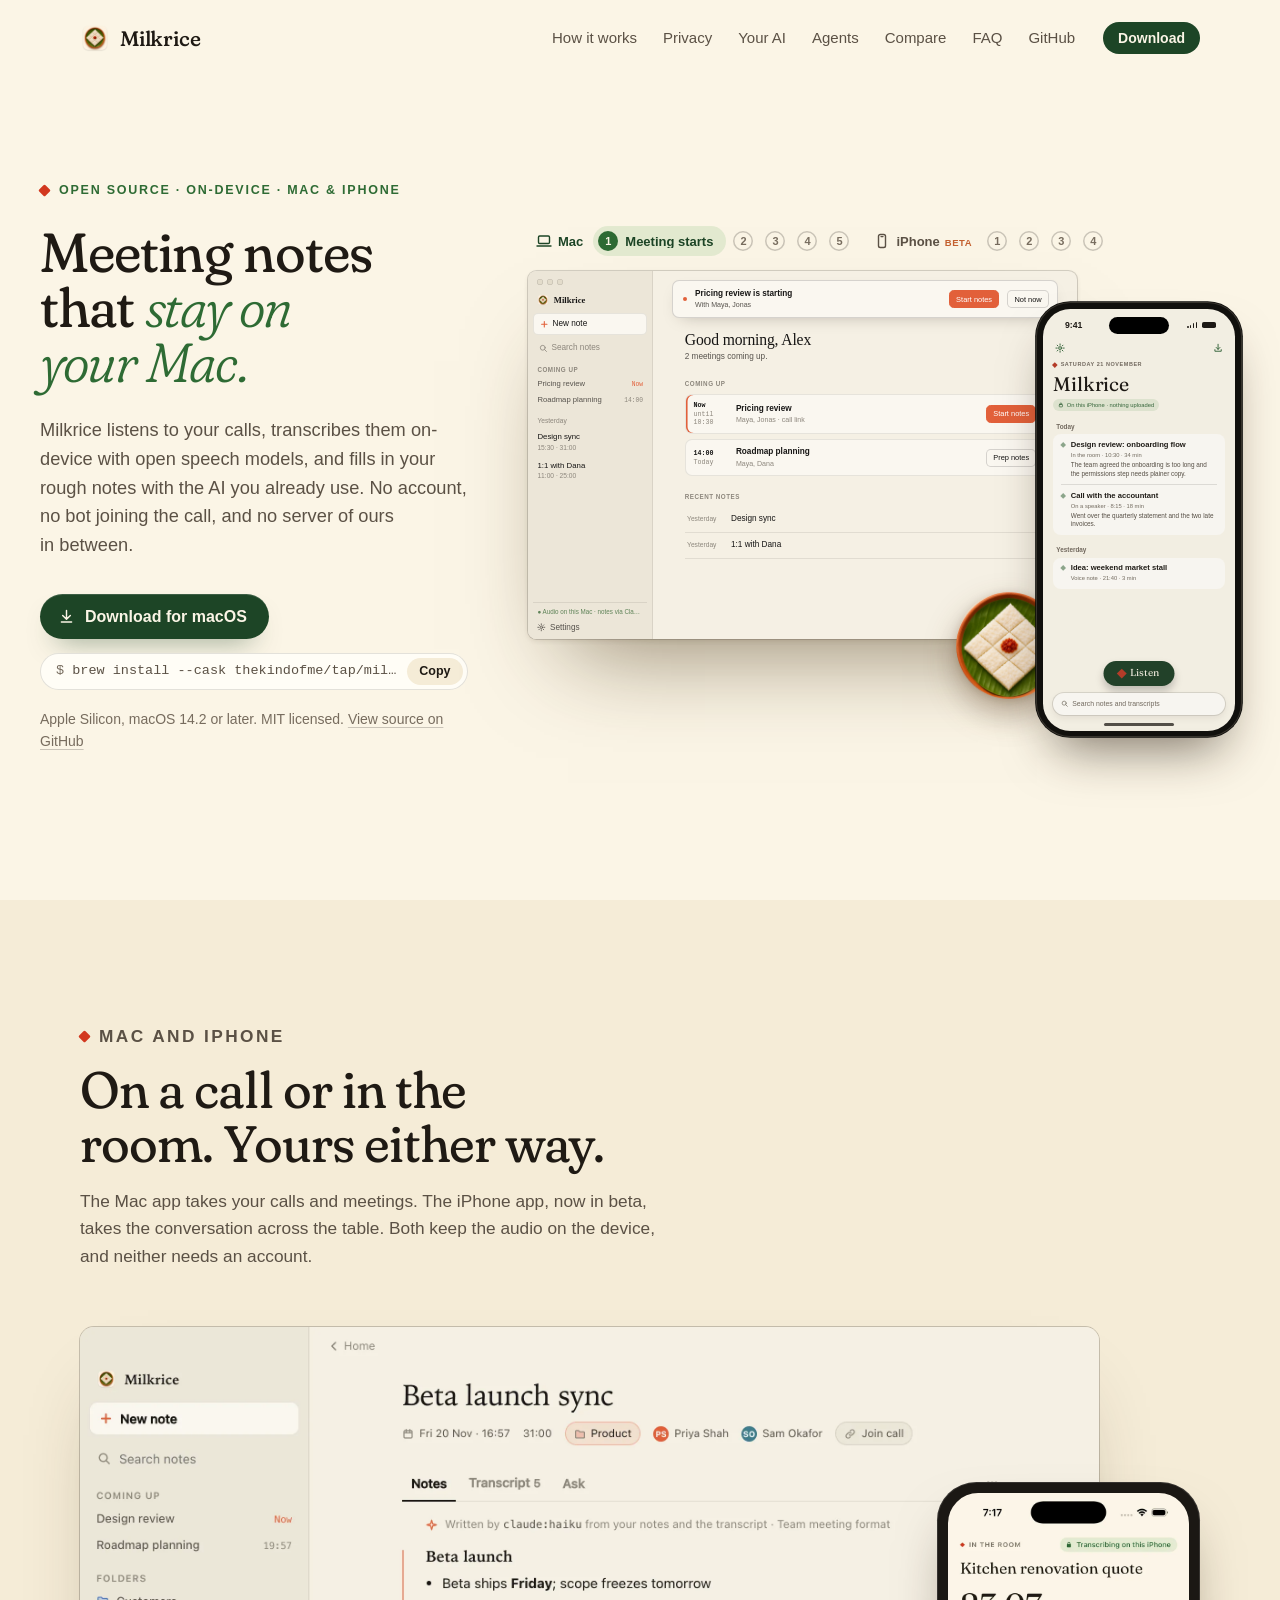
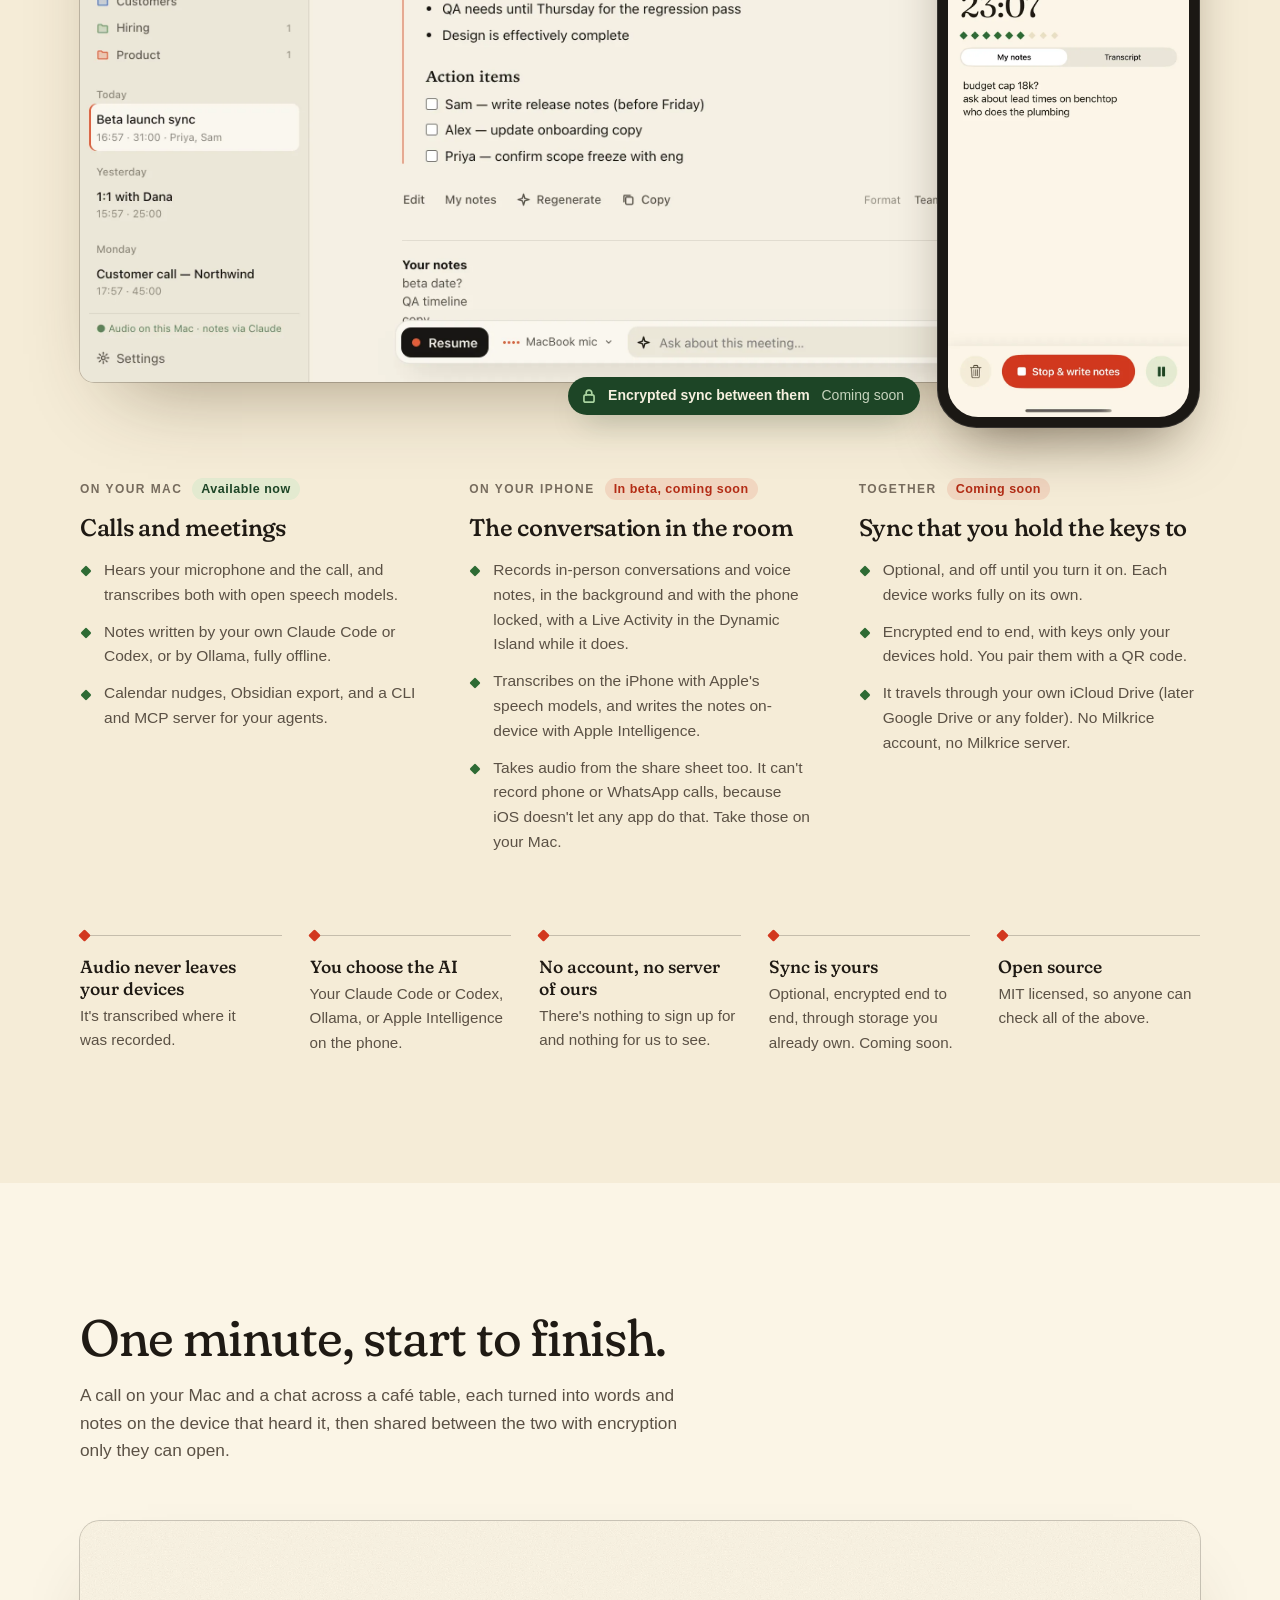
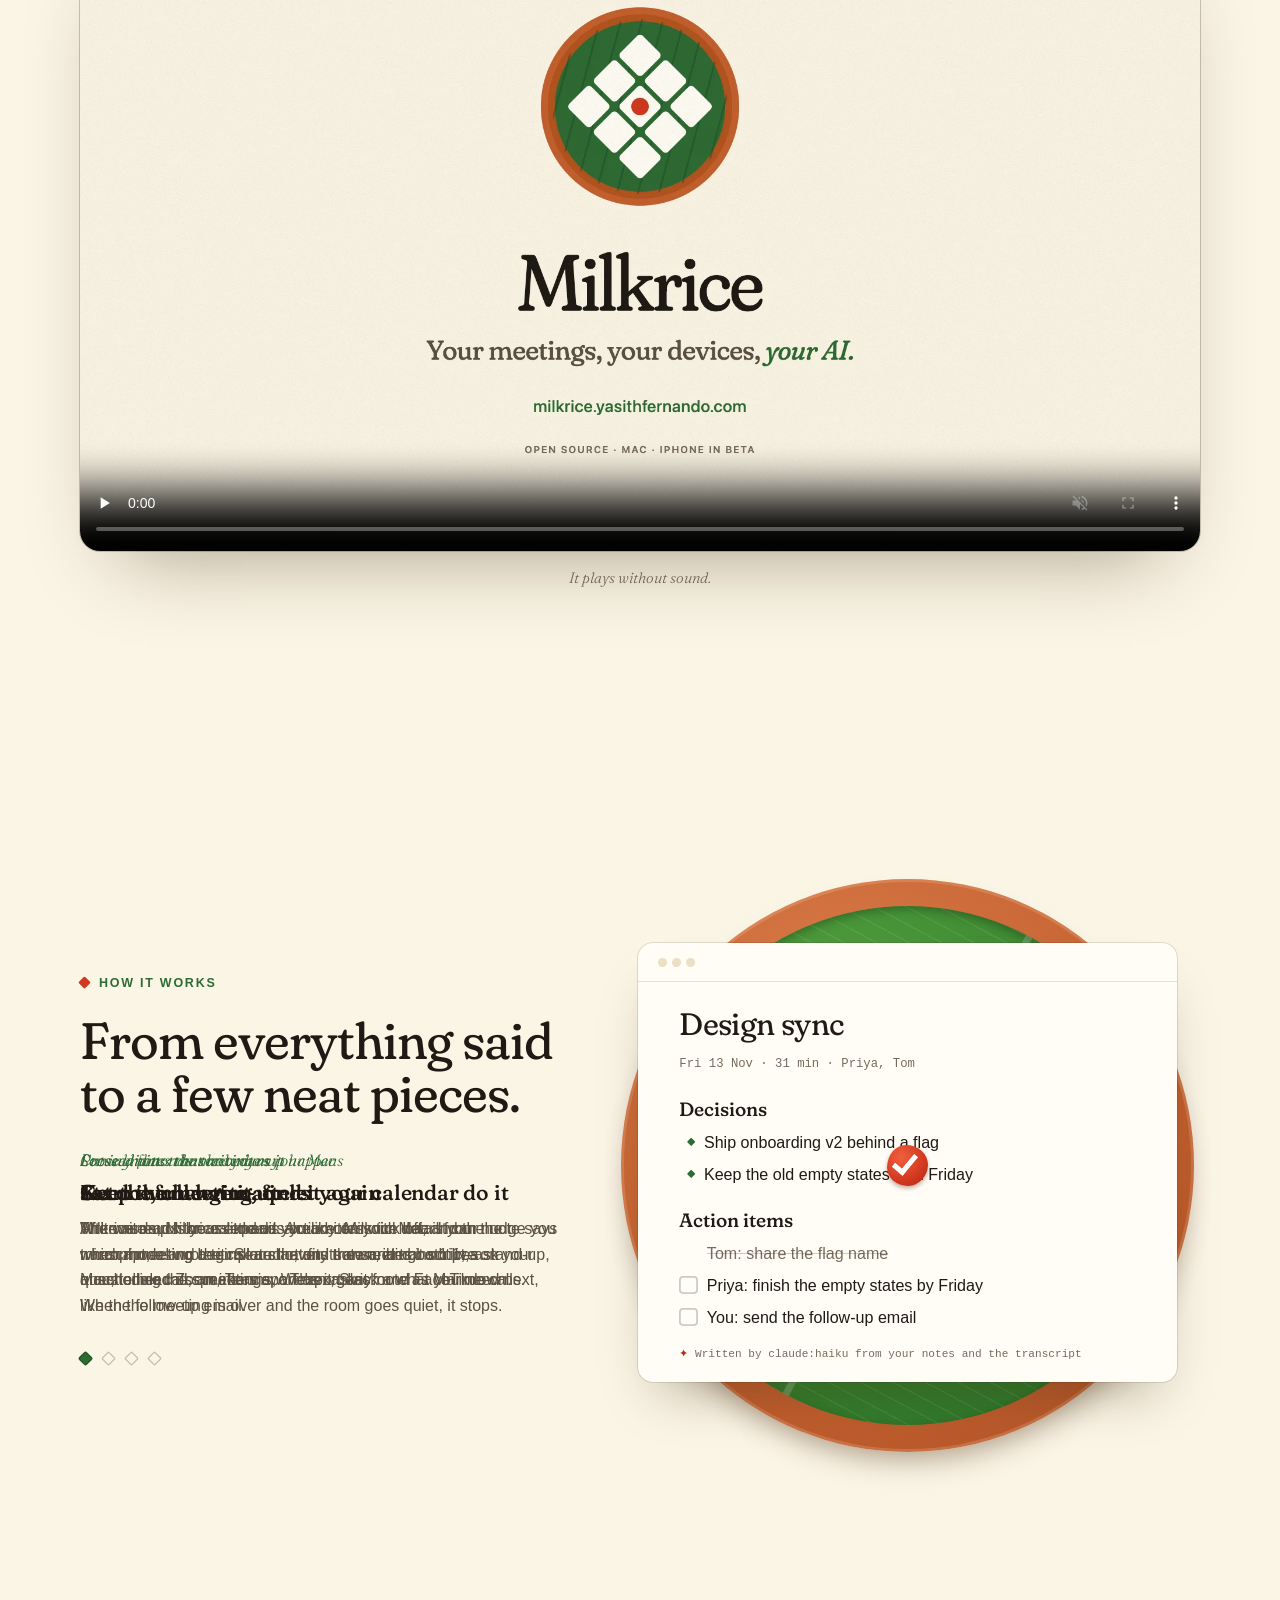
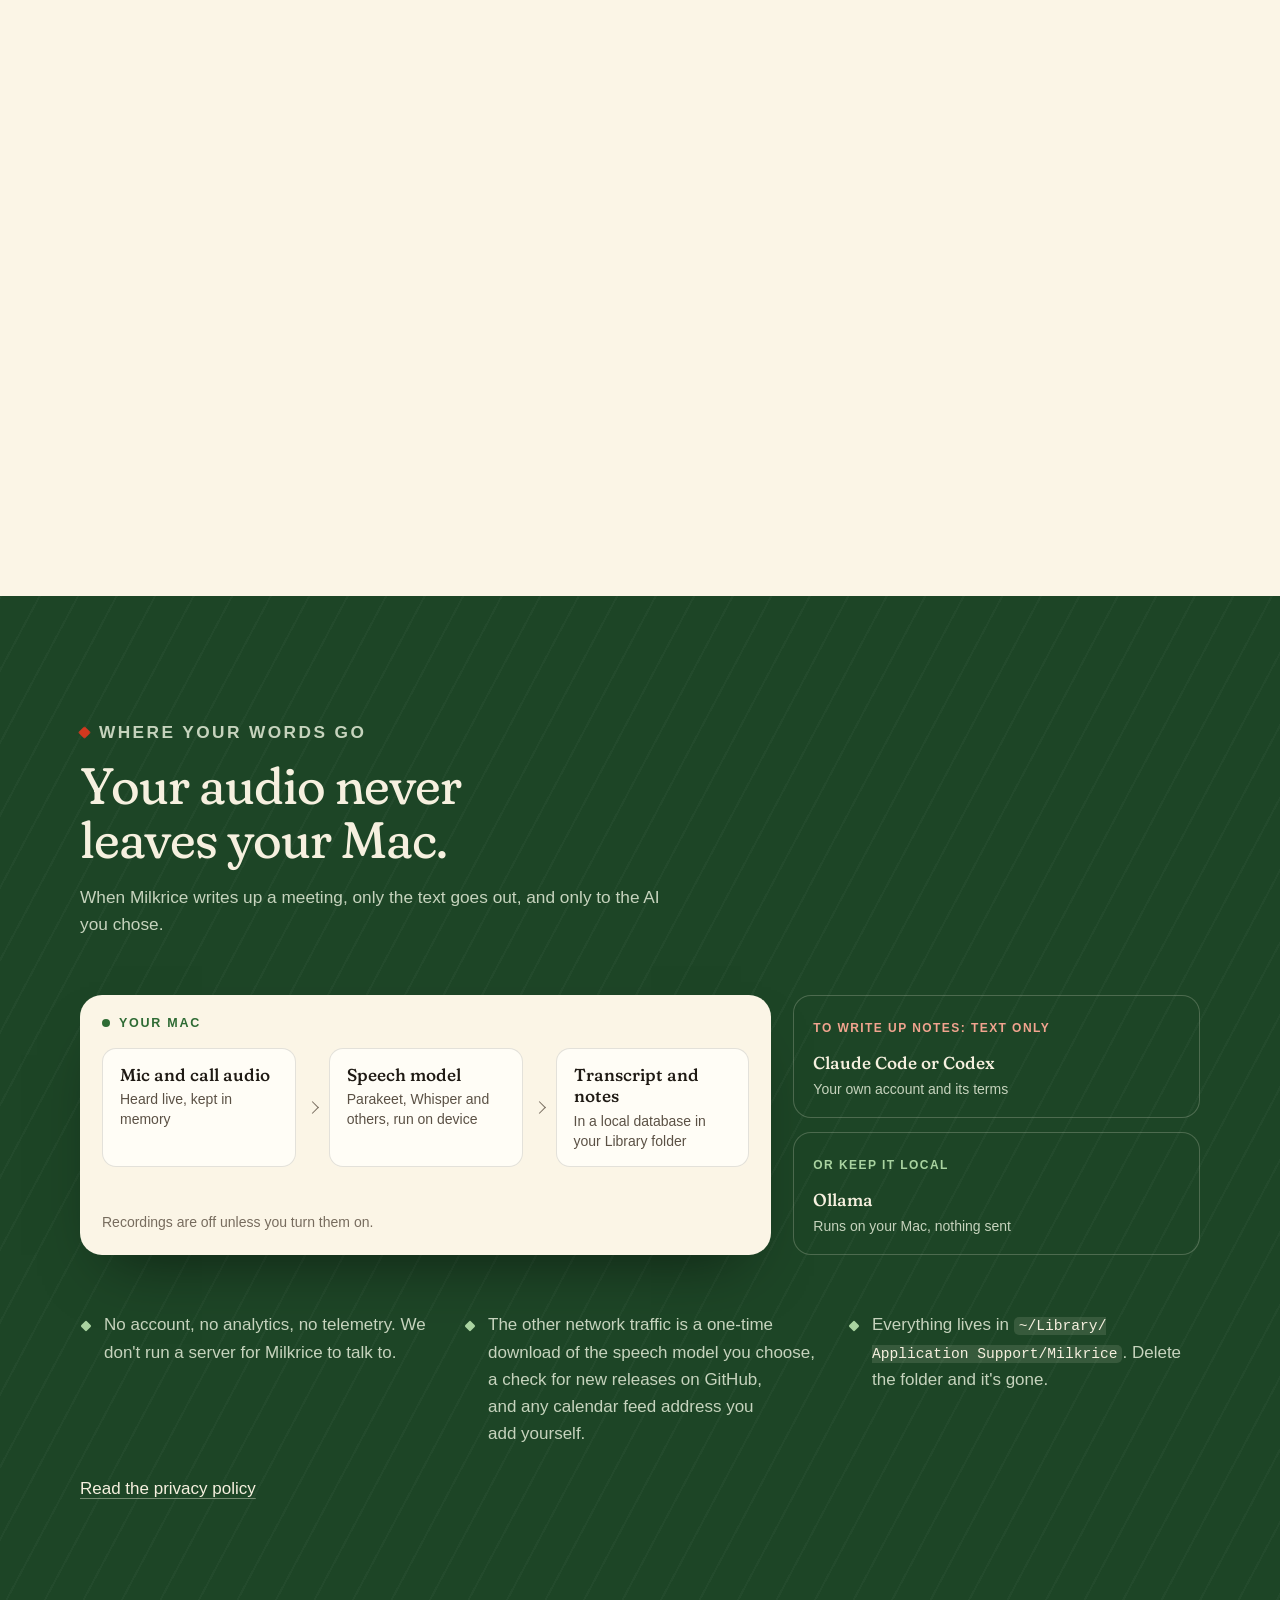
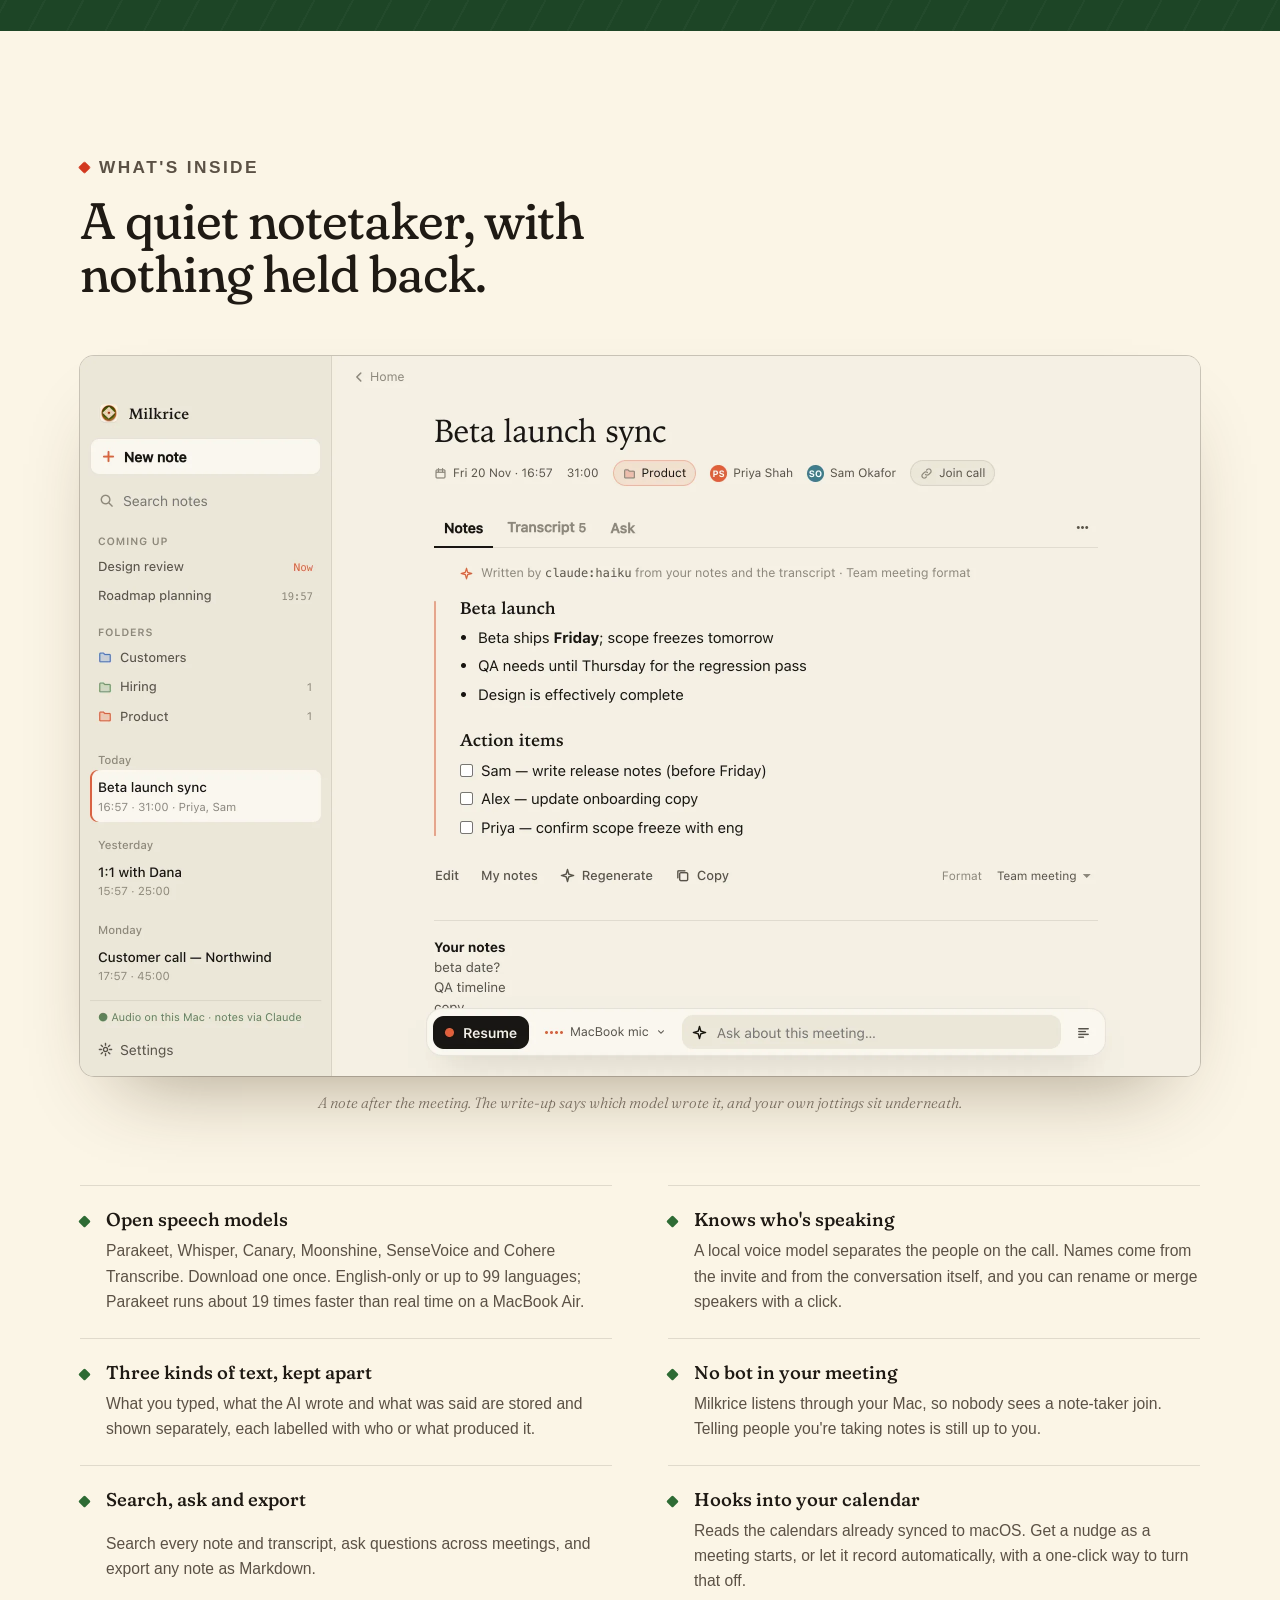
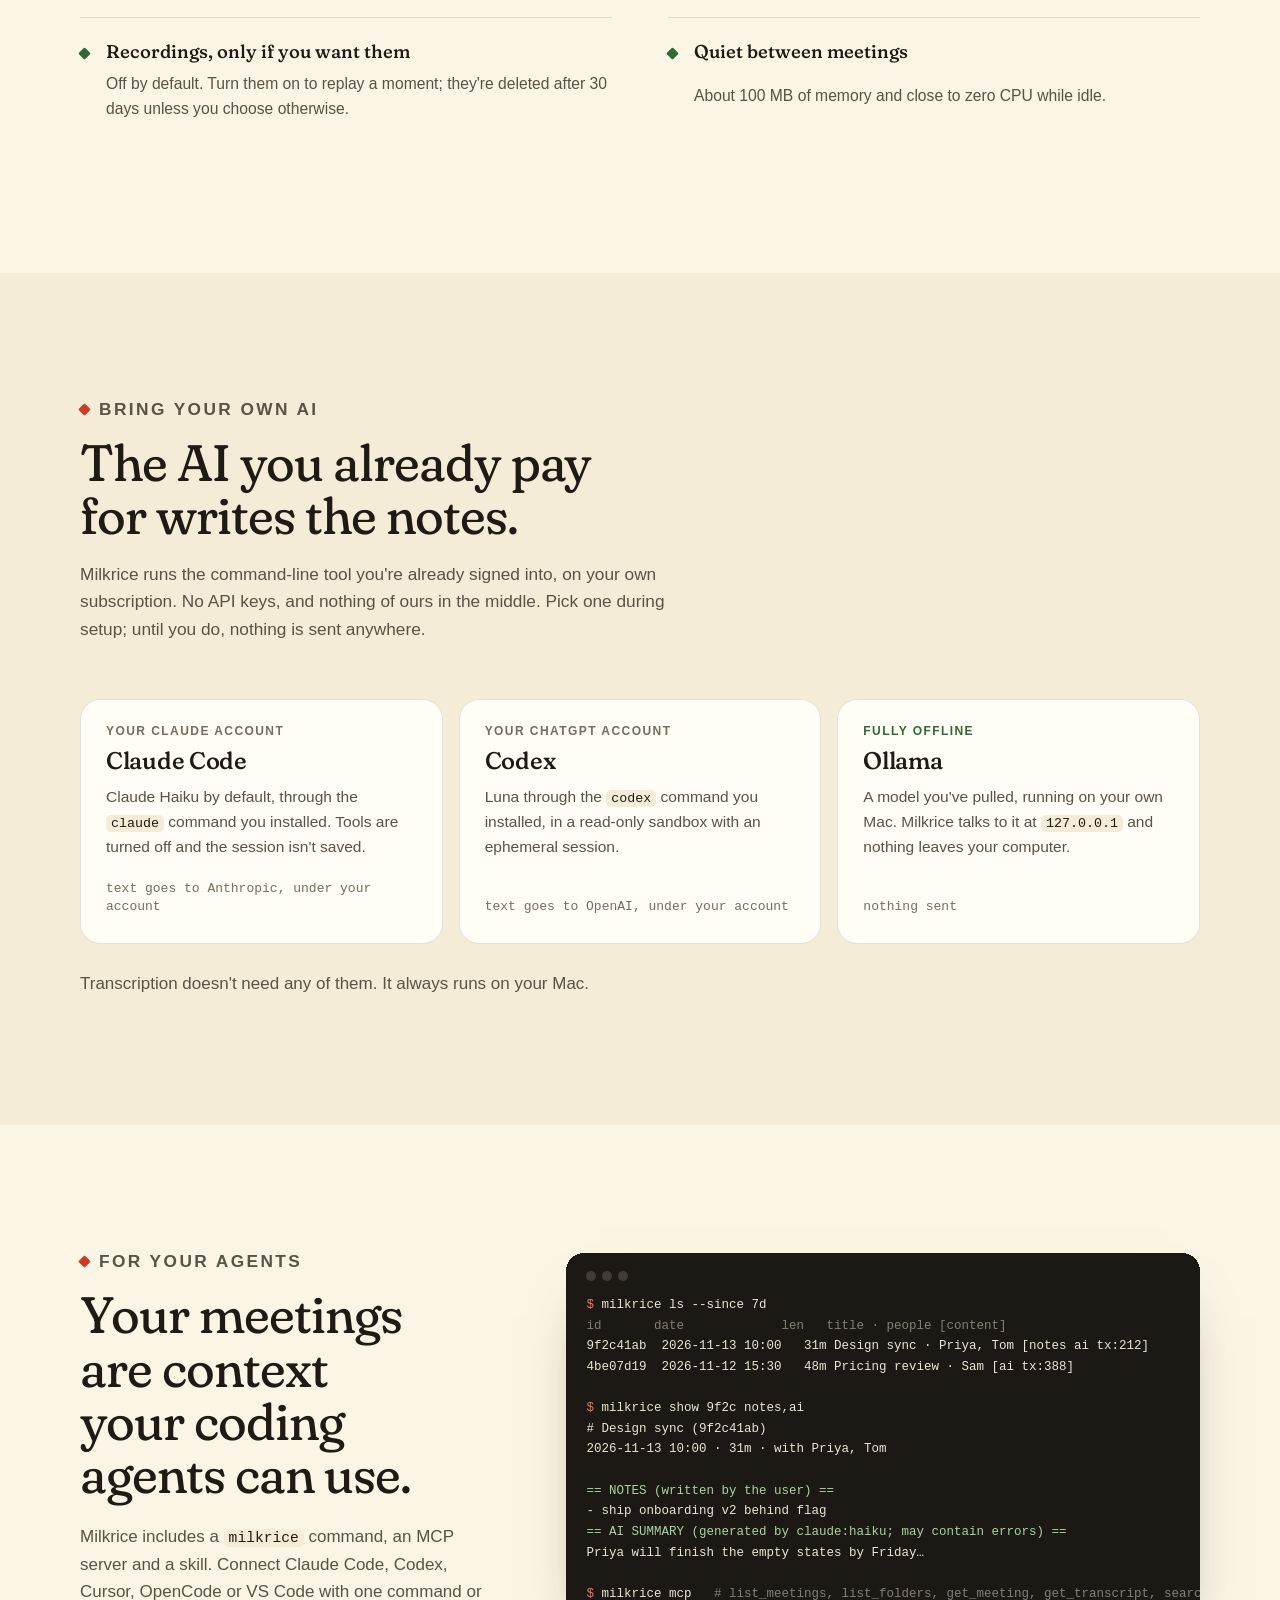
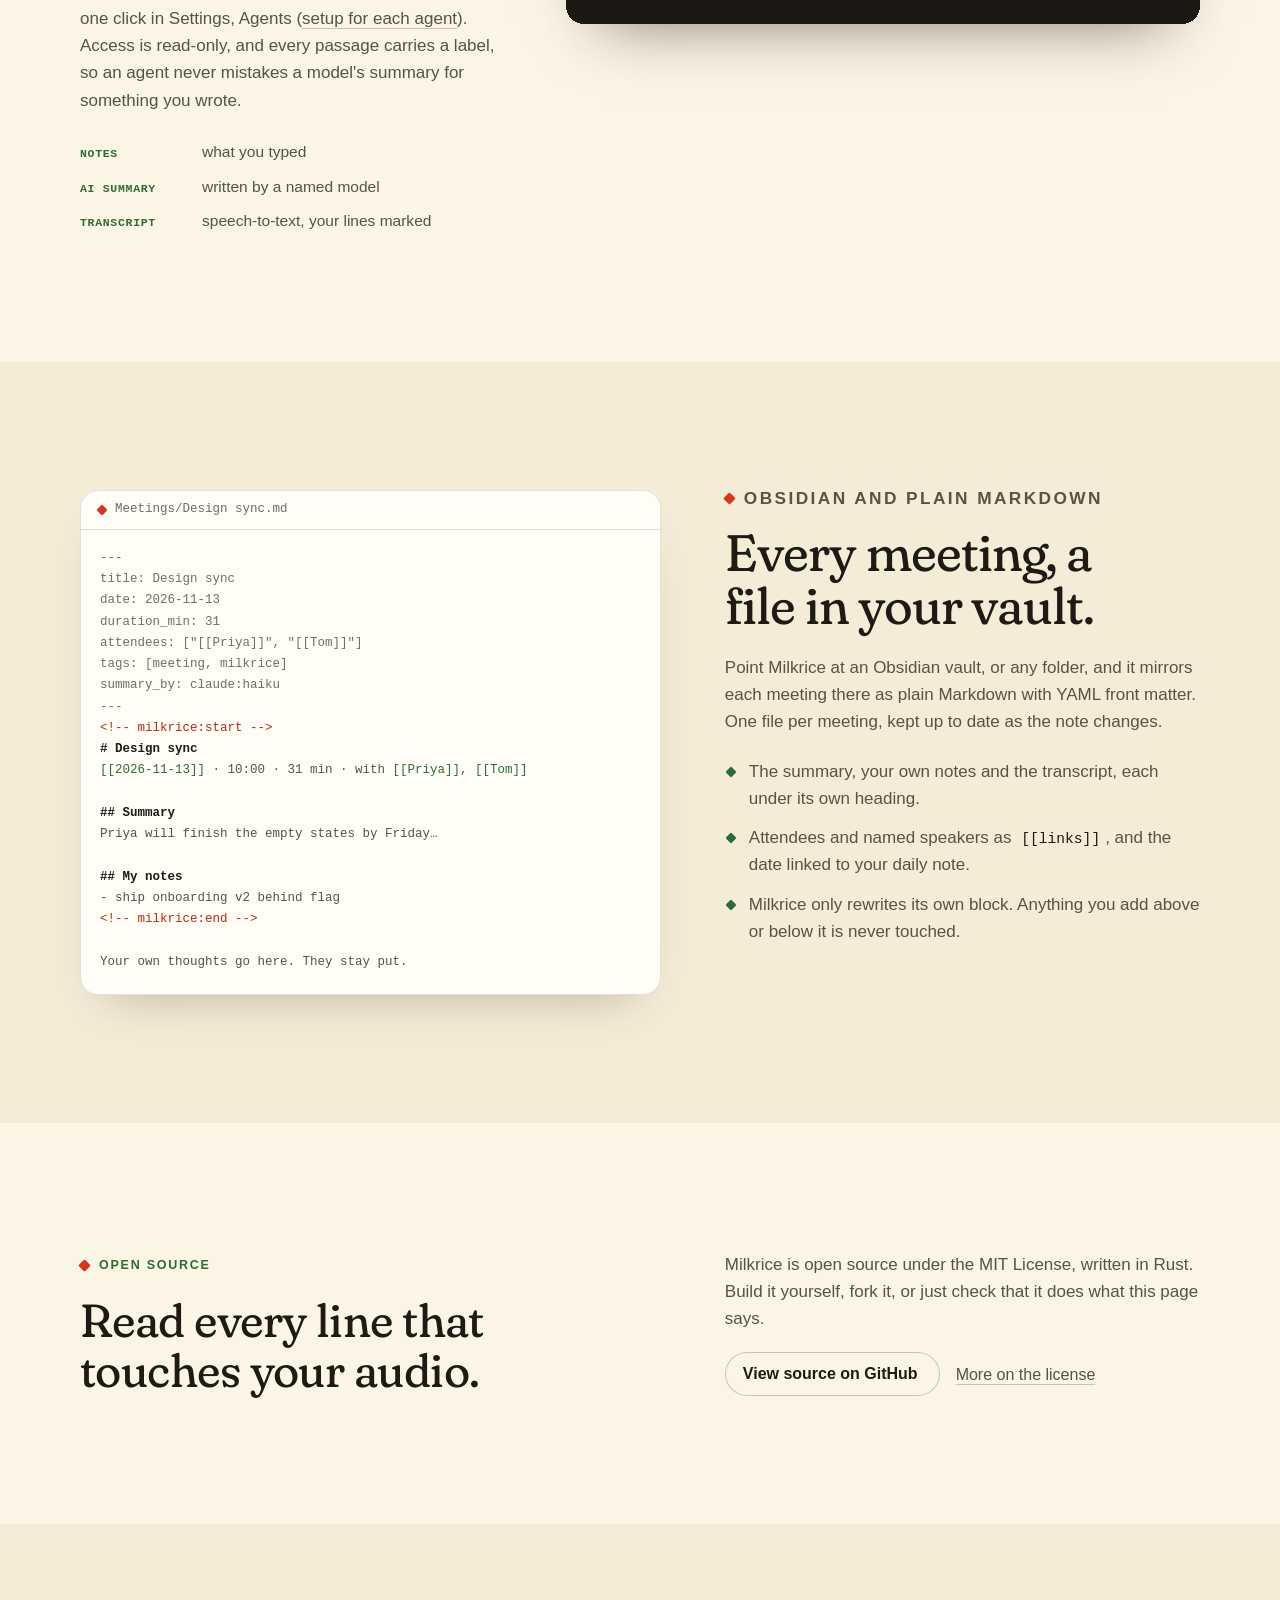
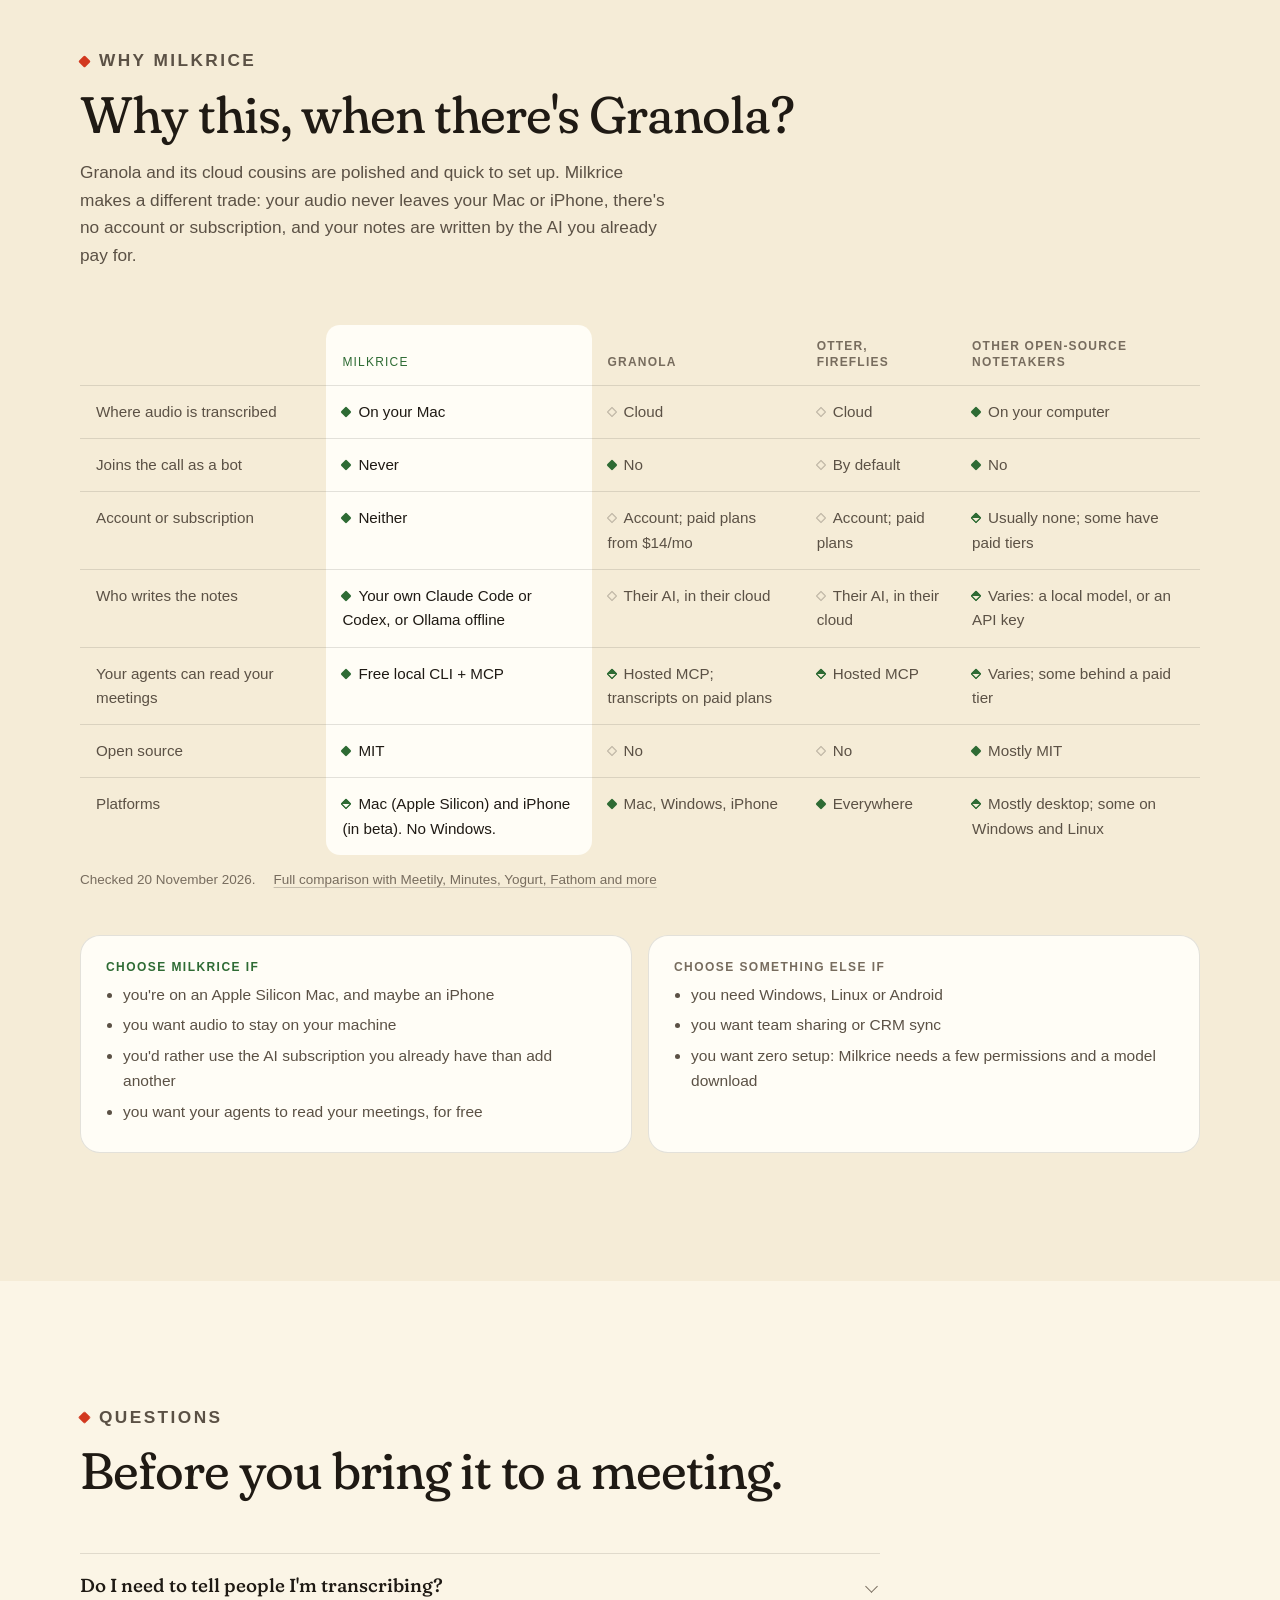
<file: site/index.html>
<!doctype html>
<html lang="en">
<head>
<meta charset="utf-8">
<link rel="canonical" href="https://milkrice.yasithfernando.com/">
<meta name="viewport" content="width=device-width, initial-scale=1, viewport-fit=cover">
<title>Milkrice — meeting notes that stay on your Mac</title>
<meta name="description" content="Milkrice is a local-first meeting notes app for macOS. It transcribes on your Mac with open speech models, writes up your notes with the AI you already use, and needs no account.">
<meta name="theme-color" content="#fbf5e6" media="(prefers-color-scheme: light)">
<meta name="theme-color" content="#14120e" media="(prefers-color-scheme: dark)">
<meta property="og:title" content="Milkrice">
<meta property="og:description" content="Meeting notes that stay on your Mac.">
<meta property="og:image" content="https://milkrice.yasithfernando.com/assets/apple-touch-icon.png">
<link rel="icon" href="assets/favicon.png" type="image/png">
<link rel="apple-touch-icon" href="assets/apple-touch-icon.png">
<link rel="preconnect" href="https://fonts.googleapis.com">
<link rel="preconnect" href="https://fonts.gstatic.com" crossorigin>
<link href="https://fonts.googleapis.com/css2?family=Fraunces:ital,opsz,wght,SOFT@0,9..144,300..600,100;1,9..144,300..600,100&display=swap" rel="stylesheet">
<link rel="stylesheet" href="css/site.css?v=22">
<script>(function(d){if(!matchMedia('(prefers-reduced-motion: reduce)').matches)d.className='live '+(window.CSS&&CSS.supports('animation-timeline: view()')&&!/[?&]nosda/.test(location.search)?'sda':'no-sda')})(document.documentElement)</script>
</head>
<body>
<a class="skip" href="#main">Skip to content</a>

<header class="top wrap">
  <a class="brand" href="./" aria-label="Milkrice home"><img src="assets/app-icon.webp" alt="" width="30" height="30">Milkrice</a>
  <nav class="nav" aria-label="Sections">
    <a href="#how">How it works</a>
    <a href="#privacy">Privacy</a>
    <a href="#ai">Your AI</a>
    <a href="#agents">Agents</a>
    <a href="#compare">Compare</a>
    <a href="#faq">FAQ</a>
    <a href="https://github.com/thekindofme/milkrice">GitHub</a>
  </nav>
  <a class="btn btn-sm" href="https://github.com/thekindofme/milkrice/releases/latest">Download</a>
</header>

<main id="main">
  <section class="hero wrap" aria-labelledby="h-hero">
    <div class="hero-copy">
      <p class="eyebrow"><span><span class="eb-os">Open source · </span>on-device · Mac &amp; iPhone</span></p>
      <h1 id="h-hero">Meeting notes that <em>stay on your Mac.</em></h1>
      <p class="lede">Milkrice listens to your calls, transcribes them on-device with open speech models, and fills in your rough notes with the AI you already use. No account, no bot joining the call, and no server of ours in between.</p>
      <div class="cta">
        <a class="btn" href="https://github.com/thekindofme/milkrice/releases/latest"><svg viewBox="0 0 20 20" fill="none" stroke="currentColor" stroke-width="1.7" stroke-linecap="round" stroke-linejoin="round" aria-hidden="true"><path d="M10 3v10M5.5 8.8 10 13.2l4.5-4.4M4 16.5h12"/></svg>Download for macOS</a>
        <span class="brew"><code id="brew">brew install --cask thekindofme/tap/milkrice</code><button type="button" data-copy="brew" aria-label="Copy the Homebrew command">Copy</button></span>
      </div>
      <p class="req">Apple Silicon, macOS 14.2 or later. MIT licensed. <a href="https://github.com/thekindofme/milkrice">View source on GitHub</a></p>
    </div>
    <figure class="demo" id="demo" data-step="5">
      <ol class="dsteps" aria-label="What the demo shows">
        <li class="dgrp" data-dev="mac"><button type="button" data-go="0" aria-label="Mac app"><svg viewBox="0 0 16 16" aria-hidden="true"><rect x="2.5" y="3" width="11" height="7.5" rx="1.2"/><path d="M1 13h14"/></svg><span>Mac</span></button></li>
        <li class="done" data-dev="mac"><button type="button" data-go="0"><b>1</b><span>Meeting starts</span></button></li>
        <li class="done" data-dev="mac"><button type="button" data-go="1"><b>2</b><span>Transcribed on your Mac</span></button></li>
        <li class="done" data-dev="mac"><button type="button" data-go="2"><b>3</b><span>You jot notes</span></button></li>
        <li class="done" data-dev="mac"><button type="button" data-go="3"><b>4</b><span>Your AI writes it up</span></button></li>
        <li class="on" data-dev="mac"><button type="button" data-go="4"><b>5</b><span>Agents can ask</span></button></li>
        <li class="dgrp" data-dev="phone"><button type="button" data-go="5" aria-label="iPhone app, in beta"><svg viewBox="0 0 16 16" aria-hidden="true"><rect x="4.5" y="1.5" width="7" height="13" rx="1.8"/><path d="M7 3.6h2"/></svg><span>iPhone<em>beta</em></span></button></li>
        <li data-dev="phone"><button type="button" data-go="5"><b>1</b><span>Tap Listen in the room</span></button></li>
        <li data-dev="phone"><button type="button" data-go="6"><b>2</b><span>Transcribed on your iPhone</span></button></li>
        <li data-dev="phone"><button type="button" data-go="7"><b>3</b><span>Keeps going when locked</span></button></li>
        <li data-dev="phone"><button type="button" data-go="8"><b>4</b><span>Written up on the phone</span></button></li>
      </ol>
      <div class="dw-wrap">
        <div class="dw" role="img" aria-label="A looping demo of the Milkrice window. A calendar meeting called Pricing review starts and Milkrice offers to take notes. It transcribes three speakers live on the Mac while the user types a few rough notes. When the call ends, the notes are written up with decisions and action items by Claude Code. Finally a coding agent in a terminal asks what was decided and gets the answer from the milkrice command.">
          <div class="dw-side dw-fade" aria-hidden="true">
            <div class="dw-lights"><i></i><i></i><i></i></div>
            <div class="dw-brand"><img src="assets/app-icon.webp" alt="" width="15" height="15">Milkrice</div>
            <div class="dw-new"><svg viewBox="0 0 16 16"><path d="M8 3v10M3 8h10"/></svg>New note</div>
            <div class="dw-search"><svg viewBox="0 0 16 16"><circle cx="7" cy="7" r="4.5"/><path d="M10.5 10.5 14 14"/></svg>Search notes</div>
            <div class="dw-gl">Coming up</div>
            <div class="dw-ev"><span>Pricing review</span><em class="now">Now</em></div>
            <div class="dw-ev"><span>Roadmap planning</span><em>14:00</em></div>
            <div class="dw-gl day dw-newday">Today</div>
            <div class="dw-it cur"><b>Pricing review</b><small data-d="curSub">10:00 · 7:31 · Maya, Jonas</small><i class="dot pulse" data-d="curDot" hidden></i></div>
            <div class="dw-gl day">Yesterday</div>
            <div class="dw-it"><b>Design sync</b><small>15:30 · 31:00</small></div>
            <div class="dw-it"><b>1:1 with Dana</b><small>11:00 · 25:00</small></div>
            <div class="dw-foot"><small>● Audio on this Mac · notes via Claude</small><div><svg viewBox="0 0 16 16"><circle cx="8" cy="8" r="2.2"/><path d="M8 1.5v2M8 12.5v2M1.5 8h2M12.5 8h2M3.4 3.4l1.4 1.4M11.2 11.2l1.4 1.4M3.4 12.6l1.4-1.4M11.2 4.8l1.4-1.4"/></svg>Settings</div></div>
          </div>
          <div class="dw-main dw-fade" aria-hidden="true">
            <div class="dbanner" data-d="banner"><i class="dot pulse"></i><div><b>Pricing review is starting</b><small>With Maya, Jonas</small></div><span class="dbtn ember" data-d="bStart">Start notes</span><span class="dbtn">Not now</span></div>
            <div class="dv dv-home" data-d="vHome">
              <div class="dhello">Good morning, Alex</div>
              <div class="dsub">2 meetings coming up.</div>
              <div class="dsec">Coming up</div>
              <div class="dcard now"><div class="tm"><b>Now</b>until 10:30</div><div><strong>Pricing review</strong><small>Maya, Jonas · call link</small></div><span class="dbtn ember">Start notes</span></div>
              <div class="dcard"><div class="tm"><b>14:00</b>Today</div><div><strong>Roadmap planning</strong><small>Maya, Dana</small></div><span class="dbtn">Prep notes</span></div>
              <div class="dsec">Recent notes</div>
              <div class="drow"><span>Yesterday</span><b>Design sync</b></div>
              <div class="drow"><span>Yesterday</span><b>1:1 with Dana</b></div>
            </div>
            <div class="dv dv-note on" data-d="vNote">
              <div class="dtitle">Pricing review</div>
              <div class="dmeta"><span><svg viewBox="0 0 16 16"><rect x="2.5" y="3.5" width="11" height="10" rx="2"/><path d="M2.5 6.5h11M5.5 2v3M10.5 2v3"/></svg>Today · 10:00</span><span data-d="dur">7:31</span><span><i style="background:#e2603a">M</i>Maya</span><span><i style="background:#3f7d8c">J</i>Jonas</span></div>
              <div class="dtabs"><span class="on" data-d="tNotes">Notes</span><span data-d="tTx">Transcript <small data-d="txN">7</small></span><span>Ask</span></div>
              <div class="dpanes">
                <div class="dp" data-d="pTx">
                  <div class="dline on"><time>00:22</time><div><b><i style="background:#e2603a"></i>Maya</b><p>Okay, pricing. Do we keep the free tier?</p></div></div>
                  <div class="dline me on"><time>01:21</time><div><b><i style="background:var(--d-ink)"></i>You</b><p>I'd keep it, but cap it at three projects.</p></div></div>
                  <div class="dline on"><time>02:17</time><div><b><i style="background:#3f7d8c"></i>Jonas</b><p>Agreed. Annual gets two months free. I'll update the billing copy.</p></div></div>
                  <div class="dline on"><time>03:16</time><div><b><i style="background:#e2603a"></i>Maya</b><p>Then the new pricing page ships Thursday.</p></div></div>
                  <div class="dcue" data-d="cue"><span class="dbars them"><i></i><i></i><i></i><i></i></span>Listening on this Mac</div>
                </div>
                <div class="dp on" data-d="pNotes">
                  <div data-d="raw" hidden>
                    <div class="dsheet"><div class="dtyped"><span data-d="typed">keep free tier, cap at 3
annual = 2 months free
new page thurs</span><i class="dcaret" data-d="caret"></i></div></div>
                    <div class="dbusy" data-d="busy"><i></i>Writing notes with Claude Code…</div>
                  </div>
                  <div data-d="done">
                    <div class="dsrc"><svg viewBox="0 0 16 16"><path d="M8 1.5 9.4 6.6 14.5 8 9.4 9.4 8 14.5 6.6 9.4 1.5 8l5.1-1.4z"/></svg><span>Written by <code>claude:haiku</code> from your notes and the transcript</span></div>
                    <div class="dsheet dai" data-d="ai">
                      <h4 class="on">Decisions</h4>
                      <p class="li on">Keep the free tier, capped at three projects</p>
                      <p class="li on">Annual plans get two months free</p>
                      <h4 class="on">Action items</h4>
                      <p class="task on">Maya: ship the new pricing page Thursday</p>
                      <p class="task on">Jonas: update the billing copy</p>
                    </div>
                    <div class="dyours on" data-d="yours"><b>Your notes</b>keep free tier, cap at 3<br>annual = 2 months free<br>new page thurs</div>
                  </div>
                </div>
              </div>
            </div>
            <div class="ddock on" data-d="dock">
              <span class="drec"><i class="dot pulse"></i>REC</span><span class="dtimer" data-d="timer">07:31</span>
              <span class="dstop" data-d="stop"><i></i><span data-d="stopL">Resume</span></span>
              <span class="ddev"><span class="dbars"><i></i><i></i><i></i><i></i></span><span>MacBook mic</span></span>
              <span class="ddev them"><span class="dbars them"><i></i><i></i><i></i></span><span>call</span></span>
              <span class="dask"><svg viewBox="0 0 16 16"><path d="M8 1.5 9.4 6.6 14.5 8 9.4 9.4 8 14.5 6.6 9.4 1.5 8l5.1-1.4z"/></svg><span>Ask about this meeting…</span></span>
            </div>
          </div>
        </div>
        <div class="dterm dw-fade on" data-d="term" aria-hidden="true">
          <div class="dterm-bar"><i></i><i></i><i></i><span>claude · ~/code/pricing-page</span></div>
          <p class="q"><b>&gt;</b> <span data-d="q">what did we decide about the free tier?</span><i class="dcaret" data-d="qCaret"></i></p>
          <p class="tool on" data-d="tool"><b>⏺</b> milkrice search "free tier" --in ai</p>
          <p class="ans on" data-d="ans">Keep it, capped at three projects. Decided in today's Pricing review; Maya ships the new page Thursday.</p>
        </div>
        <div class="dph dw-fade" data-p="phone" role="img" aria-label="A looping demo of Milkrice on an iPhone. Someone taps Listen and picks In the room, and the conversation is transcribed live on the iPhone. The phone is locked and keeps listening, with a Live Activity on the lock screen. When they tap Stop and write notes, Apple Intelligence writes up the notes on the phone with decisions and action items.">
          <div class="dph-screen" aria-hidden="true">
            <div class="dph-island"></div>
            <div class="dph-status"><b>9:41</b><span><i></i><i></i><i></i><i></i><em></em></span></div>
            <div class="pv pv-home on" data-p="vHome">
              <div class="ph-bar"><svg viewBox="0 0 16 16"><circle cx="8" cy="8" r="2.2"/><path d="M8 1.5v2M8 12.5v2M1.5 8h2M12.5 8h2M3.4 3.4l1.4 1.4M11.2 11.2l1.4 1.4M3.4 12.6l1.4-1.4M11.2 4.8l1.4-1.4"/></svg><svg viewBox="0 0 16 16"><path d="M8 2v8M5 7l3 3 3-3M3 10.5V13h10v-2.5"/></svg></div>
              <div class="ph-eb">Saturday 21 November</div>
              <div class="ph-big">Milkrice</div>
              <span class="ph-badge"><svg viewBox="0 0 16 16"><rect x="3.5" y="7" width="9" height="6.5" rx="1.6"/><path d="M5.5 7V5.2a2.5 2.5 0 0 1 5 0V7"/></svg>On this iPhone · nothing uploaded</span>
              <div class="ph-sec">Today</div>
              <div class="ph-list">
                <div class="ph-row"><i></i><div><b>Design review: onboarding flow</b><small>In the room · 10:30 · 34 min</small><p>The team agreed the onboarding is too long and the permissions step needs plainer copy.</p></div></div>
                <div class="ph-row"><i></i><div><b>Call with the accountant</b><small>On a speaker · 8:15 · 18 min</small><p>Went over the quarterly statement and the two late invoices.</p></div></div>
              </div>
              <div class="ph-sec">Yesterday</div>
              <div class="ph-list">
                <div class="ph-row"><i></i><div><b>Idea: weekend market stall</b><small>Voice note · 21:40 · 3 min</small></div></div>
              </div>
              <div class="ph-listen" data-p="listen"><i></i>Listen</div>
              <div class="ph-search"><svg viewBox="0 0 16 16"><circle cx="7" cy="7" r="4.5"/><path d="M10.5 10.5 14 14"/></svg>Search notes and transcripts</div>
              <div class="ph-sheet" data-p="sheet">
                <div class="ph-grab"></div>
                <div class="ph-q">What are you listening to?</div>
                <div class="ph-opt on"><svg viewBox="0 0 16 16"><circle cx="5.5" cy="5.5" r="2.2"/><circle cx="11" cy="6" r="1.8"/><path d="M1.5 13c.4-2.4 2-3.6 4-3.6s3.6 1.2 4 3.6M10 9.6c1.9 0 3.2 1 3.6 3.1"/></svg><div><b>In the room</b><small>A meeting, a class, a chat over tea. Put the phone face-up between you.</small></div><em></em></div>
                <div class="ph-opt"><svg viewBox="0 0 16 16"><path d="M2.5 6v4h2.5l3.5 3V3L5 6zM11 5.5a3.5 3.5 0 0 1 0 5M12.8 3.6a6 6 0 0 1 0 8.8"/></svg><div><b>Call on a nearby speaker</b><small>A call playing on your laptop or another phone, next to this iPhone.</small></div><em></em></div>
                <div class="ph-opt"><svg viewBox="0 0 16 16"><path d="M2 8h1.5M4.8 5.5v5M7.4 3v10M10 5v6M12.6 6.5v3M14 8h.5"/></svg><div><b>Voice note</b><small>Talk to yourself. Milkrice tidies it into a note.</small></div><em></em></div>
                <div class="ph-go" data-p="go"><i></i>Start listening</div>
              </div>
            </div>
            <div class="pv pv-rec" data-p="vRec">
              <div class="ph-top"><span class="ph-eb">In the room</span><span class="ph-badge"><svg viewBox="0 0 16 16"><rect x="3.5" y="7" width="9" height="6.5" rx="1.6"/><path d="M5.5 7V5.2a2.5 2.5 0 0 1 5 0V7"/></svg>Transcribing on this iPhone</span></div>
              <div class="ph-title">Kitchen renovation quote</div>
              <div class="ph-timer" data-p="timer">23:07</div>
              <div class="ph-dia"><i></i><i></i><i></i><i></i><i></i><i></i><i></i><i></i><i></i></div>
              <div class="ph-seg"><span>My notes</span><span class="on">Transcript</span></div>
              <div class="ph-tx">
                <div class="pline on"><b>Room <time>1:21</time></b><span>So if we keep the existing layout, the plumbing stays where it is, which saves a lot.</span></div>
                <div class="pline on"><b>Room <time>4:38</time></b><span>Right, and that brings the total under eighteen thousand including the cabinets.</span></div>
                <div class="pline on"><b>Room <time>7:52</time></b><span>Engineered stone is out now, so we'd quote a porcelain slab.</span></div>
              </div>
              <div class="ph-bottom"><span class="ph-round"><svg viewBox="0 0 16 16"><path d="M3 4.5h10M6.5 4.5V3h3v1.5M4.5 4.5l.6 8.5h5.8l.6-8.5"/></svg></span><span class="ph-stop" data-p="stop"><i></i>Stop &amp; write notes</span><span class="ph-round leaf"><b></b><b></b></span></div>
            </div>
            <div class="pv pv-lock" data-p="vLock">
              <div class="pl-date">Saturday 21 November</div>
              <div class="pl-time">9:52</div>
              <div class="pl-act">
                <div class="pl-act-h"><i></i><b>Milkrice is listening</b><span data-p="lTimer">12:40</span></div>
                <p>“Engineered stone is out now, so we'd quote a porcelain slab.”</p>
                <div class="pl-act-b"><span><b></b><b></b>Pause</span><span class="stop"><i></i>Stop &amp; write notes</span></div>
              </div>
              <div class="pl-foot"><i></i><i></i></div>
            </div>
            <div class="pv pv-note" data-p="vNote">
              <div class="ph-eb">In the room</div>
              <div class="ph-title big">Kitchen renovation quote</div>
              <div class="ph-meta">21 Nov 2026 at 9:41 · 23 min</div>
              <span class="ph-pill" data-p="pPill"><svg viewBox="0 0 16 16"><path d="M8 1.5 9.4 6.6 14.5 8 9.4 9.4 8 14.5 6.6 9.4 1.5 8l5.1-1.4z"/></svg>Writing notes</span>
              <div class="ph-seg"><span class="on">Notes</span><span>Transcript</span></div>
              <div class="ph-card ph-busy" data-p="pBusy"><i></i>Writing notes on this iPhone…</div>
              <div class="ph-card ph-ai" data-p="pAi">
                <div class="ph-ai-h"><svg viewBox="0 0 16 16"><path d="M8 1.5 9.4 6.6 14.5 8 9.4 9.4 8 14.5 6.6 9.4 1.5 8l5.1-1.4z"/></svg><b>AI notes</b><small>Apple Intelligence (on-device)</small></div>
                <p class="sum on">Keeping the existing layout brings the kitchen in under $18k.</p>
                <h4 class="on">Decisions</h4>
                <p class="li on">Keep the layout and the plumbing where they are</p>
                <p class="li on">Porcelain slab benchtop instead of stone</p>
                <h4 class="on">Action items</h4>
                <p class="task on">Send the revised quote with the porcelain slab</p>
                <p class="task on">Confirm the benchtop lead time</p>
              </div>
              <div class="ph-yours" data-p="pYours"><b>My notes</b>budget cap 18k?<br>ask about lead times on benchtop<br>who does the plumbing</div>
            </div>
            <div class="dph-home"></div>
          </div>
        </div>
        <div class="hero-stage"><div class="hero-plate"><img src="assets/plate.webp" alt="A clay plate lined with banana leaf, holding nine diamond-shaped pieces of milk rice with a spoonful of red chili sambol in the centre." width="880" height="880"></div>
          <svg class="steam" viewBox="0 0 200 200" aria-hidden="true" focusable="false">
          <defs><filter id="steam-blur" x="-50%" y="-50%" width="200%" height="200%"><feGaussianBlur stdDeviation="4.5"/></filter></defs>
          <g filter="url(#steam-blur)" fill="none" stroke-linecap="round">
            <path class="w w1" d="M78 150 C66 128 92 116 80 94 C70 76 90 64 82 44"/>
            <path class="w w2" d="M100 156 C112 132 88 118 102 96 C114 76 92 62 104 38"/>
            <path class="w w3" d="M122 150 C134 130 110 114 122 92 C132 74 114 62 120 46"/>
            <path class="w w4" d="M90 140 C98 122 84 108 94 90 C102 76 90 66 96 54"/>
          </g>
        </svg></div>
      </div>
    </figure>
  </section>


  <section class="sec tint duo" id="devices" aria-labelledby="h-devices">
    <div class="wrap">
      <div class="sec-h rv">
        <p class="eyebrow">Mac and iPhone</p>
        <h2 id="h-devices">On a call or in the room. Yours either way.</h2>
        <p>The Mac app takes your calls and meetings. The iPhone app, now in beta, takes the conversation across the table. Both keep the audio on the device, and neither needs an account.</p>
      </div>
      <div class="duo-stage rv">
        <img class="duo-mac" src="assets/app-note.webp" alt="Milkrice on a Mac: a meeting note with AI-written decisions and action items beside the list of meetings." width="2240" height="1440" loading="lazy" decoding="async">
        <div class="duo-phone">
          <picture>
            <source srcset="assets/iphone-recording-dark.webp" media="(prefers-color-scheme: dark)" type="image/webp">
            <img src="assets/iphone-recording.webp" alt="Milkrice on an iPhone, recording a conversation in the room: a timer, a badge that says it is transcribing on this iPhone, and three lines of rough notes." width="660" height="1434" loading="lazy" decoding="async">
          </picture>
        </div>
        <p class="duo-sync"><svg viewBox="0 0 16 16" aria-hidden="true"><rect x="3.5" y="7" width="9" height="6.5" rx="1.6"/><path d="M5.5 7V5.2a2.5 2.5 0 0 1 5 0V7"/></svg><span><b>Encrypted sync between them</b> Coming soon</span></p>
      </div>
      <div class="duo-cols">
        <article class="rv">
          <span class="tagline"><b>On your Mac</b><i>Available now</i></span>
          <h3>Calls and meetings</h3>
          <ul class="ticks">
            <li>Hears your microphone and the call, and transcribes both with open speech models.</li>
            <li>Notes written by your own Claude Code or Codex, or by Ollama, fully offline.</li>
            <li>Calendar nudges, Obsidian export, and a CLI and MCP server for your agents.</li>
          </ul>
        </article>
        <article class="rv">
          <span class="tagline"><b>On your iPhone</b><i class="soon">In beta, coming soon</i></span>
          <h3>The conversation in the room</h3>
          <ul class="ticks">
            <li>Records in-person conversations and voice notes, in the background and with the phone locked, with a Live Activity in the Dynamic Island while it does.</li>
            <li>Transcribes on the iPhone with Apple's speech models, and writes the notes on-device with Apple Intelligence.</li>
            <li>Takes audio from the share sheet too. It can't record phone or WhatsApp calls, because iOS doesn't let any app do that. Take those on your Mac.</li>
          </ul>
        </article>
        <article class="rv">
          <span class="tagline"><b>Together</b><i class="soon">Coming soon</i></span>
          <h3>Sync that you hold the keys to</h3>
          <ul class="ticks">
            <li>Optional, and off until you turn it on. Each device works fully on its own.</li>
            <li>Encrypted end to end, with keys only your devices hold. You pair them with a QR code.</li>
            <li>It travels through your own iCloud Drive (later Google Drive or any folder). No Milkrice account, no Milkrice server.</li>
          </ul>
        </article>
      </div>
      <ul class="pillars rv" aria-label="What stays in your control">
        <li><b>Audio never leaves your devices</b>It's transcribed where it was recorded.</li>
        <li><b>You choose the AI</b>Your Claude Code or Codex, Ollama, or Apple Intelligence on the phone.</li>
        <li><b>No account, no server of ours</b>There's nothing to sign up for and nothing for us to see.</li>
        <li><b>Sync is yours</b>Optional, encrypted end to end, through storage you already own. Coming soon.</li>
        <li><b>Open source</b>MIT licensed, so anyone can check all of the above.</li>
      </ul>
    </div>
  </section>

  <section class="sec film" id="film" aria-labelledby="h-film" hidden>
    <div class="wrap">
      <div class="sec-h rv">
        <h2 id="h-film">One minute, start to finish.</h2>
        <p>A call on your Mac and a chat across a café table, each turned into words and notes on the device that heard it, then shared between the two with encryption only they can open.</p>
      </div>
      <figure class="film-fig rv">
        <div class="film-frame">
          <video poster="film/poster.webp" playsinline muted loop controls preload="none" width="1920" height="1080" aria-labelledby="h-film">
            <source src="film/film.webm" type="video/webm">
            <source src="film/film.mp4" type="video/mp4">
          </video>
        </div>
        <figcaption>It plays without sound.</figcaption>
      </figure>
    </div>
  </section>

  <section class="story" id="how" aria-labelledby="h-how">
    <div class="story-pin wrap">
      <div class="scene" aria-hidden="true">
        <div class="plate a"></div>
        <i class="g a" style="--sx:-42.0cqw;--sy:-4.5cqw;--sr:87deg;--hx:-18.7cqw;--hy:-7.4cqw;--hr:13deg"></i><i class="g a" style="--sx:-42.0cqw;--sy:-1.5cqw;--sr:91deg;--hx:11.5cqw;--hy:-21.6cqw;--hr:91deg"></i><i class="g a" style="--sx:-42.0cqw;--sy:1.5cqw;--sr:82deg;--hx:13.6cqw;--hy:-18.6cqw;--hr:16deg"></i><i class="g a" style="--sx:-42.0cqw;--sy:4.5cqw;--sr:89deg;--hx:26.3cqw;--hy:-1.8cqw;--hr:40deg"></i><i class="g a" style="--sx:-38.2cqw;--sy:-7.5cqw;--sr:92deg;--hx:13.9cqw;--hy:19.7cqw;--hr:71deg"></i><i class="g a" style="--sx:-38.2cqw;--sy:-4.5cqw;--sr:99deg;--hx:-30.4cqw;--hy:-3.6cqw;--hr:52deg"></i><i class="g a" style="--sx:-38.2cqw;--sy:-1.5cqw;--sr:84deg;--hx:-7.1cqw;--hy:-21.5cqw;--hr:147deg"></i><i class="g a" style="--sx:-38.2cqw;--sy:1.5cqw;--sr:84deg;--hx:-2.1cqw;--hy:8.3cqw;--hr:67deg"></i><i class="g a" style="--sx:-38.2cqw;--sy:4.5cqw;--sr:91deg;--hx:0.1cqw;--hy:-32.9cqw;--hr:37deg"></i><i class="g a" style="--sx:-38.2cqw;--sy:7.5cqw;--sr:93deg;--hx:4.3cqw;--hy:-9.7cqw;--hr:105deg"></i><i class="g a" style="--sx:-34.4cqw;--sy:-4.5cqw;--sr:89deg;--hx:-18.5cqw;--hy:3.5cqw;--hr:126deg"></i><i class="g a" style="--sx:-34.4cqw;--sy:-1.5cqw;--sr:85deg;--hx:1.8cqw;--hy:3.7cqw;--hr:158deg"></i><i class="g a" style="--sx:-34.4cqw;--sy:1.5cqw;--sr:94deg;--hx:-25.9cqw;--hy:10.0cqw;--hr:21deg"></i><i class="g a" style="--sx:-34.4cqw;--sy:4.5cqw;--sr:89deg;--hx:22.7cqw;--hy:-3.4cqw;--hr:88deg"></i><i class="g a" style="--sx:-30.5cqw;--sy:-3.0cqw;--sr:82deg;--hx:-3.6cqw;--hy:16.2cqw;--hr:103deg"></i><i class="g a" style="--sx:-30.5cqw;--sy:0.0cqw;--sr:97deg;--hx:-14.3cqw;--hy:0.3cqw;--hr:107deg"></i><i class="g a" style="--sx:-30.5cqw;--sy:3.0cqw;--sr:91deg;--hx:-14.4cqw;--hy:11.1cqw;--hr:170deg"></i><i class="g a" style="--sx:-26.7cqw;--sy:-7.5cqw;--sr:90deg;--hx:22.6cqw;--hy:-10.3cqw;--hr:126deg"></i><i class="g a" style="--sx:-26.7cqw;--sy:-4.5cqw;--sr:93deg;--hx:6.4cqw;--hy:30.5cqw;--hr:51deg"></i><i class="g a" style="--sx:-26.7cqw;--sy:-1.5cqw;--sr:88deg;--hx:24.2cqw;--hy:-11.6cqw;--hr:83deg"></i><i class="g a" style="--sx:-26.7cqw;--sy:1.5cqw;--sr:84deg;--hx:2.2cqw;--hy:-30.9cqw;--hr:138deg"></i><i class="g a" style="--sx:-26.7cqw;--sy:4.5cqw;--sr:83deg;--hx:-5.4cqw;--hy:-13.5cqw;--hr:157deg"></i><i class="g a" style="--sx:-26.7cqw;--sy:7.5cqw;--sr:82deg;--hx:-3.8cqw;--hy:-0.1cqw;--hr:159deg"></i><i class="g a" style="--sx:-22.9cqw;--sy:-6.0cqw;--sr:96deg;--hx:21.9cqw;--hy:5.3cqw;--hr:75deg"></i><i class="g a" style="--sx:-22.9cqw;--sy:-3.0cqw;--sr:87deg;--hx:-2.8cqw;--hy:31.6cqw;--hr:27deg"></i><i class="g a" style="--sx:-22.9cqw;--sy:0.0cqw;--sr:84deg;--hx:-0.1cqw;--hy:-20.0cqw;--hr:87deg"></i><i class="g a" style="--sx:-22.9cqw;--sy:3.0cqw;--sr:92deg;--hx:9.7cqw;--hy:-27.5cqw;--hr:75deg"></i><i class="g a" style="--sx:-22.9cqw;--sy:6.0cqw;--sr:88deg;--hx:-14.5cqw;--hy:19.5cqw;--hr:124deg"></i><i class="g a" style="--sx:-19.1cqw;--sy:-1.5cqw;--sr:90deg;--hx:-2.2cqw;--hy:11.0cqw;--hr:10deg"></i><i class="g a" style="--sx:-19.1cqw;--sy:1.5cqw;--sr:97deg;--hx:-3.5cqw;--hy:24.5cqw;--hr:144deg"></i><i class="g a" style="--sx:-15.3cqw;--sy:-3.0cqw;--sr:88deg;--hx:11.1cqw;--hy:-18.6cqw;--hr:114deg"></i><i class="g a" style="--sx:-15.3cqw;--sy:0.0cqw;--sr:82deg;--hx:-5.3cqw;--hy:-27.1cqw;--hr:29deg"></i><i class="g a" style="--sx:-15.3cqw;--sy:3.0cqw;--sr:87deg;--hx:2.0cqw;--hy:-35.5cqw;--hr:27deg"></i><i class="g a" style="--sx:-11.5cqw;--sy:-4.5cqw;--sr:83deg;--hx:12.7cqw;--hy:-22.9cqw;--hr:157deg"></i><i class="g a" style="--sx:-11.5cqw;--sy:-1.5cqw;--sr:92deg;--hx:-3.9cqw;--hy:-22.5cqw;--hr:63deg"></i><i class="g a" style="--sx:-11.5cqw;--sy:1.5cqw;--sr:88deg;--hx:-27.2cqw;--hy:-1.1cqw;--hr:179deg"></i><i class="g a" style="--sx:-11.5cqw;--sy:4.5cqw;--sr:89deg;--hx:14.9cqw;--hy:-16.1cqw;--hr:18deg"></i><i class="g a" style="--sx:-7.6cqw;--sy:-4.5cqw;--sr:87deg;--hx:-21.1cqw;--hy:3.5cqw;--hr:29deg"></i><i class="g a" style="--sx:-7.6cqw;--sy:-1.5cqw;--sr:81deg;--hx:15.8cqw;--hy:18.0cqw;--hr:26deg"></i><i class="g a" style="--sx:-7.6cqw;--sy:1.5cqw;--sr:91deg;--hx:-18.8cqw;--hy:-16.7cqw;--hr:176deg"></i><i class="g a" style="--sx:-7.6cqw;--sy:4.5cqw;--sr:97deg;--hx:16.3cqw;--hy:-1.6cqw;--hr:66deg"></i><i class="g a" style="--sx:-3.8cqw;--sy:-1.5cqw;--sr:84deg;--hx:9.0cqw;--hy:11.4cqw;--hr:140deg"></i><i class="g a" style="--sx:-3.8cqw;--sy:1.5cqw;--sr:87deg;--hx:-22.1cqw;--hy:1.3cqw;--hr:177deg"></i><i class="g a" style="--sx:0.0cqw;--sy:-7.5cqw;--sr:96deg;--hx:-0.5cqw;--hy:23.4cqw;--hr:133deg"></i><i class="g a" style="--sx:0.0cqw;--sy:-4.5cqw;--sr:85deg;--hx:6.1cqw;--hy:-4.8cqw;--hr:5deg"></i><i class="g a" style="--sx:0.0cqw;--sy:-1.5cqw;--sr:82deg;--hx:0.8cqw;--hy:-17.3cqw;--hr:125deg"></i><i class="g a" style="--sx:0.0cqw;--sy:1.5cqw;--sr:98deg;--hx:-18.4cqw;--hy:14.4cqw;--hr:178deg"></i><i class="g a" style="--sx:0.0cqw;--sy:4.5cqw;--sr:98deg;--hx:5.4cqw;--hy:-15.5cqw;--hr:41deg"></i><i class="g a" style="--sx:0.0cqw;--sy:7.5cqw;--sr:85deg;--hx:-15.7cqw;--hy:-6.4cqw;--hr:162deg"></i><i class="g a" style="--sx:3.8cqw;--sy:-7.5cqw;--sr:96deg;--hx:-6.5cqw;--hy:5.0cqw;--hr:144deg"></i><i class="g a" style="--sx:3.8cqw;--sy:-4.5cqw;--sr:83deg;--hx:-9.3cqw;--hy:21.4cqw;--hr:141deg"></i><i class="g a" style="--sx:3.8cqw;--sy:-1.5cqw;--sr:95deg;--hx:11.2cqw;--hy:-12.9cqw;--hr:142deg"></i><i class="g a" style="--sx:3.8cqw;--sy:1.5cqw;--sr:87deg;--hx:-6.4cqw;--hy:28.9cqw;--hr:71deg"></i><i class="g a" style="--sx:3.8cqw;--sy:4.5cqw;--sr:88deg;--hx:8.3cqw;--hy:25.2cqw;--hr:31deg"></i><i class="g a" style="--sx:3.8cqw;--sy:7.5cqw;--sr:83deg;--hx:-28.2cqw;--hy:2.1cqw;--hr:145deg"></i><i class="g a" style="--sx:7.6cqw;--sy:-1.5cqw;--sr:84deg;--hx:-5.8cqw;--hy:30.2cqw;--hr:118deg"></i><i class="g a" style="--sx:7.6cqw;--sy:1.5cqw;--sr:87deg;--hx:15.7cqw;--hy:-12.0cqw;--hr:3deg"></i><i class="g a" style="--sx:11.5cqw;--sy:-4.5cqw;--sr:98deg;--hx:4.6cqw;--hy:6.6cqw;--hr:168deg"></i><i class="g a" style="--sx:11.5cqw;--sy:-1.5cqw;--sr:89deg;--hx:1.7cqw;--hy:26.2cqw;--hr:38deg"></i><i class="g a" style="--sx:11.5cqw;--sy:1.5cqw;--sr:86deg;--hx:2.0cqw;--hy:-17.5cqw;--hr:106deg"></i><i class="g a" style="--sx:11.5cqw;--sy:4.5cqw;--sr:86deg;--hx:10.8cqw;--hy:-16.9cqw;--hr:164deg"></i><i class="g a" style="--sx:15.3cqw;--sy:-6.0cqw;--sr:87deg;--hx:-4.7cqw;--hy:1.6cqw;--hr:163deg"></i><i class="g a" style="--sx:15.3cqw;--sy:-3.0cqw;--sr:89deg;--hx:15.6cqw;--hy:15.7cqw;--hr:96deg"></i><i class="g a" style="--sx:15.3cqw;--sy:0.0cqw;--sr:90deg;--hx:-15.8cqw;--hy:-20.3cqw;--hr:33deg"></i><i class="g a" style="--sx:15.3cqw;--sy:3.0cqw;--sr:81deg;--hx:23.5cqw;--hy:-1.1cqw;--hr:85deg"></i><i class="g a" style="--sx:15.3cqw;--sy:6.0cqw;--sr:94deg;--hx:8.6cqw;--hy:-4.4cqw;--hr:93deg"></i><i class="g a" style="--sx:19.1cqw;--sy:-1.5cqw;--sr:91deg;--hx:25.4cqw;--hy:-4.1cqw;--hr:101deg"></i><i class="g a" style="--sx:19.1cqw;--sy:1.5cqw;--sr:85deg;--hx:-18.6cqw;--hy:1.8cqw;--hr:91deg"></i><i class="g a" style="--sx:22.9cqw;--sy:-1.5cqw;--sr:91deg;--hx:-5.7cqw;--hy:25.2cqw;--hr:80deg"></i><i class="g a" style="--sx:22.9cqw;--sy:1.5cqw;--sr:92deg;--hx:-0.2cqw;--hy:0.7cqw;--hr:125deg"></i><i class="g a" style="--sx:26.7cqw;--sy:-6.0cqw;--sr:89deg;--hx:2.1cqw;--hy:0.4cqw;--hr:169deg"></i><i class="g a" style="--sx:26.7cqw;--sy:-3.0cqw;--sr:94deg;--hx:-2.5cqw;--hy:30.7cqw;--hr:47deg"></i><i class="g a" style="--sx:26.7cqw;--sy:0.0cqw;--sr:91deg;--hx:3.9cqw;--hy:29.4cqw;--hr:25deg"></i><i class="g a" style="--sx:26.7cqw;--sy:3.0cqw;--sr:83deg;--hx:13.9cqw;--hy:-18.2cqw;--hr:43deg"></i><i class="g a" style="--sx:26.7cqw;--sy:6.0cqw;--sr:82deg;--hx:-4.3cqw;--hy:17.0cqw;--hr:161deg"></i><i class="g a" style="--sx:30.5cqw;--sy:-7.5cqw;--sr:84deg;--hx:2.1cqw;--hy:14.1cqw;--hr:26deg"></i><i class="g a" style="--sx:30.5cqw;--sy:-4.5cqw;--sr:97deg;--hx:28.0cqw;--hy:7.0cqw;--hr:171deg"></i><i class="g a" style="--sx:30.5cqw;--sy:-1.5cqw;--sr:88deg;--hx:-18.8cqw;--hy:17.9cqw;--hr:150deg"></i><i class="g a" style="--sx:30.5cqw;--sy:1.5cqw;--sr:84deg;--hx:-3.2cqw;--hy:-2.0cqw;--hr:61deg"></i><i class="g a" style="--sx:30.5cqw;--sy:4.5cqw;--sr:85deg;--hx:-15.1cqw;--hy:1.5cqw;--hr:4deg"></i><i class="g a" style="--sx:30.5cqw;--sy:7.5cqw;--sr:91deg;--hx:15.8cqw;--hy:-20.3cqw;--hr:60deg"></i><i class="g a" style="--sx:34.4cqw;--sy:-1.5cqw;--sr:92deg;--hx:16.8cqw;--hy:-15.9cqw;--hr:177deg"></i><i class="g a" style="--sx:34.4cqw;--sy:1.5cqw;--sr:95deg;--hx:32.5cqw;--hy:2.9cqw;--hr:48deg"></i><i class="g a" style="--sx:38.2cqw;--sy:-6.0cqw;--sr:82deg;--hx:19.1cqw;--hy:1.9cqw;--hr:23deg"></i><i class="g a" style="--sx:38.2cqw;--sy:-3.0cqw;--sr:89deg;--hx:3.5cqw;--hy:27.4cqw;--hr:47deg"></i><i class="g a" style="--sx:38.2cqw;--sy:0.0cqw;--sr:84deg;--hx:13.1cqw;--hy:18.4cqw;--hr:126deg"></i><i class="g a" style="--sx:38.2cqw;--sy:3.0cqw;--sr:83deg;--hx:-23.6cqw;--hy:-9.5cqw;--hr:77deg"></i><i class="g a" style="--sx:38.2cqw;--sy:6.0cqw;--sr:82deg;--hx:11.4cqw;--hy:21.5cqw;--hr:144deg"></i><i class="g a" style="--sx:42.0cqw;--sy:-7.5cqw;--sr:83deg;--hx:29.6cqw;--hy:-2.9cqw;--hr:155deg"></i><i class="g a" style="--sx:42.0cqw;--sy:-4.5cqw;--sr:89deg;--hx:-8.0cqw;--hy:-4.0cqw;--hr:167deg"></i><i class="g a" style="--sx:42.0cqw;--sy:-1.5cqw;--sr:86deg;--hx:-14.9cqw;--hy:-12.9cqw;--hr:43deg"></i><i class="g a" style="--sx:42.0cqw;--sy:1.5cqw;--sr:83deg;--hx:4.2cqw;--hy:-29.5cqw;--hr:36deg"></i><i class="g a" style="--sx:42.0cqw;--sy:4.5cqw;--sr:87deg;--hx:-17.0cqw;--hy:2.4cqw;--hr:52deg"></i><i class="g a" style="--sx:42.0cqw;--sy:7.5cqw;--sr:90deg;--hx:-6.3cqw;--hy:-17.8cqw;--hr:3deg"></i>
        <i class="slab a"></i><i class="d a" style="--dx:0.0000;--dy:-1.4142;--tx:-21.00cqw;--ty:-24cqw;--kx:1.895;--ky:0.274"></i><i class="d a" style="--dx:0.7071;--dy:-0.7071;--tx:-15.00cqw;--ty:-17.4cqw;--kx:2.526;--ky:0.126"></i><i class="d a" style="--dx:-0.7071;--dy:-0.7071;--tx:-28.00cqw;--ty:-9.5cqw;--kx:1.158;--ky:0.168"></i><i class="d a" style="--dx:1.4142;--dy:0.0000;--tx:-9.80cqw;--ty:-4cqw;--kx:2.737;--ky:0.137"></i><i class="d a" style="--dx:0.0000;--dy:0.0000;--tx:-6.80cqw;--ty:1.4cqw;--kx:3.053;--ky:0.137"></i><i class="d a" style="--dx:-1.4142;--dy:0.0000;--tx:-25.50cqw;--ty:9.5cqw;--kx:1.421;--ky:0.168"></i><i class="d a" style="--dx:0.7071;--dy:0.7071;--tx:-12.30cqw;--ty:15cqw;--kx:2.316;--ky:0.137"></i><i class="d a" style="--dx:-0.7071;--dy:0.7071;--tx:-6.30cqw;--ty:20.4cqw;--kx:2.947;--ky:0.137"></i><i class="d a" style="--dx:0.0000;--dy:1.4142;--tx:-10.30cqw;--ty:25.8cqw;--kx:2.526;--ky:0.137"></i>
        <div class="cuts c1"><i class="a"></i><i class="a"></i></div>
        <div class="cuts c2"><i class="a"></i><i class="a"></i></div>
        <div class="win a"></div>
        <div class="lines a">
          <span class="ln t">Design sync</span>
          <span class="ln m">Fri 13 Nov · 31 min · Priya, Tom</span>
          <span class="ln h" style="top:40.5cqw">Decisions</span>
          <span class="ln b" style="top:46cqw">Ship onboarding v2 behind a flag</span>
          <span class="ln b" style="top:51.4cqw">Keep the old empty states until Friday</span>
          <span class="ln h" style="top:59.5cqw">Action items</span>
          <span class="ln c done" style="top:65cqw">Tom: share the flag name</span>
          <span class="ln c" style="top:70.4cqw">Priya: finish the empty states by Friday</span>
          <span class="ln c" style="top:75.8cqw">You: send the follow-up email</span>
          <span class="ln by"><b>✦</b> Written by claude:haiku from your notes and the transcript</span>
        </div>
        <div class="chili a"></div>
      </div>
      <div class="story-copy">
        <p class="eyebrow">How it works</p>
        <h2 id="h-how">From everything said to a few neat pieces.</h2>
        <ol class="beats">
          <li class="beat a"><span class="beat-k">Loose grains: the meeting as it happens</span><h3>Start the meeting, or let your calendar do it</h3>
            <p>Milkrice reads the calendars already on your Mac. It can nudge you when a meeting begins or start on its own, and it notices unscheduled Zoom, Teams, Webex, Slack and FaceTime calls. When the meeting is over and the room goes quiet, it stops.</p></li>
          <li class="beat a"><span class="beat-k">Pressed flat: transcribed on your Mac</span><h3>Jot down what matters</h3>
            <p>Write as much or as little as you like. Milkrice hears your microphone and the call audio, and transcribes both live on your Mac, telling the speakers apart as it goes.</p></li>
          <li class="beat a"><span class="beat-k">Cut in diamonds: the write-up</span><h3>Get the full write-up</h3>
            <p>Afterwards, Milkrice expands your notes with detail from the transcript, using a template that fits the meeting: a 1:1, a stand-up, a customer call, an interview. Then ask it for what you need next, like the follow-up email.</p></li>
          <li class="beat a"><span class="beat-k">Served: notes that are yours</span><h3>Keep it, change it, find it again</h3>
            <p>The write-up is yours to edit. Action items tick off, and the note says which model wrote it. Search every note and transcript, ask questions across meetings, or export any note as Markdown.</p></li>
        </ol>
        <div class="pips" aria-hidden="true"><i class="a"></i><i class="a"></i><i class="a"></i><i class="a"></i></div>
      </div>
    </div>
  </section>

  <section class="sec band" id="privacy" aria-labelledby="h-privacy">
    <div class="wrap">
      <div class="sec-h rv">
        <p class="eyebrow">Where your words go</p>
        <h2 id="h-privacy">Your audio never leaves your Mac.</h2>
        <p>When Milkrice writes up a meeting, only the text goes out, and only to the AI you chose.</p>
      </div>
      <div class="flow rv" role="img" aria-label="Diagram: microphone and call audio go to a speech model on your Mac, which writes a transcript stored locally. When notes are written, only the text is sent: to Claude Code or Codex under your own account, or to Ollama on your Mac.">
        <div class="mac">
          <span class="mac-label">Your Mac</span>
          <div class="nodes">
            <div class="node"><strong>Mic and call audio</strong><span>Heard live, kept in memory</span></div>
            <i class="arrow"></i>
            <div class="node"><strong>Speech model</strong><span>Parakeet, Whisper and others, run on device</span></div>
            <i class="arrow"></i>
            <div class="node"><strong>Transcript and notes</strong><span>In a local database in your Library folder</span></div>
          </div>
          <p class="stays">Recordings are off unless you turn them on.</p>
        </div>
        <div class="out">
          <div class="out-branch">
            <span class="tag">To write up notes: text only</span>
            <strong>Claude Code or Codex</strong><span class="d2">Your own account and its terms</span>
          </div>
          <div class="out-branch local">
            <span class="tag">Or keep it local</span>
            <strong>Ollama</strong><span class="d2">Runs on your Mac, nothing sent</span>
          </div>
        </div>
      </div>
      <ul class="facts rv">
        <li>No account, no analytics, no telemetry. We don't run a server for Milkrice to talk to.</li>
        <li>The other network traffic is a one-time download of the speech model you choose, a check for new releases on GitHub, and any calendar feed address you add yourself.</li>
        <li>Everything lives in <span class="path">~/Library/<wbr>Application&nbsp;Support/<wbr>Milkrice</span>. Delete the folder and it's gone.</li>
      </ul>
      <p class="more"><a href="privacy.html">Read the privacy policy</a></p>
    </div>
  </section>

  <section class="sec" id="features" aria-labelledby="h-features">
    <div class="wrap">
      <div class="sec-h rv">
        <p class="eyebrow">What's inside</p>
        <h2 id="h-features">A quiet notetaker, with nothing held back.</h2>
      </div>
      <figure class="shot rv">
        <img src="assets/app-note.webp" alt="The Milkrice window: a list of meetings on the left, and a note titled Beta launch sync with AI-written decisions and action items, the user's own notes below, and a recorder bar at the bottom." width="2240" height="1440" loading="lazy" decoding="async">
        <figcaption>A note after the meeting. The write-up says which model wrote it, and your own jottings sit underneath.</figcaption>
      </figure>
      <dl class="feats">
        <div class="rv"><dt>Open speech models</dt><dd>Parakeet, Whisper, Canary, Moonshine, SenseVoice and Cohere Transcribe. Download one once. English-only or up to 99 languages; Parakeet runs about 19 times faster than real time on a MacBook Air.</dd></div>
        <div class="rv"><dt>Knows who's speaking</dt><dd>A local voice model separates the people on the call. Names come from the invite and from the conversation itself, and you can rename or merge speakers with a click.</dd></div>
        <div class="rv"><dt>Three kinds of text, kept apart</dt><dd>What you typed, what the AI wrote and what was said are stored and shown separately, each labelled with who or what produced it.</dd></div>
        <div class="rv"><dt>No bot in your meeting</dt><dd>Milkrice listens through your Mac, so nobody sees a note-taker join. Telling people you're taking notes is still up to you.</dd></div>
        <div class="rv"><dt>Search, ask and export</dt><dd>Search every note and transcript, ask questions across meetings, and export any note as Markdown.</dd></div>
        <div class="rv"><dt>Hooks into your calendar</dt><dd>Reads the calendars already synced to macOS. Get a nudge as a meeting starts, or let it record automatically, with a one-click way to turn that off.</dd></div>
        <div class="rv"><dt>Recordings, only if you want them</dt><dd>Off by default. Turn them on to replay a moment; they're deleted after 30 days unless you choose otherwise.</dd></div>
        <div class="rv"><dt>Quiet between meetings</dt><dd>About 100 MB of memory and close to zero CPU while idle.</dd></div>
      </dl>
    </div>
  </section>

  <section class="sec tint" id="ai" aria-labelledby="h-ai">
    <div class="wrap">
      <div class="sec-h rv">
        <p class="eyebrow">Bring your own AI</p>
        <h2 id="h-ai">The AI you already pay for writes the notes.</h2>
        <p>Milkrice runs the command-line tool you're already signed into, on your own subscription. No API keys, and nothing of ours in the middle. Pick one during setup; until you do, nothing is sent anywhere.</p>
      </div>
      <div class="cards">
        <article class="card rv"><span class="k">Your Claude account</span><h3>Claude Code</h3>
          <p>Claude Haiku by default, through the <code>claude</code> command you installed. Tools are turned off and the session isn't saved.</p>
          <span class="cmd">text goes to Anthropic, under your account</span></article>
        <article class="card rv"><span class="k">Your ChatGPT account</span><h3>Codex</h3>
          <p>Luna through the <code>codex</code> command you installed, in a read-only sandbox with an ephemeral session.</p>
          <span class="cmd">text goes to OpenAI, under your account</span></article>
        <article class="card local rv"><span class="k">Fully offline</span><h3>Ollama</h3>
          <p>A model you've pulled, running on your own Mac. Milkrice talks to it at <span class="path">127.0.0.1</span> and nothing leaves your computer.</p>
          <span class="cmd">nothing sent</span></article>
      </div>
      <p class="aside-note rv">Transcription doesn't need any of them. It always runs on your Mac.</p>
    </div>
  </section>

  <section class="sec" id="agents" aria-labelledby="h-agents">
    <div class="wrap split">
      <div class="rv">
        <div class="sec-h" style="margin-bottom:22px">
          <p class="eyebrow">For your agents</p>
          <h2 id="h-agents">Your meetings are context your coding agents can use.</h2>
        </div>
        <p>Milkrice includes a <code>milkrice</code> command, an MCP server and a skill. Connect Claude Code, Codex, Cursor, OpenCode or VS Code with one command or one click in Settings, Agents (<a href="agents.html">setup for each agent</a>). Access is read-only, and every passage carries a label, so an agent never mistakes a model's summary for something you wrote.</p>
        <ul class="labels" aria-label="Content labels">
          <li><b>NOTES</b>what you typed</li>
          <li><b>AI SUMMARY</b>written by a named model</li>
          <li><b>TRANSCRIPT</b>speech-to-text, your lines marked</li>
        </ul>
      </div>
      <div class="term rv" role="region" aria-label="Example terminal session" tabindex="0">
        <div class="dots" aria-hidden="true"><i></i><i></i><i></i></div>
<pre><span class="p">$</span> milkrice ls --since 7d
<span class="c">id       date             len   title · people [content]</span>
9f2c41ab  2026-11-13 10:00   31m Design sync · Priya, Tom [notes ai tx:212]
4be07d19  2026-11-12 15:30   48m Pricing review · Sam [ai tx:388]

<span class="p">$</span> milkrice show 9f2c notes,ai
# Design sync (9f2c41ab)
2026-11-13 10:00 · 31m · with Priya, Tom

<span class="h">== NOTES (written by the user) ==</span>
- ship onboarding v2 behind flag
<span class="h">== AI SUMMARY (generated by claude:haiku; may contain errors) ==</span>
Priya will finish the empty states by Friday…

<span class="p">$</span> milkrice mcp   <span class="c"># list_meetings, list_folders, get_meeting, get_transcript, search</span></pre>
      </div>
    </div>
  </section>

  <section class="sec tint" id="obsidian" aria-labelledby="h-obsidian">
    <div class="wrap split flip">
      <div class="rv">
        <div class="sec-h" style="margin-bottom:22px">
          <p class="eyebrow">Obsidian and plain Markdown</p>
          <h2 id="h-obsidian">Every meeting, a file in your vault.</h2>
        </div>
        <p>Point Milkrice at an Obsidian vault, or any folder, and it mirrors each meeting there as plain Markdown with YAML front matter. One file per meeting, kept up to date as the note changes.</p>
        <ul class="ticks">
          <li>The summary, your own notes and the transcript, each under its own heading.</li>
          <li>Attendees and named speakers as <code>[[links]]</code>, and the date linked to your daily note.</li>
          <li>Milkrice only rewrites its own block. Anything you add above or below it is never touched.</li>
        </ul>
      </div>
      <figure class="file rv" aria-label="Example of an exported Markdown note">
        <div class="file-tab">Meetings/Design sync.md</div>
<pre><span class="y">---
title: Design sync
date: 2026-11-13
duration_min: 31
attendees: ["[[Priya]]", "[[Tom]]"]
tags: [meeting, milkrice]
summary_by: claude:haiku
---</span>
<span class="mk">&lt;!-- milkrice:start --&gt;</span>
<span class="hd"># Design sync</span>
<span class="wl">[[2026-11-13]]</span> · 10:00 · 31 min · with <span class="wl">[[Priya]]</span>, <span class="wl">[[Tom]]</span>

<span class="hd">## Summary</span>
Priya will finish the empty states by Friday…

<span class="hd">## My notes</span>
- ship onboarding v2 behind flag
<span class="mk">&lt;!-- milkrice:end --&gt;</span>

Your own thoughts go here. They stay put.</pre>
      </figure>
    </div>
  </section>

  <section class="sec" id="open" aria-labelledby="h-open">
    <div class="wrap oss">
      <div class="rv">
        <p class="eyebrow">Open source</p>
        <h2 class="big" id="h-open" style="margin-top:18px">Read every line that touches your audio.</h2>
      </div>
      <div class="oss-meta rv">
        <p>Milkrice is open source under the MIT License, written in Rust. Build it yourself, fork it, or just check that it does what this page says.</p>
        <div class="cta" style="margin-top:6px">
          <a class="btn btn-line" href="https://github.com/thekindofme/milkrice">View source on GitHub</a>
          <a class="link-quiet" href="license.html">More on the license</a>
        </div>
      </div>
    </div>
  </section>

  <section class="sec tint" id="compare" aria-labelledby="h-compare">
    <div class="wrap">
      <div class="sec-h rv">
        <p class="eyebrow">Why Milkrice</p>
        <h2 id="h-compare">Why this, when there's Granola?</h2>
        <p>Granola and its cloud cousins are polished and quick to set up. Milkrice makes a different trade: your audio never leaves your Mac or iPhone, there's no account or subscription, and your notes are written by the AI you already pay for.</p>
      </div>
      <div class="cmp-wrap rv">
        <table class="cmp">
          <thead><tr><th scope="col"><span class="sr">Feature</span></th><th scope="col" class="me">Milkrice</th><th scope="col">Granola</th><th scope="col">Otter, Fireflies</th><th scope="col">Other open-source notetakers</th></tr></thead>
          <tbody>
            <tr><th scope="row">Where audio is transcribed</th><td class="me y">On your Mac</td><td class="n">Cloud</td><td class="n">Cloud</td><td class="y">On your computer</td></tr>
            <tr><th scope="row">Joins the call as a bot</th><td class="me y">Never</td><td class="y">No</td><td class="n">By default</td><td class="y">No</td></tr>
            <tr><th scope="row">Account or subscription</th><td class="me y">Neither</td><td class="n">Account; paid plans from $14/mo</td><td class="n">Account; paid plans</td><td class="p">Usually none; some have paid tiers</td></tr>
            <tr><th scope="row">Who writes the notes</th><td class="me y">Your own Claude Code or Codex, or Ollama offline</td><td class="n">Their AI, in their cloud</td><td class="n">Their AI, in their cloud</td><td class="p">Varies: a local model, or an API key</td></tr>
            <tr><th scope="row">Your agents can read your meetings</th><td class="me y">Free local CLI + MCP</td><td class="p">Hosted MCP; transcripts on paid plans</td><td class="p">Hosted MCP</td><td class="p">Varies; some behind a paid tier</td></tr>
            <tr><th scope="row">Open source</th><td class="me y">MIT</td><td class="n">No</td><td class="n">No</td><td class="y">Mostly MIT</td></tr>
            <tr><th scope="row">Platforms</th><td class="me p">Mac (Apple Silicon) and iPhone (in beta). No Windows.</td><td class="y">Mac, Windows, iPhone</td><td class="y">Everywhere</td><td class="p">Mostly desktop; some on Windows and Linux</td></tr>
          </tbody>
        </table>
      </div>
      <p class="cmp-legend rv"><span>Checked 20 November 2026.</span><a href="compare.html">Full comparison with Meetily, Minutes, Yogurt, Fathom and more</a></p>
      <div class="picks rv">
        <div class="card local"><p class="k">Choose Milkrice if</p><ul><li>you're on an Apple Silicon Mac, and maybe an iPhone</li><li>you want audio to stay on your machine</li><li>you'd rather use the AI subscription you already have than add another</li><li>you want your agents to read your meetings, for free</li></ul></div>
        <div class="card"><p class="k">Choose something else if</p><ul><li>you need Windows, Linux or Android</li><li>you want team sharing or CRM sync</li><li>you want zero setup: Milkrice needs a few permissions and a model download</li></ul></div>
      </div>
    </div>
  </section>

  <section class="sec" id="faq" aria-labelledby="h-faq">
    <div class="wrap">
      <div class="sec-h rv">
        <p class="eyebrow">Questions</p>
        <h2 id="h-faq">Before you bring it to a meeting.</h2>
      </div>
      <div class="faq rv">
        <details><summary>Do I need to tell people I'm transcribing?</summary><div>
          <p>Very likely, yes. Many places require the consent of everyone on a call before it is recorded or transcribed, and workplaces often have their own rules. Milkrice doesn't add a bot or announce itself, so letting people know is your responsibility. <a href="consent.html">A short note on recording consent</a>.</p></div></details>
        <details><summary>What do I need to run it?</summary><div>
          <p>An Apple Silicon Mac with macOS 14.2 or later. Speech models run on the CPU and Whisper can use Metal. They take between about 55 MB and 1.7 GB of disk, depending on which you choose.</p>
          <p>For written notes you need one of: Claude Code or Codex installed and signed in, or Ollama with a model pulled. Transcription works without any of them.</p></div></details>
        <details><summary>How do I install it?</summary><div>
          <p>Download the DMG from the <a href="https://github.com/thekindofme/milkrice/releases/latest">latest release</a>, open it and drag Milkrice to Applications. Or use Homebrew: <code>brew install --cask thekindofme/tap/milkrice</code>.</p>
          <p>On first launch, Milkrice asks for the microphone, calendars and "Screen &amp; System Audio Recording". The last one is how it hears the other people on a call; your screen is never captured.</p></div></details>
        <details><summary>Does anything go to the cloud?</summary><div>
          <p>Audio, never. After a meeting (automatically, unless you turn that off in Settings) and whenever you ask a question, Milkrice sends the meeting's text, meaning the transcript, your notes, the title and attendee names, to the AI you chose, through that provider's own command-line tool. If you chose Ollama, it stays on your Mac. The <a href="privacy.html">privacy policy</a> has the details.</p></div></details>
        <details><summary>Which languages work?</summary><div>
          <p>It depends on the model. Parakeet v2 and Moonshine are English-only, Parakeet v3 and Canary 1B cover 25 European languages, SenseVoice handles Chinese, Cantonese, English, Japanese and Korean, and Whisper covers 99.</p></div></details>
        <details><summary>Why is it called Milkrice?</summary><div>
          <p>In Sri Lanka, kiribath (<span lang="si">කිරිබත්</span>), milk rice, is what you cook for a beginning: the new year, a new job, the first day of anything. Rice is simmered in coconut milk, pressed flat and cut into diamonds. Milkrice does much the same with a meeting: it takes everything that was said, presses it down, and hands you a few neat pieces.</p></div></details>
        <details><summary>Is it open source?</summary><div>
          <p>Yes. Milkrice is open source under the MIT License, so you can read every line that touches your audio, build it yourself, and fork it. <a href="license.html">More on the license</a>.</p></div></details>
        <details><summary>How do I remove everything?</summary><div>
          <p>Quit Milkrice and delete <span class="path">~/Library/<wbr>Application&nbsp;Support/<wbr>Milkrice</span>. That folder holds your notes, transcripts, any recordings and the downloaded models.</p></div></details>
      </div>
    </div>
  </section>

  <section class="sec tint end" aria-labelledby="h-end">
    <div class="wrap">
      <div class="mark rv" aria-hidden="true"><i></i><i></i><i></i><i></i><i></i><i></i><i></i><i></i><i></i></div>
      <h2 id="h-end" class="rv">Bring it to your next meeting.</h2>
      <div class="cta rv">
        <a class="btn" href="https://github.com/thekindofme/milkrice/releases/latest"><svg viewBox="0 0 20 20" fill="none" stroke="currentColor" stroke-width="1.7" stroke-linecap="round" stroke-linejoin="round" aria-hidden="true"><path d="M10 3v10M5.5 8.8 10 13.2l4.5-4.4M4 16.5h12"/></svg>Download for macOS</a>
        <span class="brew"><code id="brew2">brew install --cask thekindofme/tap/milkrice</code><button type="button" data-copy="brew2" aria-label="Copy the Homebrew command">Copy</button></span>
      </div>
      <p class="req">Apple Silicon, macOS 14.2 or later.</p>
    </div>
  </section>
</main>

<footer class="foot">
  <div class="wrap">
    <a class="brand" href="./"><img src="assets/app-icon.webp" alt="" width="22" height="22" loading="lazy">Milkrice</a>
    <div class="foot-body">
      <nav aria-label="Legal">
        <a href="privacy.html">Privacy</a>
        <a href="terms.html">Terms</a>
        <a href="license.html">License</a>
        <a href="acknowledgements.html">Acknowledgements</a>
        <a href="consent.html">Recording consent</a>
        <a href="compare.html">Compare</a>
        <a href="agents.html">Agents</a>
        <a href="https://github.com/thekindofme/milkrice">GitHub</a>
      </nav>
      <p>This site has no cookies, analytics or trackers, so there's nothing to accept.</p>
      <p>Claude, Codex, Ollama, Zoom and other names are trademarks of their owners and are used here only to say what Milkrice works with.</p>
    </div>
  </div>
</footer>
<script src="js/site.js?v=3" defer></script>
<script src="js/demo.js?v=2" defer></script>
</body>
</html>
</file>
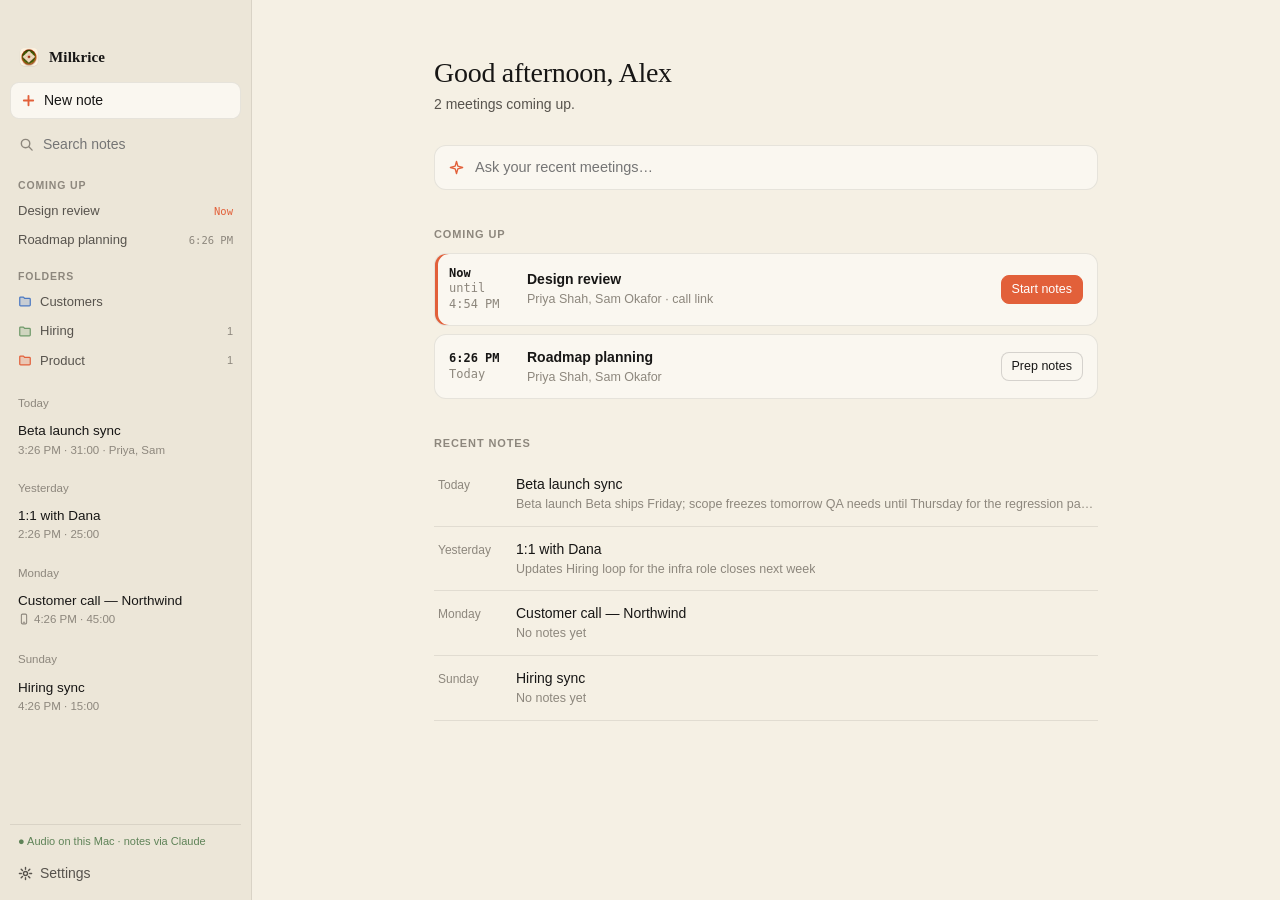
<file: ui/index.html>
<!doctype html>
<html lang="en">
<head>
  <meta charset="utf-8" />
  <meta name="viewport" content="width=device-width, initial-scale=1" />
  <title>Milkrice</title>
  <link rel="stylesheet" href="styles.css" />
</head>
<body>
  <div class="app" id="app">
    <aside class="sidebar">
      <div class="drag titlebar" data-tauri-drag-region></div>
      <div class="brand" data-tauri-drag-region>
        <img src="img/icon.png" alt="" class="brand-icon" />
        <span>Milkrice</span>
      </div>
      <button class="new-note" id="newNote" title="New note (⌘N)">
        <svg viewBox="0 0 16 16" aria-hidden="true"><path d="M8 3v10M3 8h10" /></svg>
        New note
      </button>
      <label class="search">
        <svg viewBox="0 0 16 16" aria-hidden="true"><circle cx="7" cy="7" r="4.5" /><path d="M10.5 10.5 14 14" /></svg>
        <input id="search" placeholder="Search notes" spellcheck="false" />
      </label>
      <nav class="lists" id="lists"></nav>
      <div class="sidebar-foot">
        <button class="ghost" id="openSettings" title="Settings (⌘,)">
          <svg viewBox="0 0 16 16" aria-hidden="true"><circle cx="8" cy="8" r="2.2" /><path d="M8 1.5v2M8 12.5v2M1.5 8h2M12.5 8h2M3.4 3.4l1.4 1.4M11.2 11.2l1.4 1.4M3.4 12.6l1.4-1.4M11.2 4.8l1.4-1.4" /></svg>
          <span class="lbl">Settings</span>
        </button>
        <span class="local-badge" title="Audio stays on this Mac">● On this Mac</span>
      </div>
    </aside>

    <main class="main" id="main">
      <div class="drag topbar" data-tauri-drag-region></div>
      <button class="home-btn" id="homeBtn" title="Home (⌘[)" hidden>
        <svg viewBox="0 0 16 16" aria-hidden="true"><path d="M10 3.5 5.5 8l4.5 4.5" /></svg>Home
      </button>
      <div id="banner"></div>
      <div id="view" class="view"></div>
    </main>
  </div>
  <div id="toast" class="toast" role="status" aria-live="polite"></div>
  <script src="mock.js"></script>
  <script src="app.js"></script>
</body>
</html>
</file>
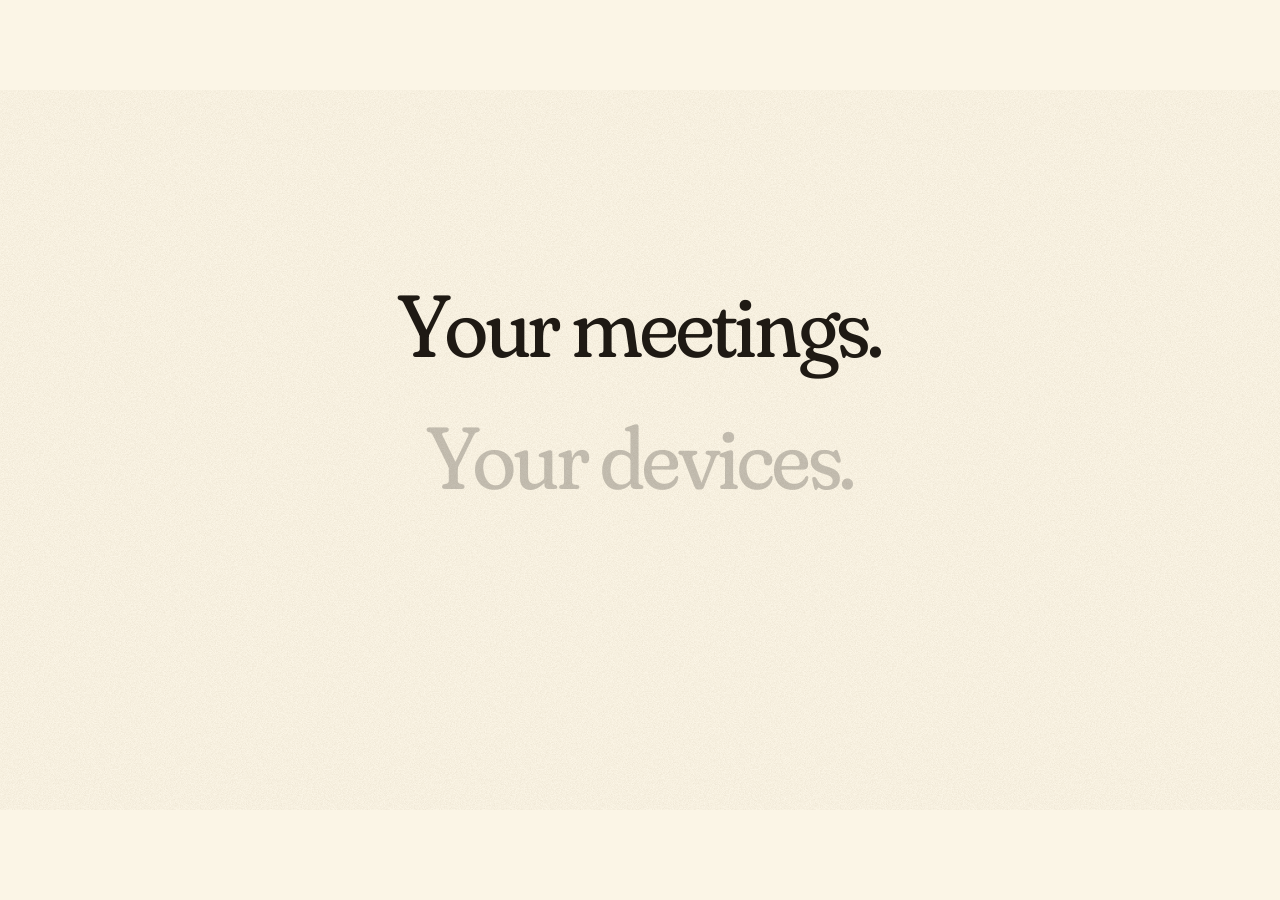
<file: site/film/index.html>
<!doctype html>
<html lang="en">
<head>
<meta charset="utf-8">
<meta name="viewport" content="width=device-width, initial-scale=1">
<title>Milkrice — the film</title>
<meta name="description" content="A one-minute illustrated explainer: your meetings, your devices, your AI.">
<meta name="theme-color" content="#fbf5e6">
<link rel="preconnect" href="https://fonts.googleapis.com">
<link rel="preconnect" href="https://fonts.gstatic.com" crossorigin>
<link href="https://fonts.googleapis.com/css2?family=Fraunces:ital,opsz,wght,SOFT@0,9..144,300..600,100;1,9..144,300..600,100&display=block" rel="stylesheet">
<link rel="stylesheet" href="film.css">
</head>
<body>
<main id="stage" role="img" aria-label="An illustrated film. A Mac on a desk records a video call and an iPhone on a café table records a conversation. Each device turns the sound into words inside its own boundary; the audio never leaves. Your own AI writes the notes: Claude Code, Codex or Ollama on the Mac, Apple Intelligence on the iPhone. Optional end-to-end encrypted sync through your own drive is coming soon. No account, no server of ours, open source.">
  <div id="frame">
    <svg id="film" viewBox="0 0 1920 1080" width="1920" height="1080" aria-hidden="true"></svg>
    <div id="grain"></div>
  </div>
</main>
<script src="film.js"></script>
</body>
</html>
</file>
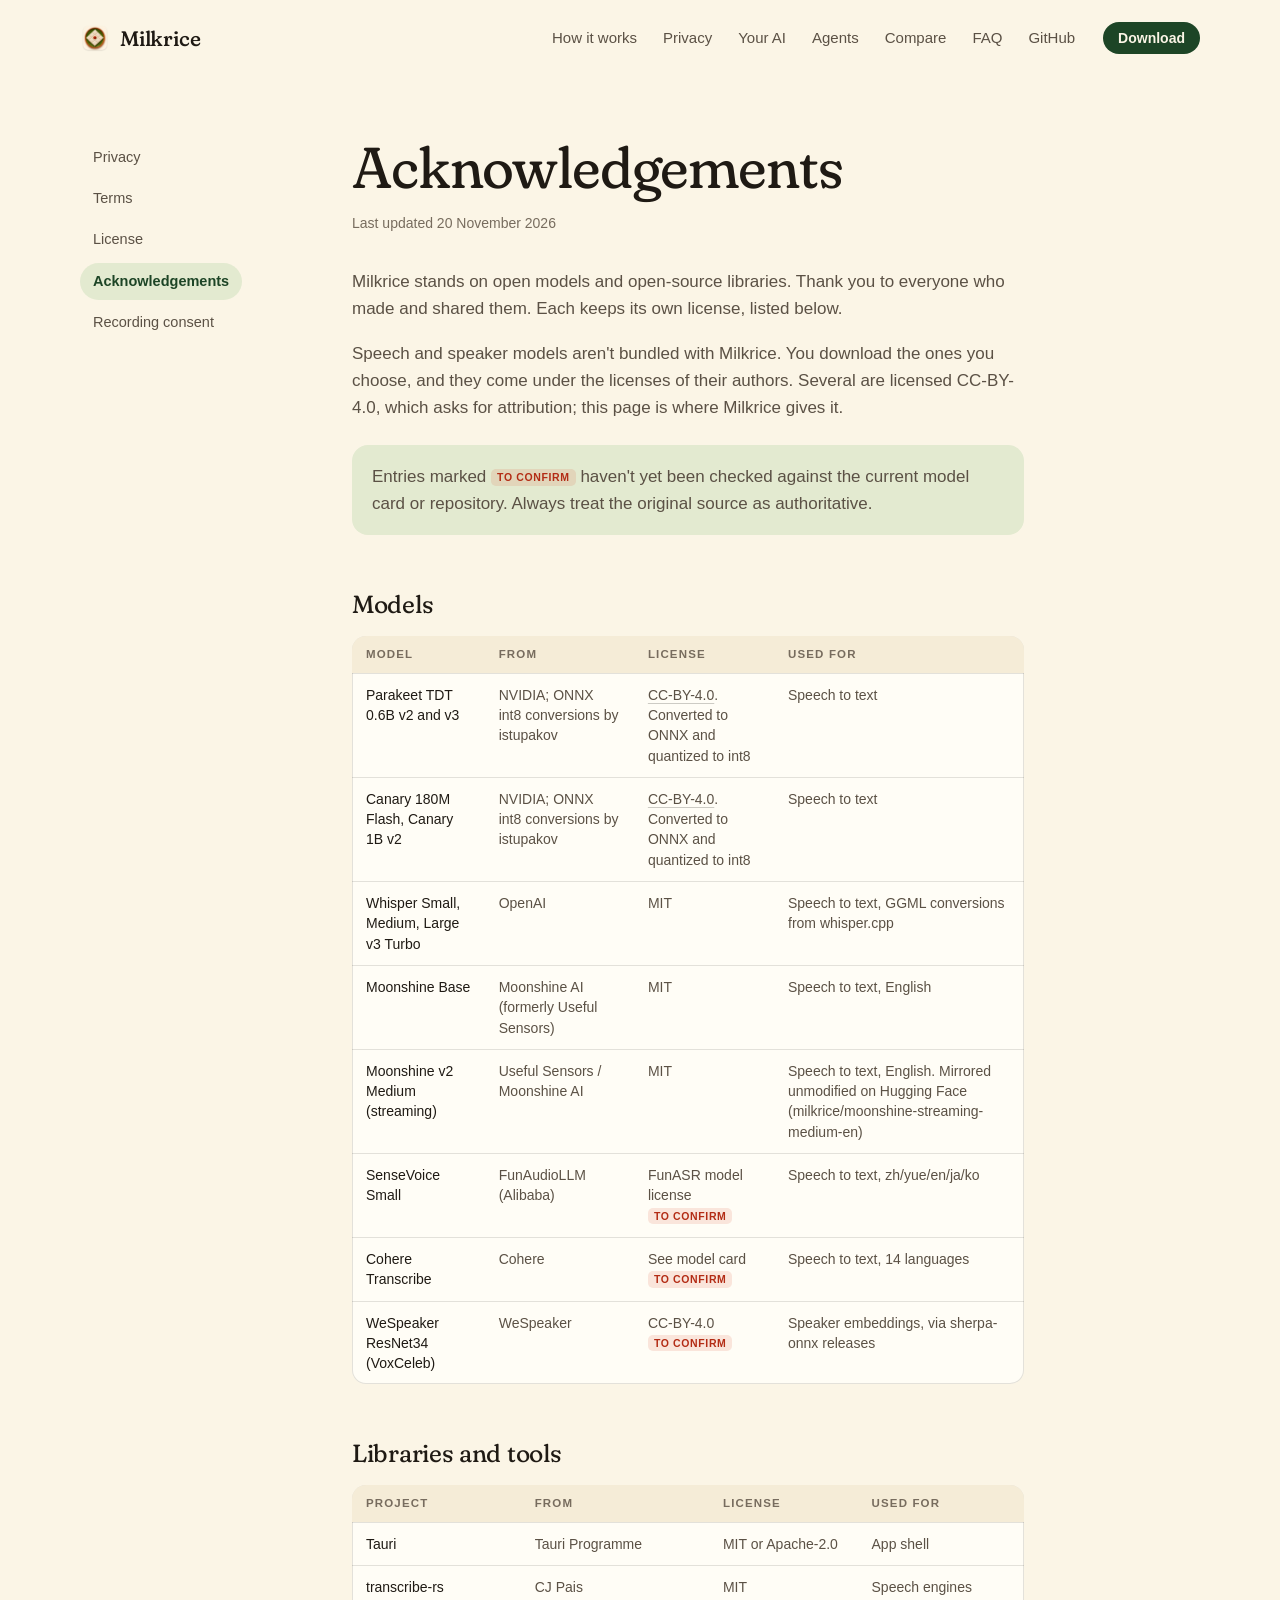
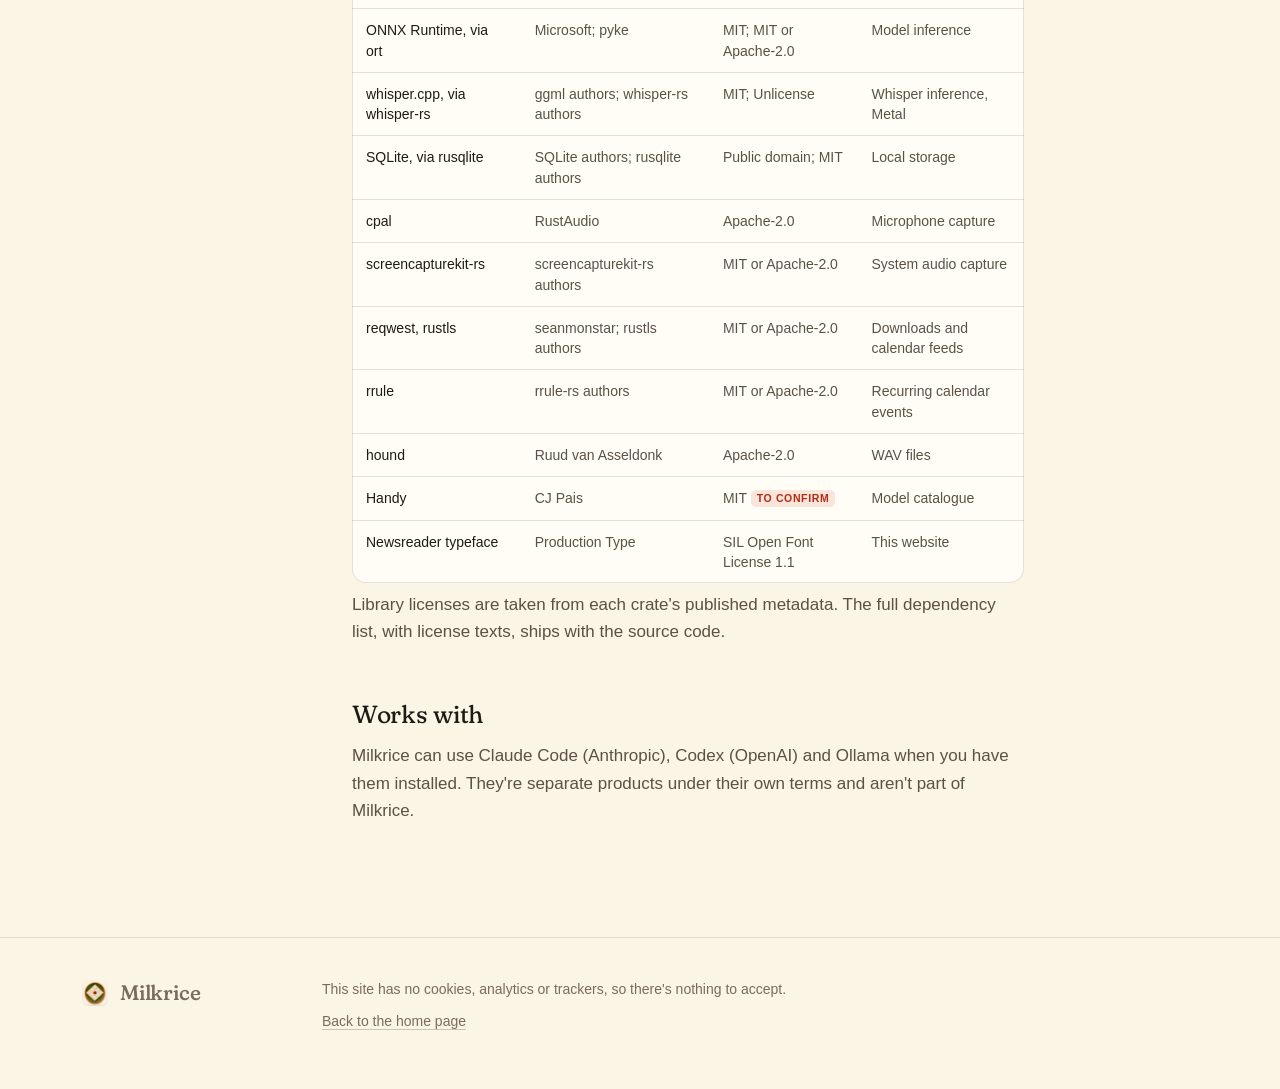
<file: site/acknowledgements.html>
<!doctype html>
<html lang="en">
<head>
<meta charset="utf-8">
<link rel="canonical" href="https://milkrice.yasithfernando.com/acknowledgements.html">
<meta name="viewport" content="width=device-width, initial-scale=1, viewport-fit=cover">
<title>Acknowledgements — Milkrice</title>
<meta name="description" content="The open models and libraries Milkrice is built with, and their licenses.">
<meta name="theme-color" content="#fbf5e6" media="(prefers-color-scheme: light)">
<meta name="theme-color" content="#14120e" media="(prefers-color-scheme: dark)">
<link rel="icon" href="assets/favicon.png" type="image/png">
<link rel="preconnect" href="https://fonts.googleapis.com">
<link rel="preconnect" href="https://fonts.gstatic.com" crossorigin>
<link href="https://fonts.googleapis.com/css2?family=Fraunces:ital,opsz,wght,SOFT@0,9..144,300..600,100;1,9..144,300..600,100&display=swap" rel="stylesheet">
<link rel="stylesheet" href="css/site.css?v=21">
</head>
<body>
<a class="skip" href="#main">Skip to content</a>
  <header class="top wrap">
    <a class="brand" href="./"><img src="assets/app-icon.webp" alt="" width="30" height="30">Milkrice</a>
    <nav class="nav" aria-label="Site">
    <a href="./#how">How it works</a>
    <a href="./#privacy">Privacy</a>
    <a href="./#ai">Your AI</a>
    <a href="./#agents">Agents</a>
    <a href="./#compare">Compare</a>
    <a href="./#faq">FAQ</a>
    <a href="https://github.com/thekindofme/milkrice">GitHub</a>
  </nav>
  <a class="btn btn-sm" href="https://github.com/thekindofme/milkrice/releases/latest">Download</a>
  </header>
  <main id="main" class="doc wrap">
    <aside class="doc-aside">
      <nav aria-label="Legal pages">
        <a href="privacy.html">Privacy</a>
        <a href="terms.html">Terms</a>
        <a href="license.html">License</a>
        <a href="acknowledgements.html" aria-current="page">Acknowledgements</a>
        <a href="consent.html">Recording consent</a>
      </nav>
    </aside>
    <article class="doc-body">
      <h1>Acknowledgements</h1>
      <p class="updated">Last updated 20 November 2026</p>
      <p>Milkrice stands on open models and open-source libraries. Thank you to everyone who made and shared them. Each keeps its own license, listed below.</p>
      <p>Speech and speaker models aren't bundled with Milkrice. You download the ones you choose, and they come under the licenses of their authors. Several are licensed CC-BY-4.0, which asks for attribution; this page is where Milkrice gives it.</p>
      <div class="note"><p>Entries marked <span class="uv">to confirm</span> haven't yet been checked against the current model card or repository. Always treat the original source as authoritative.</p></div>

      <h2>Models</h2>
      <div class="tbl-wrap"><table class="tbl">
        <thead><tr><th scope="col">Model</th><th scope="col">From</th><th scope="col">License</th><th scope="col">Used for</th></tr></thead>
        <tbody>
<tr><td>Parakeet TDT 0.6B v2 and v3</td><td>NVIDIA; ONNX int8 conversions by istupakov</td><td><a href="https://creativecommons.org/licenses/by/4.0/">CC-BY-4.0</a>. Converted to ONNX and quantized to int8</td><td>Speech to text</td></tr>
<tr><td>Canary 180M Flash, Canary 1B v2</td><td>NVIDIA; ONNX int8 conversions by istupakov</td><td><a href="https://creativecommons.org/licenses/by/4.0/">CC-BY-4.0</a>. Converted to ONNX and quantized to int8</td><td>Speech to text</td></tr>
<tr><td>Whisper Small, Medium, Large v3 Turbo</td><td>OpenAI</td><td>MIT </td><td>Speech to text, GGML conversions from whisper.cpp</td></tr>
<tr><td>Moonshine Base</td><td>Moonshine AI (formerly Useful Sensors)</td><td>MIT </td><td>Speech to text, English</td></tr>
<tr><td>Moonshine v2 Medium (streaming)</td><td>Useful Sensors / Moonshine AI</td><td>MIT</td><td>Speech to text, English. Mirrored unmodified on Hugging Face (milkrice/moonshine-streaming-medium-en)</td></tr>
<tr><td>SenseVoice Small</td><td>FunAudioLLM (Alibaba)</td><td>FunASR model license <span class="uv">to confirm</span></td><td>Speech to text, zh/yue/en/ja/ko</td></tr>
<tr><td>Cohere Transcribe</td><td>Cohere</td><td>See model card <span class="uv">to confirm</span></td><td>Speech to text, 14 languages</td></tr>
<tr><td>WeSpeaker ResNet34 (VoxCeleb)</td><td>WeSpeaker</td><td>CC-BY-4.0 <span class="uv">to confirm</span></td><td>Speaker embeddings, via sherpa-onnx releases</td></tr>
        </tbody>
      </table></div>

      <h2>Libraries and tools</h2>
      <div class="tbl-wrap"><table class="tbl">
        <thead><tr><th scope="col">Project</th><th scope="col">From</th><th scope="col">License</th><th scope="col">Used for</th></tr></thead>
        <tbody>
<tr><td>Tauri</td><td>Tauri Programme</td><td>MIT or Apache-2.0 </td><td>App shell</td></tr>
<tr><td>transcribe-rs</td><td>CJ Pais</td><td>MIT </td><td>Speech engines</td></tr>
<tr><td>ONNX Runtime, via ort</td><td>Microsoft; pyke</td><td>MIT; MIT or Apache-2.0 </td><td>Model inference</td></tr>
<tr><td>whisper.cpp, via whisper-rs</td><td>ggml authors; whisper-rs authors</td><td>MIT; Unlicense </td><td>Whisper inference, Metal</td></tr>
<tr><td>SQLite, via rusqlite</td><td>SQLite authors; rusqlite authors</td><td>Public domain; MIT </td><td>Local storage</td></tr>
<tr><td>cpal</td><td>RustAudio</td><td>Apache-2.0 </td><td>Microphone capture</td></tr>
<tr><td>screencapturekit-rs</td><td>screencapturekit-rs authors</td><td>MIT or Apache-2.0 </td><td>System audio capture</td></tr>
<tr><td>reqwest, rustls</td><td>seanmonstar; rustls authors</td><td>MIT or Apache-2.0 </td><td>Downloads and calendar feeds</td></tr>
<tr><td>rrule</td><td>rrule-rs authors</td><td>MIT or Apache-2.0 </td><td>Recurring calendar events</td></tr>
<tr><td>hound</td><td>Ruud van Asseldonk</td><td>Apache-2.0 </td><td>WAV files</td></tr>
<tr><td>Handy</td><td>CJ Pais</td><td>MIT <span class="uv">to confirm</span></td><td>Model catalogue</td></tr>
<tr><td>Newsreader typeface</td><td>Production Type</td><td>SIL Open Font License 1.1 </td><td>This website</td></tr>
        </tbody>
      </table></div>
      <p>Library licenses are taken from each crate's published metadata. The full dependency list, with license texts, ships with the source code.</p>

      <h2>Works with</h2>
      <p>Milkrice can use Claude Code (Anthropic), Codex (OpenAI) and Ollama when you have them installed. They're separate products under their own terms and aren't part of Milkrice.</p>

    </article>
  </main>
  <footer class="foot">
  <div class="wrap">
    <a class="brand" href="./"><img src="assets/app-icon.webp" alt="" width="22" height="22" loading="lazy">Milkrice</a>
    <div class="foot-body">
      <p>This site has no cookies, analytics or trackers, so there's nothing to accept.</p>
      <p><a href="./">Back to the home page</a></p>
    </div>
  </div>
</footer>
</body>
</html>
</file>
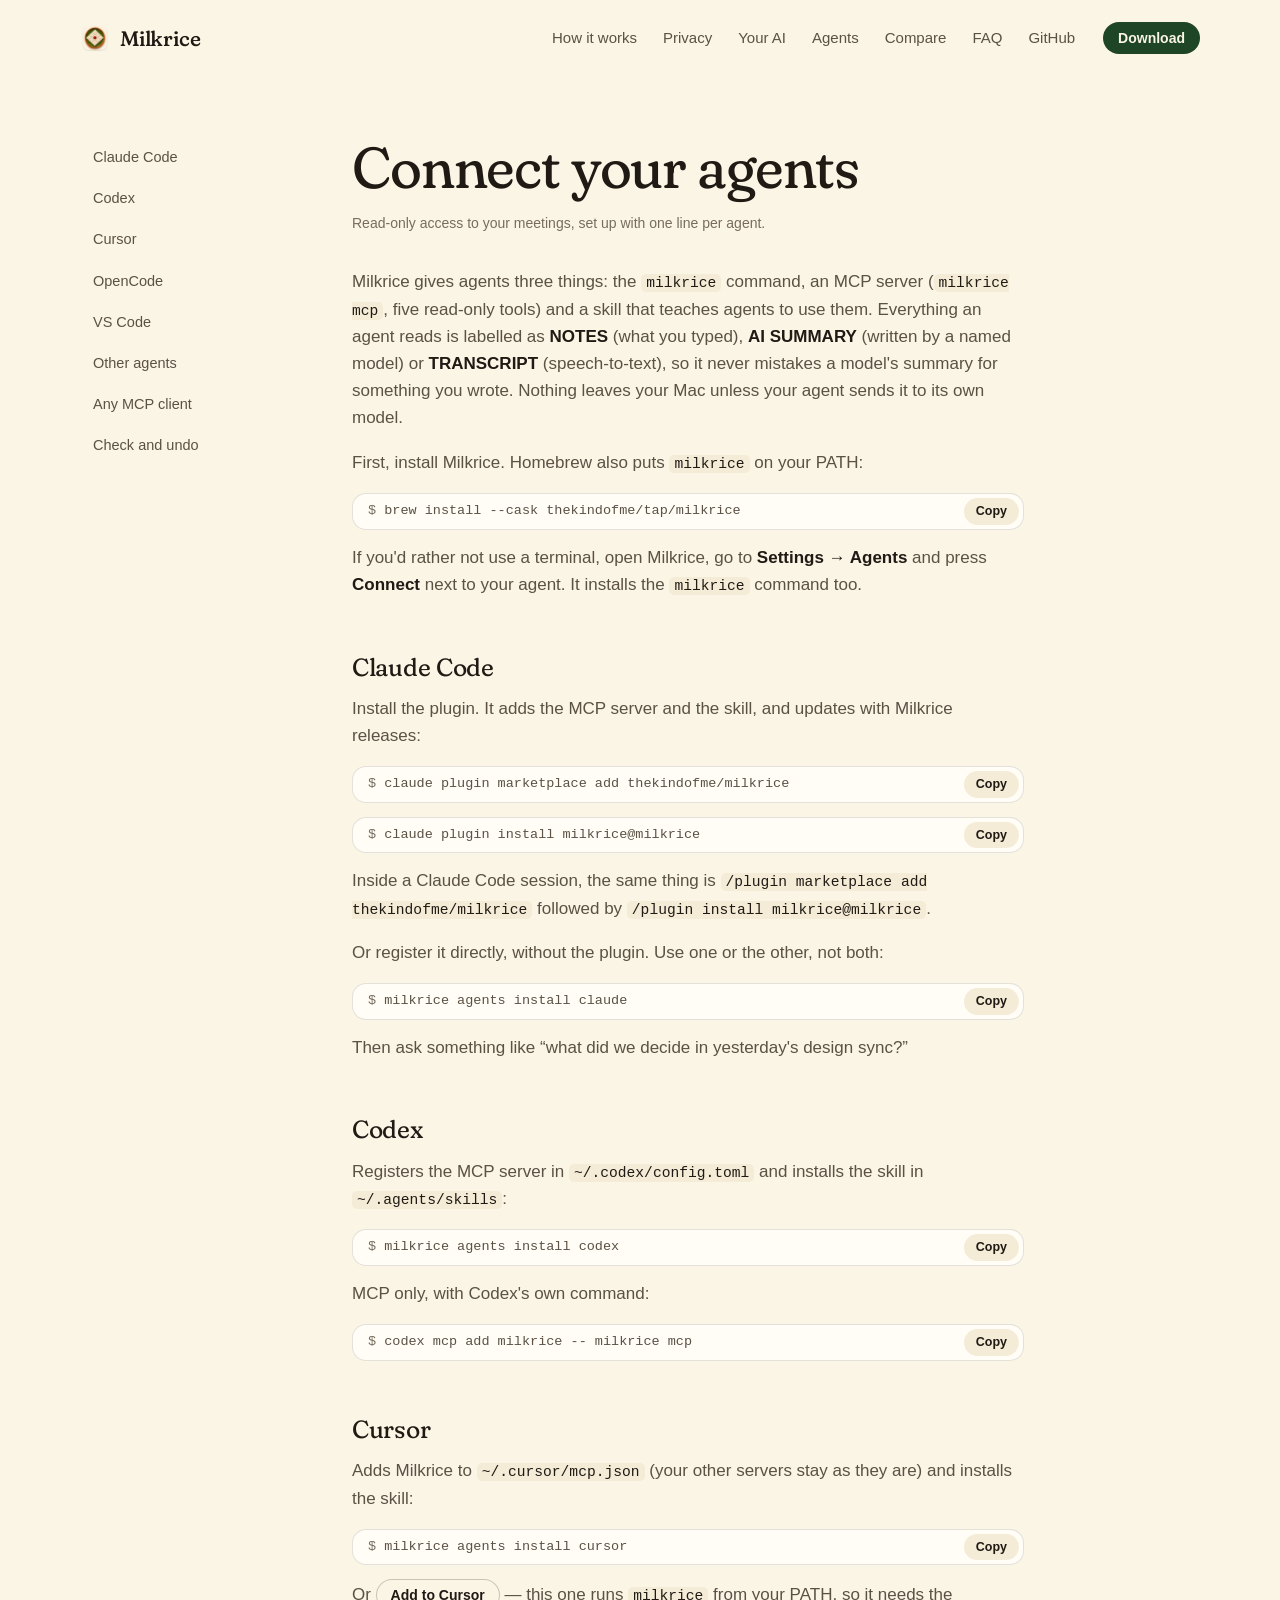
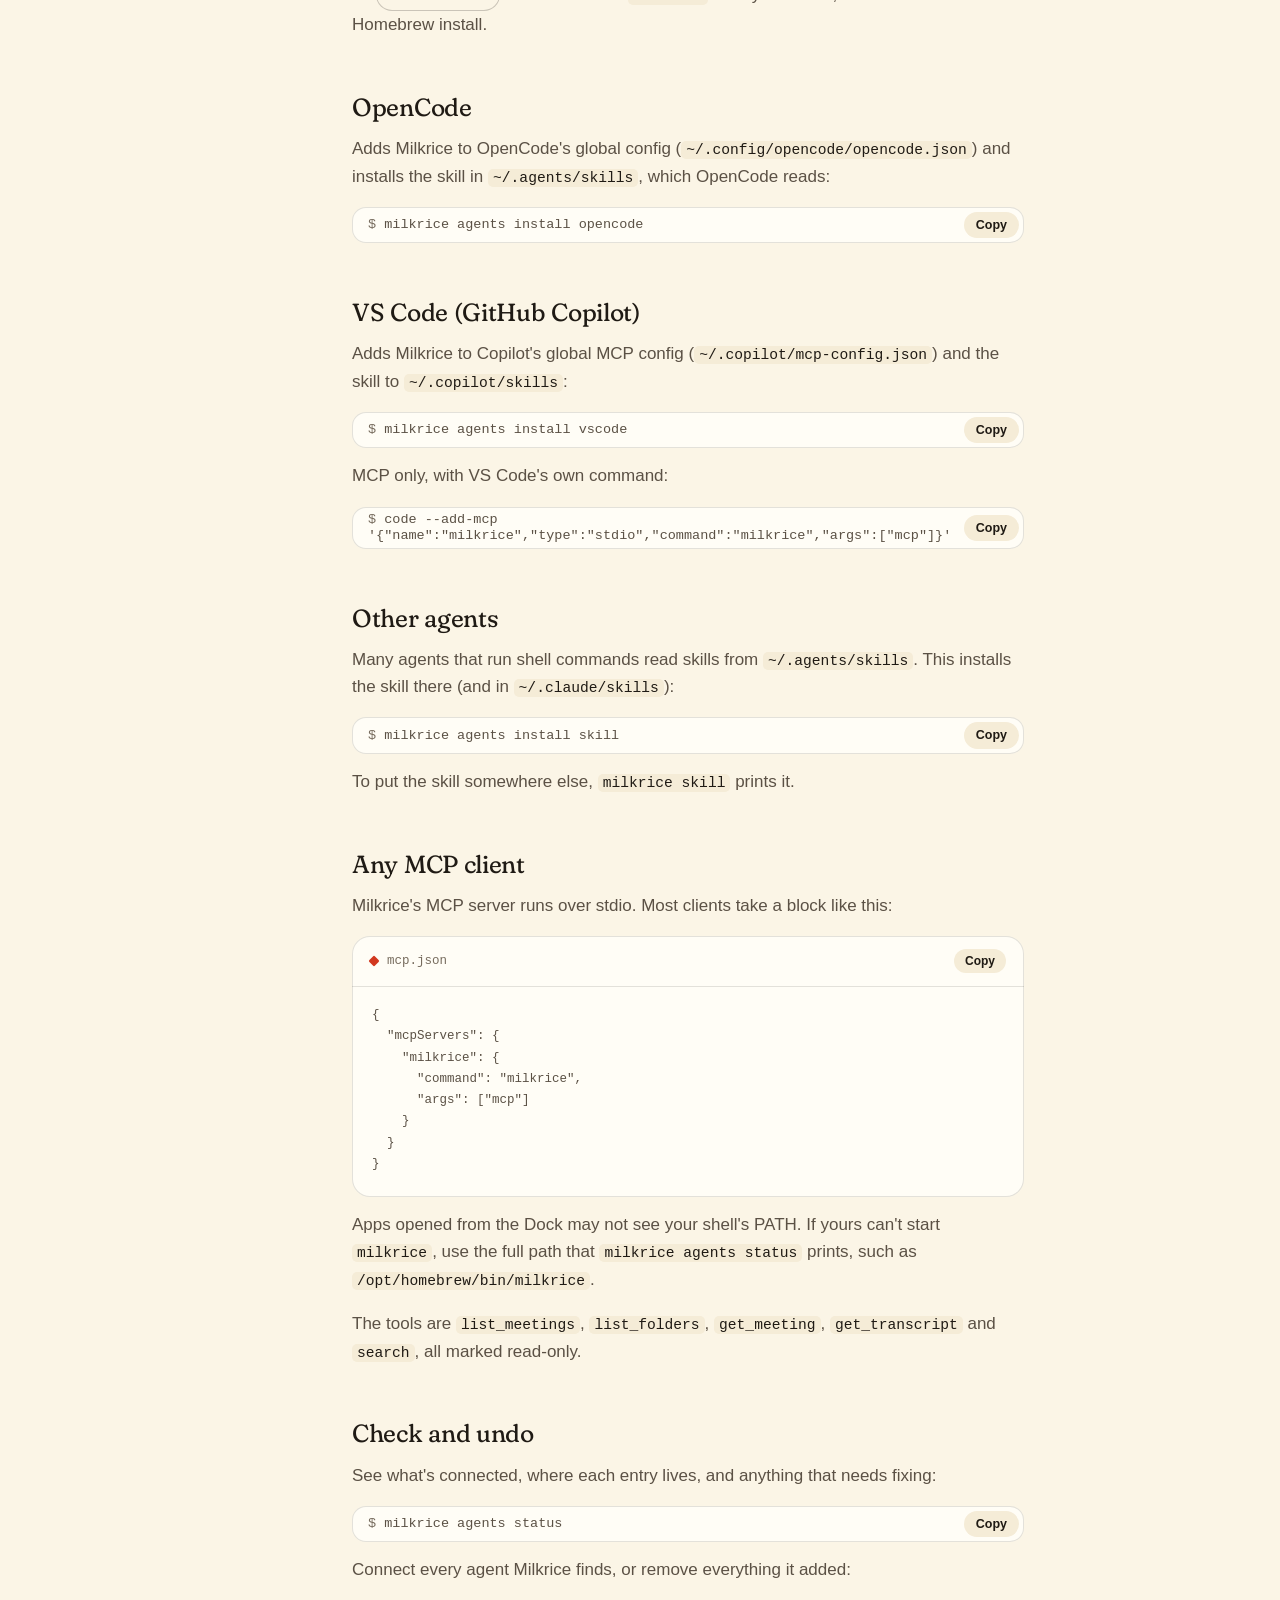
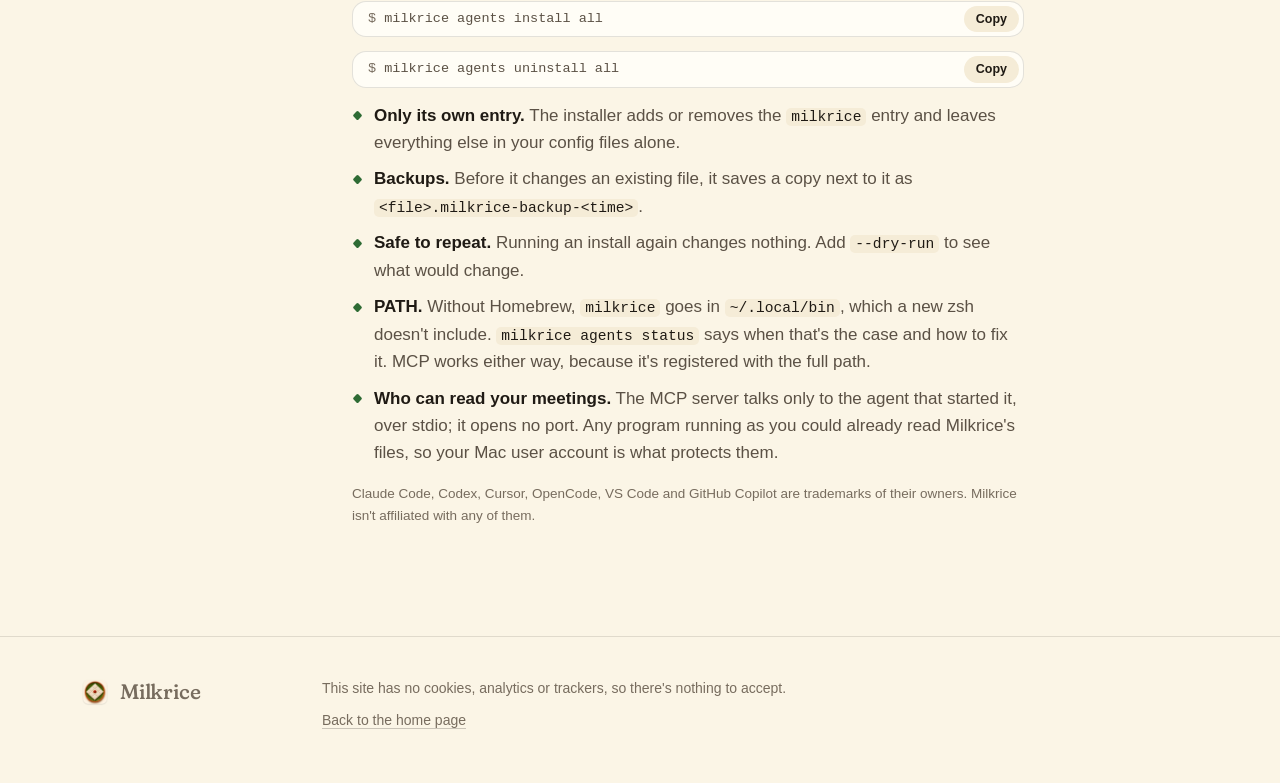
<file: site/agents.html>
<!doctype html>
<html lang="en">
<head>
<meta charset="utf-8">
<link rel="canonical" href="https://milkrice.yasithfernando.com/agents.html">
<meta name="viewport" content="width=device-width, initial-scale=1, viewport-fit=cover">
<title>Connect your agents — Milkrice</title>
<meta name="description" content="One-line setup to let Claude Code, Codex, Cursor, OpenCode, VS Code or any MCP client read your Milkrice meetings, read-only.">
<meta name="theme-color" content="#fbf5e6" media="(prefers-color-scheme: light)">
<meta name="theme-color" content="#14120e" media="(prefers-color-scheme: dark)">
<link rel="icon" href="assets/favicon.png" type="image/png">
<link rel="preconnect" href="https://fonts.googleapis.com">
<link rel="preconnect" href="https://fonts.gstatic.com" crossorigin>
<link href="https://fonts.googleapis.com/css2?family=Fraunces:ital,opsz,wght,SOFT@0,9..144,300..600,100;1,9..144,300..600,100&display=swap" rel="stylesheet">
<link rel="stylesheet" href="css/site.css?v=21">
<style>
  /* Page-local: command rows sit on their own line and wrap instead of truncating. */
  .doc-body .brew { display: flex; margin: 4px 0 14px; border-radius: 14px; }
  .doc-body .brew code { white-space: normal; overflow-wrap: anywhere; flex: 1; }
  .doc-body .file { margin: 8px 0 14px; box-shadow: inset 0 0 0 1px var(--hair); }
  .doc-body .file-tab button { margin-left: auto; border: 0; cursor: pointer; border-radius: 999px; padding: 6px 11px; background: var(--cream-2); color: var(--ink); font: 600 12px/1 var(--sans); }
  .doc-body .file-tab button:hover { background: var(--cream-3); }
  .doc-body .file-tab button[data-done] { background: var(--leaf-soft); color: var(--leaf-deep); }
  .doc-body h2 { scroll-margin-top: 24px; }
</style>
</head>
<body>
<a class="skip" href="#main">Skip to content</a>
  <header class="top wrap">
    <a class="brand" href="./"><img src="assets/app-icon.webp" alt="" width="30" height="30">Milkrice</a>
    <nav class="nav" aria-label="Site">
    <a href="./#how">How it works</a>
    <a href="./#privacy">Privacy</a>
    <a href="./#ai">Your AI</a>
    <a href="./#agents" aria-current="page">Agents</a>
    <a href="./#compare">Compare</a>
    <a href="./#faq">FAQ</a>
    <a href="https://github.com/thekindofme/milkrice">GitHub</a>
  </nav>
  <a class="btn btn-sm" href="https://github.com/thekindofme/milkrice/releases/latest">Download</a>
  </header>
  <main id="main" class="doc wrap">
    <aside class="doc-aside">
      <nav aria-label="Agents on this page">
        <a href="#claude">Claude Code</a>
        <a href="#codex">Codex</a>
        <a href="#cursor">Cursor</a>
        <a href="#opencode">OpenCode</a>
        <a href="#vscode">VS Code</a>
        <a href="#skill">Other agents</a>
        <a href="#mcp">Any MCP client</a>
        <a href="#manage">Check and undo</a>
      </nav>
    </aside>
    <article class="doc-body">
      <h1>Connect your agents</h1>
      <p class="updated">Read-only access to your meetings, set up with one line per agent.</p>
      <p>Milkrice gives agents three things: the <code>milkrice</code> command, an MCP server (<code>milkrice mcp</code>, five read-only tools) and a skill that teaches agents to use them. Everything an agent reads is labelled as <strong>NOTES</strong> (what you typed), <strong>AI SUMMARY</strong> (written by a named model) or <strong>TRANSCRIPT</strong> (speech-to-text), so it never mistakes a model's summary for something you wrote. Nothing leaves your Mac unless your agent sends it to its own model.</p>

      <p>First, install Milkrice. Homebrew also puts <code>milkrice</code> on your PATH:</p>
      <div class="brew"><code id="c-brew">brew install --cask thekindofme/tap/milkrice</code><button type="button" data-copy="c-brew" aria-label="Copy the Homebrew command">Copy</button></div>
      <p>If you'd rather not use a terminal, open Milkrice, go to <strong>Settings → Agents</strong> and press <strong>Connect</strong> next to your agent. It installs the <code>milkrice</code> command too.</p>

      <h2 id="claude">Claude Code</h2>
      <p>Install the plugin. It adds the MCP server and the skill, and updates with Milkrice releases:</p>
      <div class="brew"><code id="c-claude-mkt">claude plugin marketplace add thekindofme/milkrice</code><button type="button" data-copy="c-claude-mkt" aria-label="Copy the command">Copy</button></div>
      <div class="brew"><code id="c-claude-plugin">claude plugin install milkrice@milkrice</code><button type="button" data-copy="c-claude-plugin" aria-label="Copy the command">Copy</button></div>
      <p>Inside a Claude Code session, the same thing is <code>/plugin marketplace add thekindofme/milkrice</code> followed by <code>/plugin install milkrice@milkrice</code>.</p>
      <p>Or register it directly, without the plugin. Use one or the other, not both:</p>
      <div class="brew"><code id="c-claude">milkrice agents install claude</code><button type="button" data-copy="c-claude" aria-label="Copy the command">Copy</button></div>
      <p>Then ask something like “what did we decide in yesterday's design sync?”</p>

      <h2 id="codex">Codex</h2>
      <p>Registers the MCP server in <code>~/.codex/config.toml</code> and installs the skill in <code>~/.agents/skills</code>:</p>
      <div class="brew"><code id="c-codex">milkrice agents install codex</code><button type="button" data-copy="c-codex" aria-label="Copy the command">Copy</button></div>
      <p>MCP only, with Codex's own command:</p>
      <div class="brew"><code id="c-codex-mcp">codex mcp add milkrice -- milkrice mcp</code><button type="button" data-copy="c-codex-mcp" aria-label="Copy the command">Copy</button></div>

      <h2 id="cursor">Cursor</h2>
      <p>Adds Milkrice to <code>~/.cursor/mcp.json</code> (your other servers stay as they are) and installs the skill:</p>
      <div class="brew"><code id="c-cursor">milkrice agents install cursor</code><button type="button" data-copy="c-cursor" aria-label="Copy the command">Copy</button></div>
      <p>Or <a class="btn btn-sm btn-line" href="cursor://anysphere.cursor-deeplink/mcp/install?name=milkrice&amp;config=eyJjb21tYW5kIjoibWlsa3JpY2UiLCJhcmdzIjpbIm1jcCJdfQ%3D%3D">Add to Cursor</a> — this one runs <code>milkrice</code> from your PATH, so it needs the Homebrew install.</p>

      <h2 id="opencode">OpenCode</h2>
      <p>Adds Milkrice to OpenCode's global config (<code>~/.config/opencode/opencode.json</code>) and installs the skill in <code>~/.agents/skills</code>, which OpenCode reads:</p>
      <div class="brew"><code id="c-opencode">milkrice agents install opencode</code><button type="button" data-copy="c-opencode" aria-label="Copy the command">Copy</button></div>

      <h2 id="vscode">VS Code (GitHub Copilot)</h2>
      <p>Adds Milkrice to Copilot's global MCP config (<code>~/.copilot/mcp-config.json</code>) and the skill to <code>~/.copilot/skills</code>:</p>
      <div class="brew"><code id="c-vscode">milkrice agents install vscode</code><button type="button" data-copy="c-vscode" aria-label="Copy the command">Copy</button></div>
      <p>MCP only, with VS Code's own command:</p>
      <div class="brew"><code id="c-vscode-mcp">code --add-mcp '{"name":"milkrice","type":"stdio","command":"milkrice","args":["mcp"]}'</code><button type="button" data-copy="c-vscode-mcp" aria-label="Copy the command">Copy</button></div>

      <h2 id="skill">Other agents</h2>
      <p>Many agents that run shell commands read skills from <code>~/.agents/skills</code>. This installs the skill there (and in <code>~/.claude/skills</code>):</p>
      <div class="brew"><code id="c-skill">milkrice agents install skill</code><button type="button" data-copy="c-skill" aria-label="Copy the command">Copy</button></div>
      <p>To put the skill somewhere else, <code>milkrice skill</code> prints it.</p>

      <h2 id="mcp">Any MCP client</h2>
      <p>Milkrice's MCP server runs over stdio. Most clients take a block like this:</p>
      <div class="file">
        <div class="file-tab">mcp.json<button type="button" data-copy="c-json" aria-label="Copy the MCP JSON">Copy</button></div>
<pre id="c-json">{
  "mcpServers": {
    "milkrice": {
      "command": "milkrice",
      "args": ["mcp"]
    }
  }
}</pre>
      </div>
      <p>Apps opened from the Dock may not see your shell's PATH. If yours can't start <code>milkrice</code>, use the full path that <code>milkrice agents status</code> prints, such as <code>/opt/homebrew/bin/milkrice</code>.</p>
      <p>The tools are <code>list_meetings</code>, <code>list_folders</code>, <code>get_meeting</code>, <code>get_transcript</code> and <code>search</code>, all marked read-only.</p>

      <h2 id="manage">Check and undo</h2>
      <p>See what's connected, where each entry lives, and anything that needs fixing:</p>
      <div class="brew"><code id="c-status">milkrice agents status</code><button type="button" data-copy="c-status" aria-label="Copy the command">Copy</button></div>
      <p>Connect every agent Milkrice finds, or remove everything it added:</p>
      <div class="brew"><code id="c-all">milkrice agents install all</code><button type="button" data-copy="c-all" aria-label="Copy the command">Copy</button></div>
      <div class="brew"><code id="c-undo">milkrice agents uninstall all</code><button type="button" data-copy="c-undo" aria-label="Copy the command">Copy</button></div>
      <ul>
        <li><strong>Only its own entry.</strong> The installer adds or removes the <code>milkrice</code> entry and leaves everything else in your config files alone.</li>
        <li><strong>Backups.</strong> Before it changes an existing file, it saves a copy next to it as <code>&lt;file&gt;.milkrice-backup-&lt;time&gt;</code>.</li>
        <li><strong>Safe to repeat.</strong> Running an install again changes nothing. Add <code>--dry-run</code> to see what would change.</li>
        <li><strong>PATH.</strong> Without Homebrew, <code>milkrice</code> goes in <code>~/.local/bin</code>, which a new zsh doesn't include. <code>milkrice agents status</code> says when that's the case and how to fix it. MCP works either way, because it's registered with the full path.</li>
        <li><strong>Who can read your meetings.</strong> The MCP server talks only to the agent that started it, over stdio; it opens no port. Any program running as you could already read Milkrice's files, so your Mac user account is what protects them.</li>
      </ul>

      <p class="src">Claude Code, Codex, Cursor, OpenCode, VS Code and GitHub Copilot are trademarks of their owners. Milkrice isn't affiliated with any of them.</p>
    </article>
  </main>
  <footer class="foot">
  <div class="wrap">
    <a class="brand" href="./"><img src="assets/app-icon.webp" alt="" width="22" height="22" loading="lazy">Milkrice</a>
    <div class="foot-body">
      <p>This site has no cookies, analytics or trackers, so there's nothing to accept.</p>
      <p><a href="./">Back to the home page</a></p>
    </div>
  </div>
</footer>
<script src="js/site.js?v=3" defer></script>
</body>
</html>
</file>
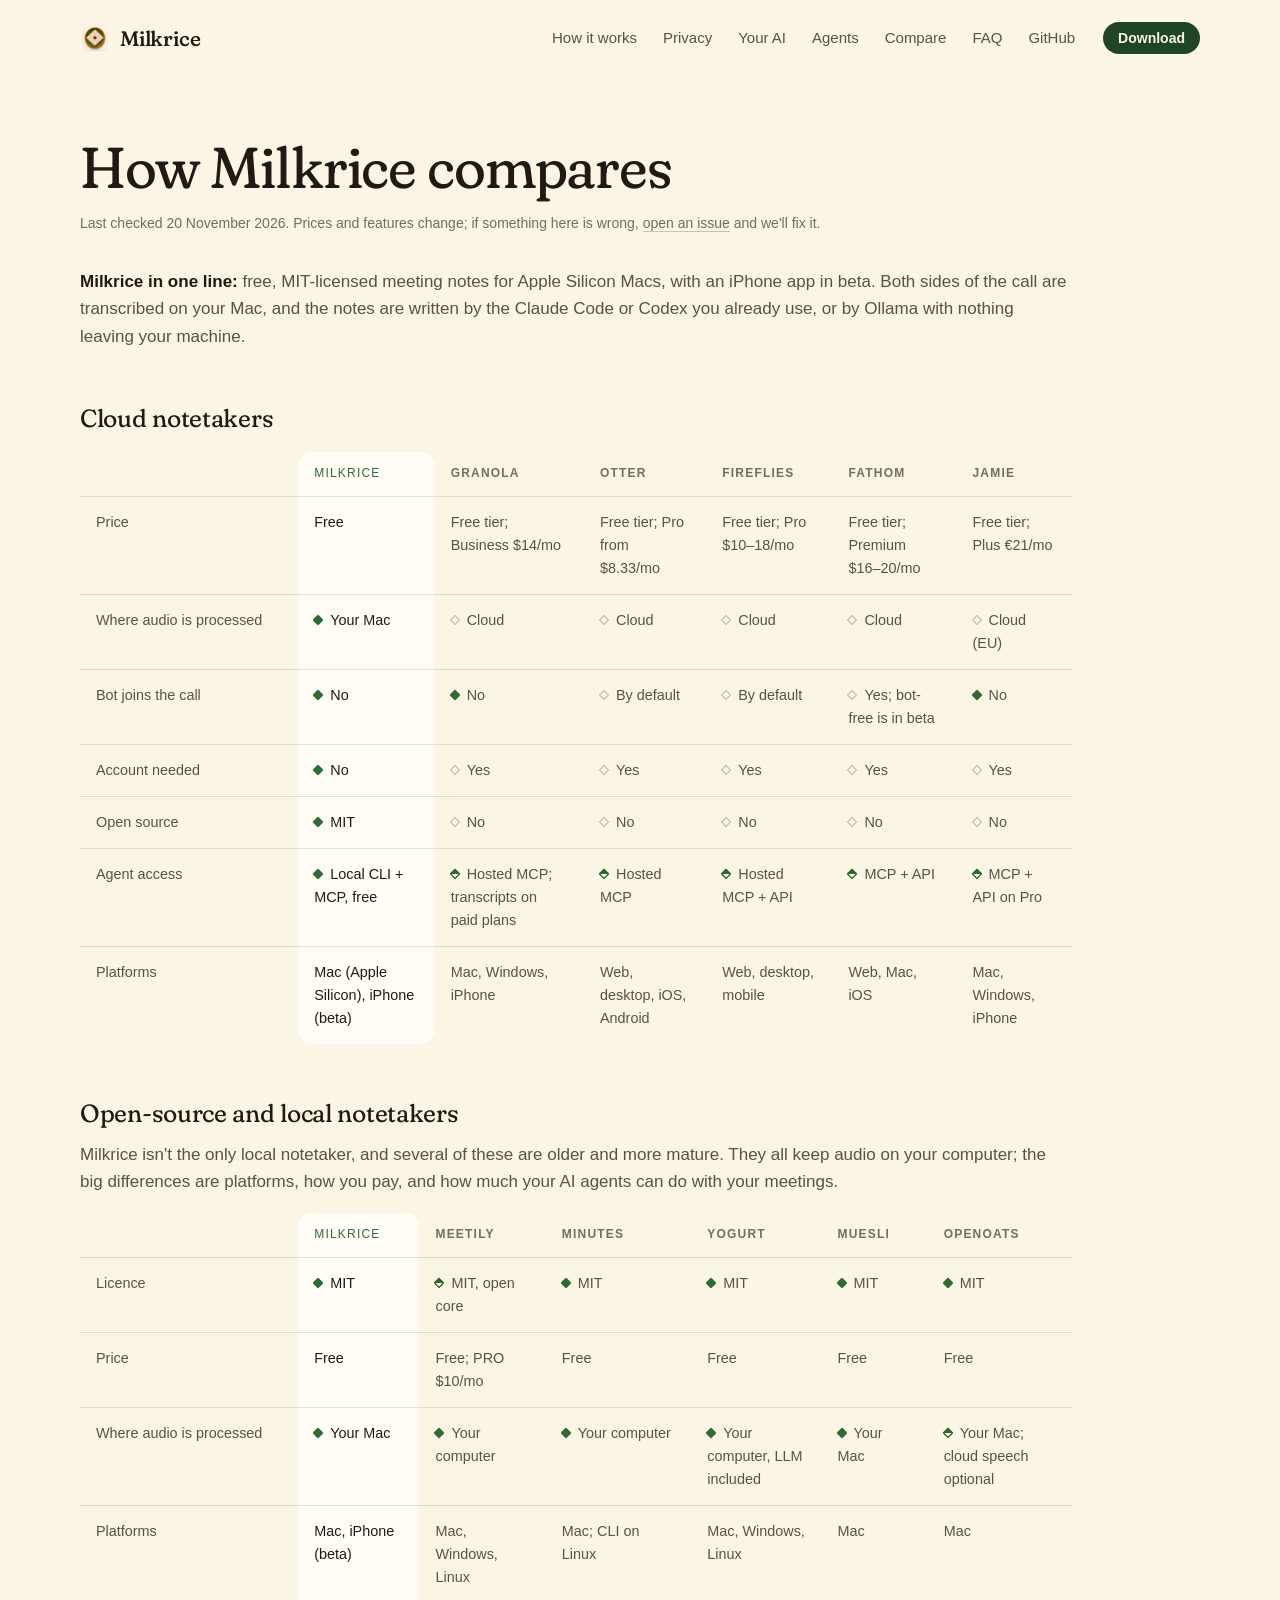
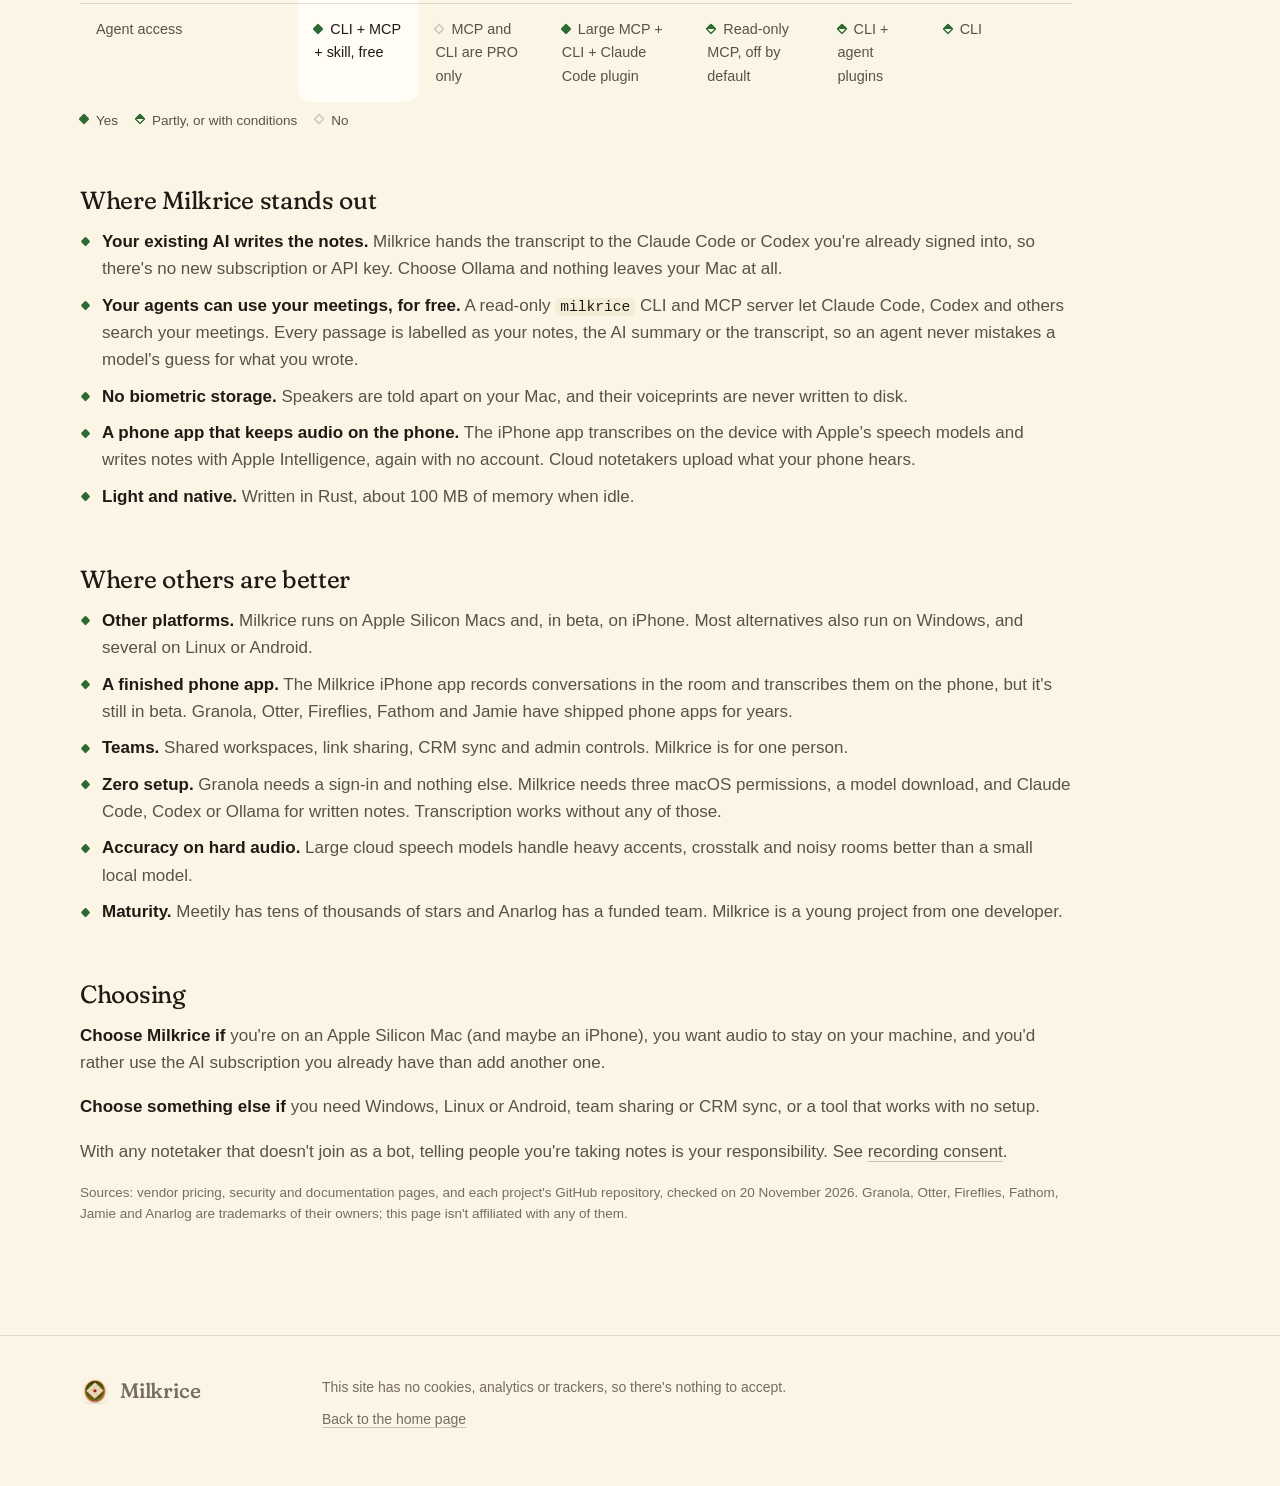
<file: site/compare.html>
<!doctype html>
<html lang="en">
<head>
<meta charset="utf-8">
<link rel="canonical" href="https://milkrice.yasithfernando.com/compare.html">
<meta name="viewport" content="width=device-width, initial-scale=1, viewport-fit=cover">
<title>How Milkrice compares — Milkrice</title>
<meta name="description" content="Milkrice next to Granola, Otter, Fireflies, Fathom and open-source notetakers like Meetily, Minutes and Yogurt.">
<meta name="theme-color" content="#fbf5e6" media="(prefers-color-scheme: light)">
<meta name="theme-color" content="#14120e" media="(prefers-color-scheme: dark)">
<link rel="icon" href="assets/favicon.png" type="image/png">
<link rel="preconnect" href="https://fonts.googleapis.com">
<link rel="preconnect" href="https://fonts.gstatic.com" crossorigin>
<link href="https://fonts.googleapis.com/css2?family=Fraunces:ital,opsz,wght,SOFT@0,9..144,300..600,100;1,9..144,300..600,100&display=swap" rel="stylesheet">
<link rel="stylesheet" href="css/site.css?v=21">
</head>
<body>
<a class="skip" href="#main">Skip to content</a>
  <header class="top wrap">
    <a class="brand" href="./"><img src="assets/app-icon.webp" alt="" width="30" height="30">Milkrice</a>
    <nav class="nav" aria-label="Site">
    <a href="./#how">How it works</a>
    <a href="./#privacy">Privacy</a>
    <a href="./#ai">Your AI</a>
    <a href="./#agents">Agents</a>
    <a href="./#compare" aria-current="page">Compare</a>
    <a href="./#faq">FAQ</a>
    <a href="https://github.com/thekindofme/milkrice">GitHub</a>
  </nav>
  <a class="btn btn-sm" href="https://github.com/thekindofme/milkrice/releases/latest">Download</a>
  </header>
  <main id="main" class="doc doc-wide wrap">
    <article class="doc-body">
      <h1>How Milkrice compares</h1>
      <p class="updated">Last checked 20 November 2026. Prices and features change; if something here is wrong, <a href="https://github.com/thekindofme/milkrice/issues">open an issue</a> and we'll fix it.</p>
      <p><strong>Milkrice in one line:</strong> free, MIT-licensed meeting notes for Apple Silicon Macs, with an iPhone app in beta. Both sides of the call are transcribed on your Mac, and the notes are written by the Claude Code or Codex you already use, or by Ollama with nothing leaving your machine.</p>

      <h2>Cloud notetakers</h2>
      <div class="cmp-wrap">
        <table class="cmp">
          <thead><tr><th scope="col"><span class="sr">Feature</span></th><th scope="col" class="me">Milkrice</th><th scope="col">Granola</th><th scope="col">Otter</th><th scope="col">Fireflies</th><th scope="col">Fathom</th><th scope="col">Jamie</th></tr></thead>
          <tbody>
            <tr><th scope="row">Price</th><td class="me">Free</td><td>Free tier; Business $14/mo</td><td>Free tier; Pro from $8.33/mo</td><td>Free tier; Pro $10–18/mo</td><td>Free tier; Premium $16–20/mo</td><td>Free tier; Plus €21/mo</td></tr>
            <tr><th scope="row">Where audio is processed</th><td class="me y">Your Mac</td><td class="n">Cloud</td><td class="n">Cloud</td><td class="n">Cloud</td><td class="n">Cloud</td><td class="n">Cloud (EU)</td></tr>
            <tr><th scope="row">Bot joins the call</th><td class="me y">No</td><td class="y">No</td><td class="n">By default</td><td class="n">By default</td><td class="n">Yes; bot-free is in beta</td><td class="y">No</td></tr>
            <tr><th scope="row">Account needed</th><td class="me y">No</td><td class="n">Yes</td><td class="n">Yes</td><td class="n">Yes</td><td class="n">Yes</td><td class="n">Yes</td></tr>
            <tr><th scope="row">Open source</th><td class="me y">MIT</td><td class="n">No</td><td class="n">No</td><td class="n">No</td><td class="n">No</td><td class="n">No</td></tr>
            <tr><th scope="row">Agent access</th><td class="me y">Local CLI + MCP, free</td><td class="p">Hosted MCP; transcripts on paid plans</td><td class="p">Hosted MCP</td><td class="p">Hosted MCP + API</td><td class="p">MCP + API</td><td class="p">MCP + API on Pro</td></tr>
            <tr><th scope="row">Platforms</th><td class="me">Mac (Apple Silicon), iPhone (beta)</td><td>Mac, Windows, iPhone</td><td>Web, desktop, iOS, Android</td><td>Web, desktop, mobile</td><td>Web, Mac, iOS</td><td>Mac, Windows, iPhone</td></tr>
          </tbody>
        </table>
      </div>

      <h2>Open-source and local notetakers</h2>
      <p>Milkrice isn't the only local notetaker, and several of these are older and more mature. They all keep audio on your computer; the big differences are platforms, how you pay, and how much your AI agents can do with your meetings.</p>
      <div class="cmp-wrap">
        <table class="cmp">
          <thead><tr><th scope="col"><span class="sr">Feature</span></th><th scope="col" class="me">Milkrice</th><th scope="col">Meetily</th><th scope="col">Minutes</th><th scope="col">Yogurt</th><th scope="col">Muesli</th><th scope="col">OpenOats</th></tr></thead>
          <tbody>
            <tr><th scope="row">Licence</th><td class="me y">MIT</td><td class="p">MIT, open core</td><td class="y">MIT</td><td class="y">MIT</td><td class="y">MIT</td><td class="y">MIT</td></tr>
            <tr><th scope="row">Price</th><td class="me">Free</td><td>Free; PRO $10/mo</td><td>Free</td><td>Free</td><td>Free</td><td>Free</td></tr>
            <tr><th scope="row">Where audio is processed</th><td class="me y">Your Mac</td><td class="y">Your computer</td><td class="y">Your computer</td><td class="y">Your computer, LLM included</td><td class="y">Your Mac</td><td class="p">Your Mac; cloud speech optional</td></tr>
            <tr><th scope="row">Platforms</th><td class="me">Mac, iPhone (beta)</td><td>Mac, Windows, Linux</td><td>Mac; CLI on Linux</td><td>Mac, Windows, Linux</td><td>Mac</td><td>Mac</td></tr>
            <tr><th scope="row">Agent access</th><td class="me y">CLI + MCP + skill, free</td><td class="n">MCP and CLI are PRO only</td><td class="y">Large MCP + CLI + Claude Code plugin</td><td class="p">Read-only MCP, off by default</td><td class="p">CLI + agent plugins</td><td class="p">CLI</td></tr>
          </tbody>
        </table>
      </div>
      <p class="cmp-legend"><span class="y">Yes</span><span class="p">Partly, or with conditions</span><span class="n">No</span></p>

      <h2>Where Milkrice stands out</h2>
      <ul>
        <li><strong>Your existing AI writes the notes.</strong> Milkrice hands the transcript to the Claude Code or Codex you're already signed into, so there's no new subscription or API key. Choose Ollama and nothing leaves your Mac at all.</li>
        <li><strong>Your agents can use your meetings, for free.</strong> A read-only <code>milkrice</code> CLI and MCP server let Claude Code, Codex and others search your meetings. Every passage is labelled as your notes, the AI summary or the transcript, so an agent never mistakes a model's guess for what you wrote.</li>
        <li><strong>No biometric storage.</strong> Speakers are told apart on your Mac, and their voiceprints are never written to disk.</li>
        <li><strong>A phone app that keeps audio on the phone.</strong> The iPhone app transcribes on the device with Apple's speech models and writes notes with Apple Intelligence, again with no account. Cloud notetakers upload what your phone hears.</li>
        <li><strong>Light and native.</strong> Written in Rust, about 100 MB of memory when idle.</li>
      </ul>

      <h2>Where others are better</h2>
      <ul>
        <li><strong>Other platforms.</strong> Milkrice runs on Apple Silicon Macs and, in beta, on iPhone. Most alternatives also run on Windows, and several on Linux or Android.</li>
        <li><strong>A finished phone app.</strong> The Milkrice iPhone app records conversations in the room and transcribes them on the phone, but it's still in beta. Granola, Otter, Fireflies, Fathom and Jamie have shipped phone apps for years.</li>
        <li><strong>Teams.</strong> Shared workspaces, link sharing, CRM sync and admin controls. Milkrice is for one person.</li>
        <li><strong>Zero setup.</strong> Granola needs a sign-in and nothing else. Milkrice needs three macOS permissions, a model download, and Claude Code, Codex or Ollama for written notes. Transcription works without any of those.</li>
        <li><strong>Accuracy on hard audio.</strong> Large cloud speech models handle heavy accents, crosstalk and noisy rooms better than a small local model.</li>
        <li><strong>Maturity.</strong> Meetily has tens of thousands of stars and Anarlog has a funded team. Milkrice is a young project from one developer.</li>
      </ul>

      <h2>Choosing</h2>
      <p><strong>Choose Milkrice if</strong> you're on an Apple Silicon Mac (and maybe an iPhone), you want audio to stay on your machine, and you'd rather use the AI subscription you already have than add another one.</p>
      <p><strong>Choose something else if</strong> you need Windows, Linux or Android, team sharing or CRM sync, or a tool that works with no setup.</p>
      <p>With any notetaker that doesn't join as a bot, telling people you're taking notes is your responsibility. See <a href="consent.html">recording consent</a>.</p>

      <p class="src">Sources: vendor pricing, security and documentation pages, and each project's GitHub repository, checked on 20 November 2026. Granola, Otter, Fireflies, Fathom, Jamie and Anarlog are trademarks of their owners; this page isn't affiliated with any of them.</p>
    </article>
  </main>
  <footer class="foot">
  <div class="wrap">
    <a class="brand" href="./"><img src="assets/app-icon.webp" alt="" width="22" height="22" loading="lazy">Milkrice</a>
    <div class="foot-body">
      <p>This site has no cookies, analytics or trackers, so there's nothing to accept.</p>
      <p><a href="./">Back to the home page</a></p>
    </div>
  </div>
</footer>
</body>
</html>
</file>
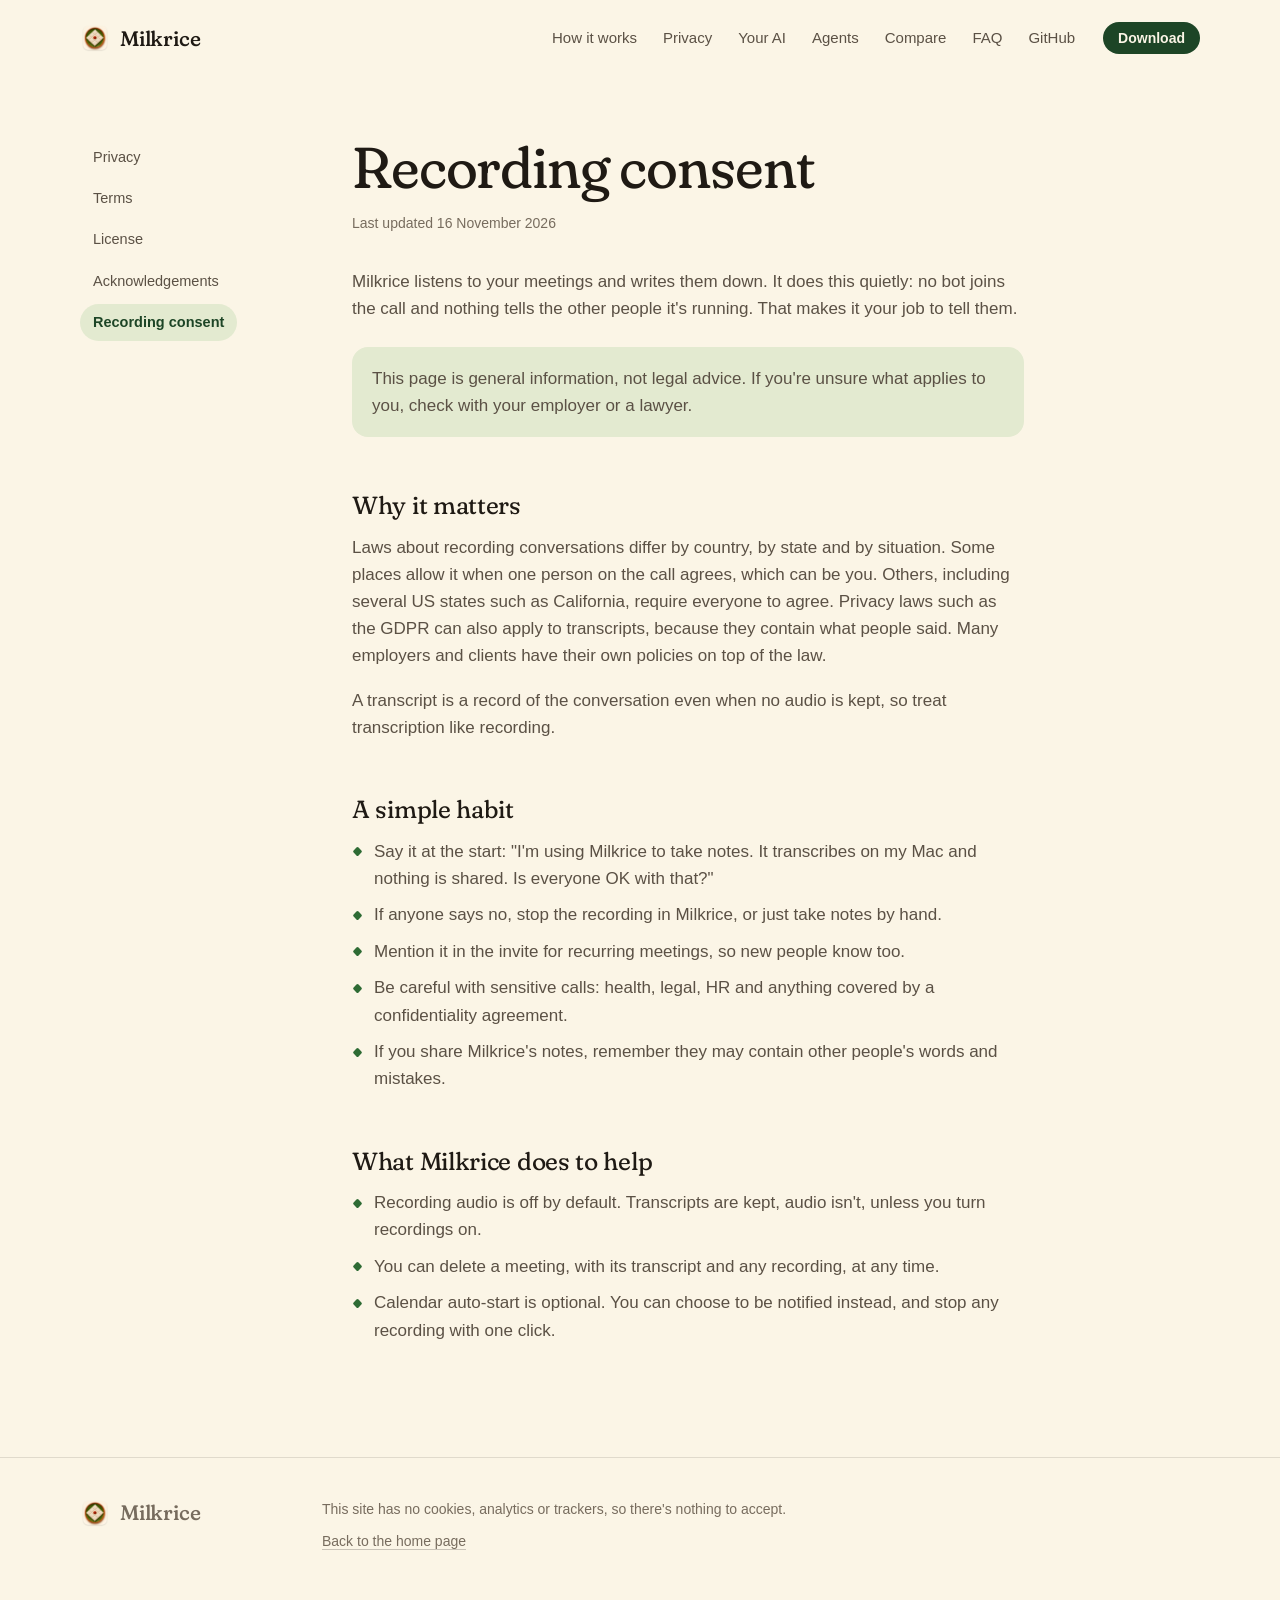
<file: site/consent.html>
<!doctype html>
<html lang="en">
<head>
<meta charset="utf-8">
<link rel="canonical" href="https://milkrice.yasithfernando.com/consent.html">
<meta name="viewport" content="width=device-width, initial-scale=1, viewport-fit=cover">
<title>Recording consent — Milkrice</title>
<meta name="description" content="Telling people you're transcribing a meeting, and why it matters.">
<meta name="theme-color" content="#fbf5e6" media="(prefers-color-scheme: light)">
<meta name="theme-color" content="#14120e" media="(prefers-color-scheme: dark)">
<link rel="icon" href="assets/favicon.png" type="image/png">
<link rel="preconnect" href="https://fonts.googleapis.com">
<link rel="preconnect" href="https://fonts.gstatic.com" crossorigin>
<link href="https://fonts.googleapis.com/css2?family=Fraunces:ital,opsz,wght,SOFT@0,9..144,300..600,100;1,9..144,300..600,100&display=swap" rel="stylesheet">
<link rel="stylesheet" href="css/site.css?v=21">
</head>
<body>
<a class="skip" href="#main">Skip to content</a>
  <header class="top wrap">
    <a class="brand" href="./"><img src="assets/app-icon.webp" alt="" width="30" height="30">Milkrice</a>
    <nav class="nav" aria-label="Site">
    <a href="./#how">How it works</a>
    <a href="./#privacy">Privacy</a>
    <a href="./#ai">Your AI</a>
    <a href="./#agents">Agents</a>
    <a href="./#compare">Compare</a>
    <a href="./#faq">FAQ</a>
    <a href="https://github.com/thekindofme/milkrice">GitHub</a>
  </nav>
  <a class="btn btn-sm" href="https://github.com/thekindofme/milkrice/releases/latest">Download</a>
  </header>
  <main id="main" class="doc wrap">
    <aside class="doc-aside">
      <nav aria-label="Legal pages">
        <a href="privacy.html">Privacy</a>
        <a href="terms.html">Terms</a>
        <a href="license.html">License</a>
        <a href="acknowledgements.html">Acknowledgements</a>
        <a href="consent.html" aria-current="page">Recording consent</a>
      </nav>
    </aside>
    <article class="doc-body">
      <h1>Recording consent</h1>
      <p class="updated">Last updated 16 November 2026</p>
      <p>Milkrice listens to your meetings and writes them down. It does this quietly: no bot joins the call and nothing tells the other people it's running. That makes it your job to tell them.</p>
      <div class="note"><p>This page is general information, not legal advice. If you're unsure what applies to you, check with your employer or a lawyer.</p></div>

      <h2>Why it matters</h2>
      <p>Laws about recording conversations differ by country, by state and by situation. Some places allow it when one person on the call agrees, which can be you. Others, including several US states such as California, require everyone to agree. Privacy laws such as the GDPR can also apply to transcripts, because they contain what people said. Many employers and clients have their own policies on top of the law.</p>
      <p>A transcript is a record of the conversation even when no audio is kept, so treat transcription like recording.</p>

      <h2>A simple habit</h2>
      <ul>
        <li>Say it at the start: "I'm using Milkrice to take notes. It transcribes on my Mac and nothing is shared. Is everyone OK with that?"</li>
        <li>If anyone says no, stop the recording in Milkrice, or just take notes by hand.</li>
        <li>Mention it in the invite for recurring meetings, so new people know too.</li>
        <li>Be careful with sensitive calls: health, legal, HR and anything covered by a confidentiality agreement.</li>
        <li>If you share Milkrice's notes, remember they may contain other people's words and mistakes.</li>
      </ul>

      <h2>What Milkrice does to help</h2>
      <ul>
        <li>Recording audio is off by default. Transcripts are kept, audio isn't, unless you turn recordings on.</li>
        <li>You can delete a meeting, with its transcript and any recording, at any time.</li>
        <li>Calendar auto-start is optional. You can choose to be notified instead, and stop any recording with one click.</li>
      </ul>

    </article>
  </main>
  <footer class="foot">
  <div class="wrap">
    <a class="brand" href="./"><img src="assets/app-icon.webp" alt="" width="22" height="22" loading="lazy">Milkrice</a>
    <div class="foot-body">
      <p>This site has no cookies, analytics or trackers, so there's nothing to accept.</p>
      <p><a href="./">Back to the home page</a></p>
    </div>
  </div>
</footer>
</body>
</html>
</file>
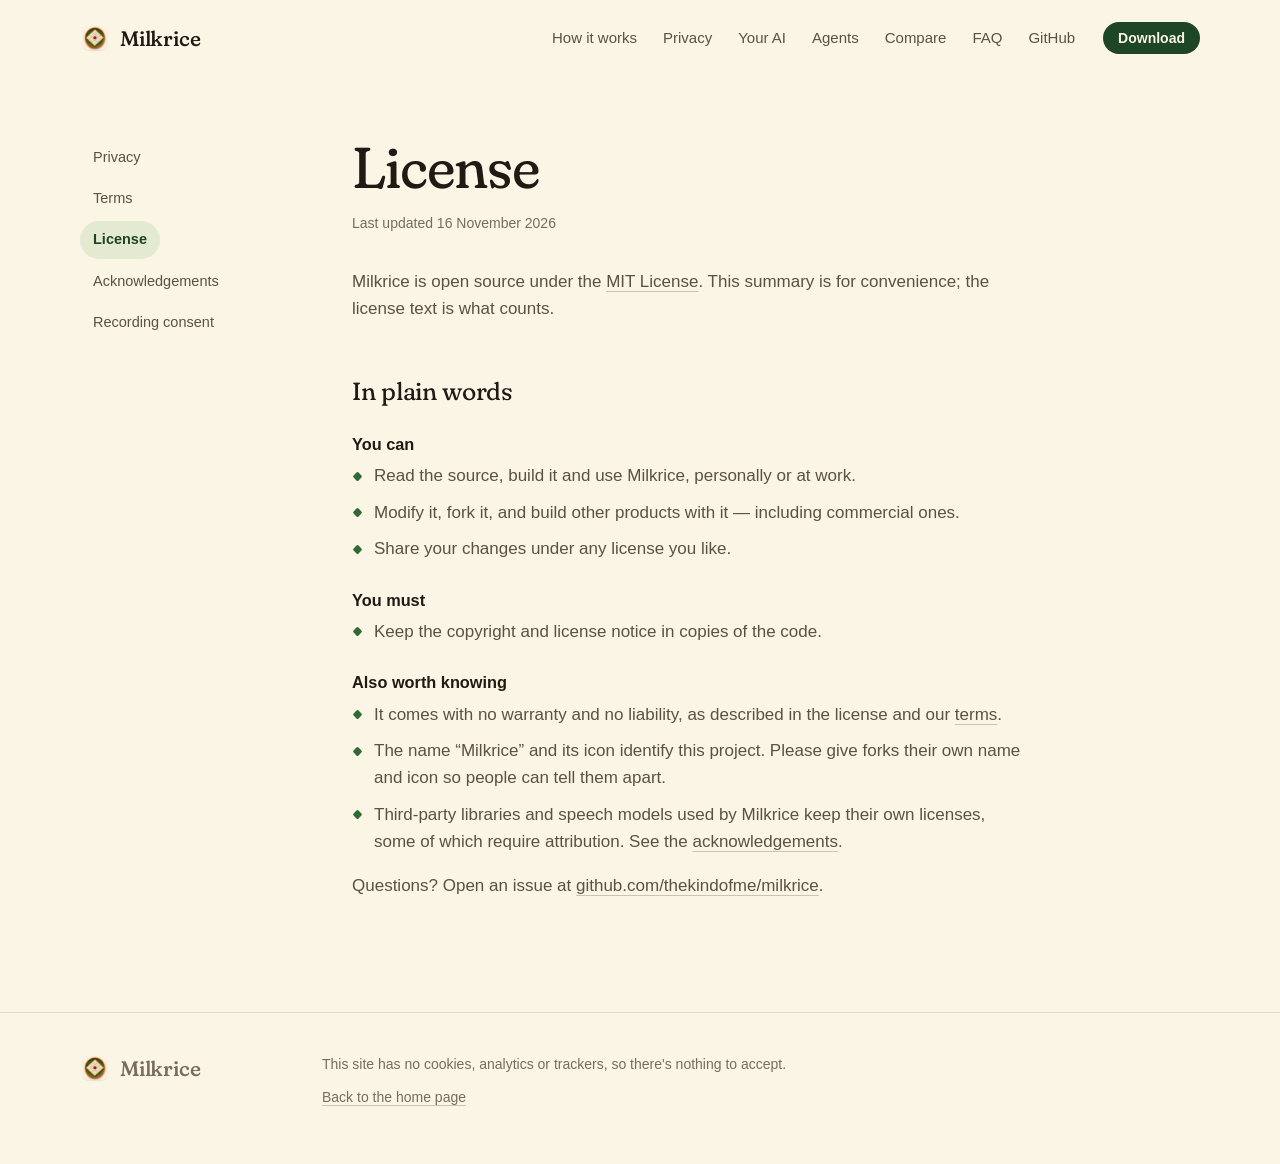
<file: site/license.html>
<!doctype html>
<html lang="en">
<head>
<meta charset="utf-8">
<link rel="canonical" href="https://milkrice.yasithfernando.com/license.html">
<meta name="viewport" content="width=device-width, initial-scale=1, viewport-fit=cover">
<title>License — Milkrice</title>
<meta name="description" content="Milkrice is open source under the MIT License.">
<meta name="theme-color" content="#fbf5e6" media="(prefers-color-scheme: light)">
<meta name="theme-color" content="#14120e" media="(prefers-color-scheme: dark)">
<link rel="icon" href="assets/favicon.png" type="image/png">
<link rel="preconnect" href="https://fonts.googleapis.com">
<link rel="preconnect" href="https://fonts.gstatic.com" crossorigin>
<link href="https://fonts.googleapis.com/css2?family=Fraunces:ital,opsz,wght,SOFT@0,9..144,300..600,100;1,9..144,300..600,100&display=swap" rel="stylesheet">
<link rel="stylesheet" href="css/site.css?v=21">
</head>
<body>
<a class="skip" href="#main">Skip to content</a>
  <header class="top wrap">
    <a class="brand" href="./"><img src="assets/app-icon.webp" alt="" width="30" height="30">Milkrice</a>
    <nav class="nav" aria-label="Site">
    <a href="./#how">How it works</a>
    <a href="./#privacy">Privacy</a>
    <a href="./#ai">Your AI</a>
    <a href="./#agents">Agents</a>
    <a href="./#compare">Compare</a>
    <a href="./#faq">FAQ</a>
    <a href="https://github.com/thekindofme/milkrice">GitHub</a>
  </nav>
  <a class="btn btn-sm" href="https://github.com/thekindofme/milkrice/releases/latest">Download</a>
  </header>
  <main id="main" class="doc wrap">
    <aside class="doc-aside">
      <nav aria-label="Legal pages">
        <a href="privacy.html">Privacy</a>
        <a href="terms.html">Terms</a>
        <a href="license.html" aria-current="page">License</a>
        <a href="acknowledgements.html">Acknowledgements</a>
        <a href="consent.html">Recording consent</a>
      </nav>
    </aside>
    <article class="doc-body">
      <h1>License</h1>
      <p class="updated">Last updated 16 November 2026</p>
      <p>Milkrice is open source under the <a href="https://github.com/thekindofme/milkrice/blob/main/LICENSE">MIT License</a>. This summary is for convenience; the license text is what counts.</p>

      <h2>In plain words</h2>
      <h3>You can</h3>
      <ul>
        <li>Read the source, build it and use Milkrice, personally or at work.</li>
        <li>Modify it, fork it, and build other products with it — including commercial ones.</li>
        <li>Share your changes under any license you like.</li>
      </ul>
      <h3>You must</h3>
      <ul>
        <li>Keep the copyright and license notice in copies of the code.</li>
      </ul>
      <h3>Also worth knowing</h3>
      <ul>
        <li>It comes with no warranty and no liability, as described in the license and our <a href="terms.html">terms</a>.</li>
        <li>The name “Milkrice” and its icon identify this project. Please give forks their own name and icon so people can tell them apart.</li>
        <li>Third-party libraries and speech models used by Milkrice keep their own licenses, some of which require attribution. See the <a href="acknowledgements.html">acknowledgements</a>.</li>
      </ul>
      <p>Questions? Open an issue at <a href="https://github.com/thekindofme/milkrice/issues">github.com/thekindofme/milkrice</a>.</p>

    </article>
  </main>
  <footer class="foot">
  <div class="wrap">
    <a class="brand" href="./"><img src="assets/app-icon.webp" alt="" width="22" height="22" loading="lazy">Milkrice</a>
    <div class="foot-body">
      <p>This site has no cookies, analytics or trackers, so there's nothing to accept.</p>
      <p><a href="./">Back to the home page</a></p>
    </div>
  </div>
</footer>
</body>
</html>
</file>
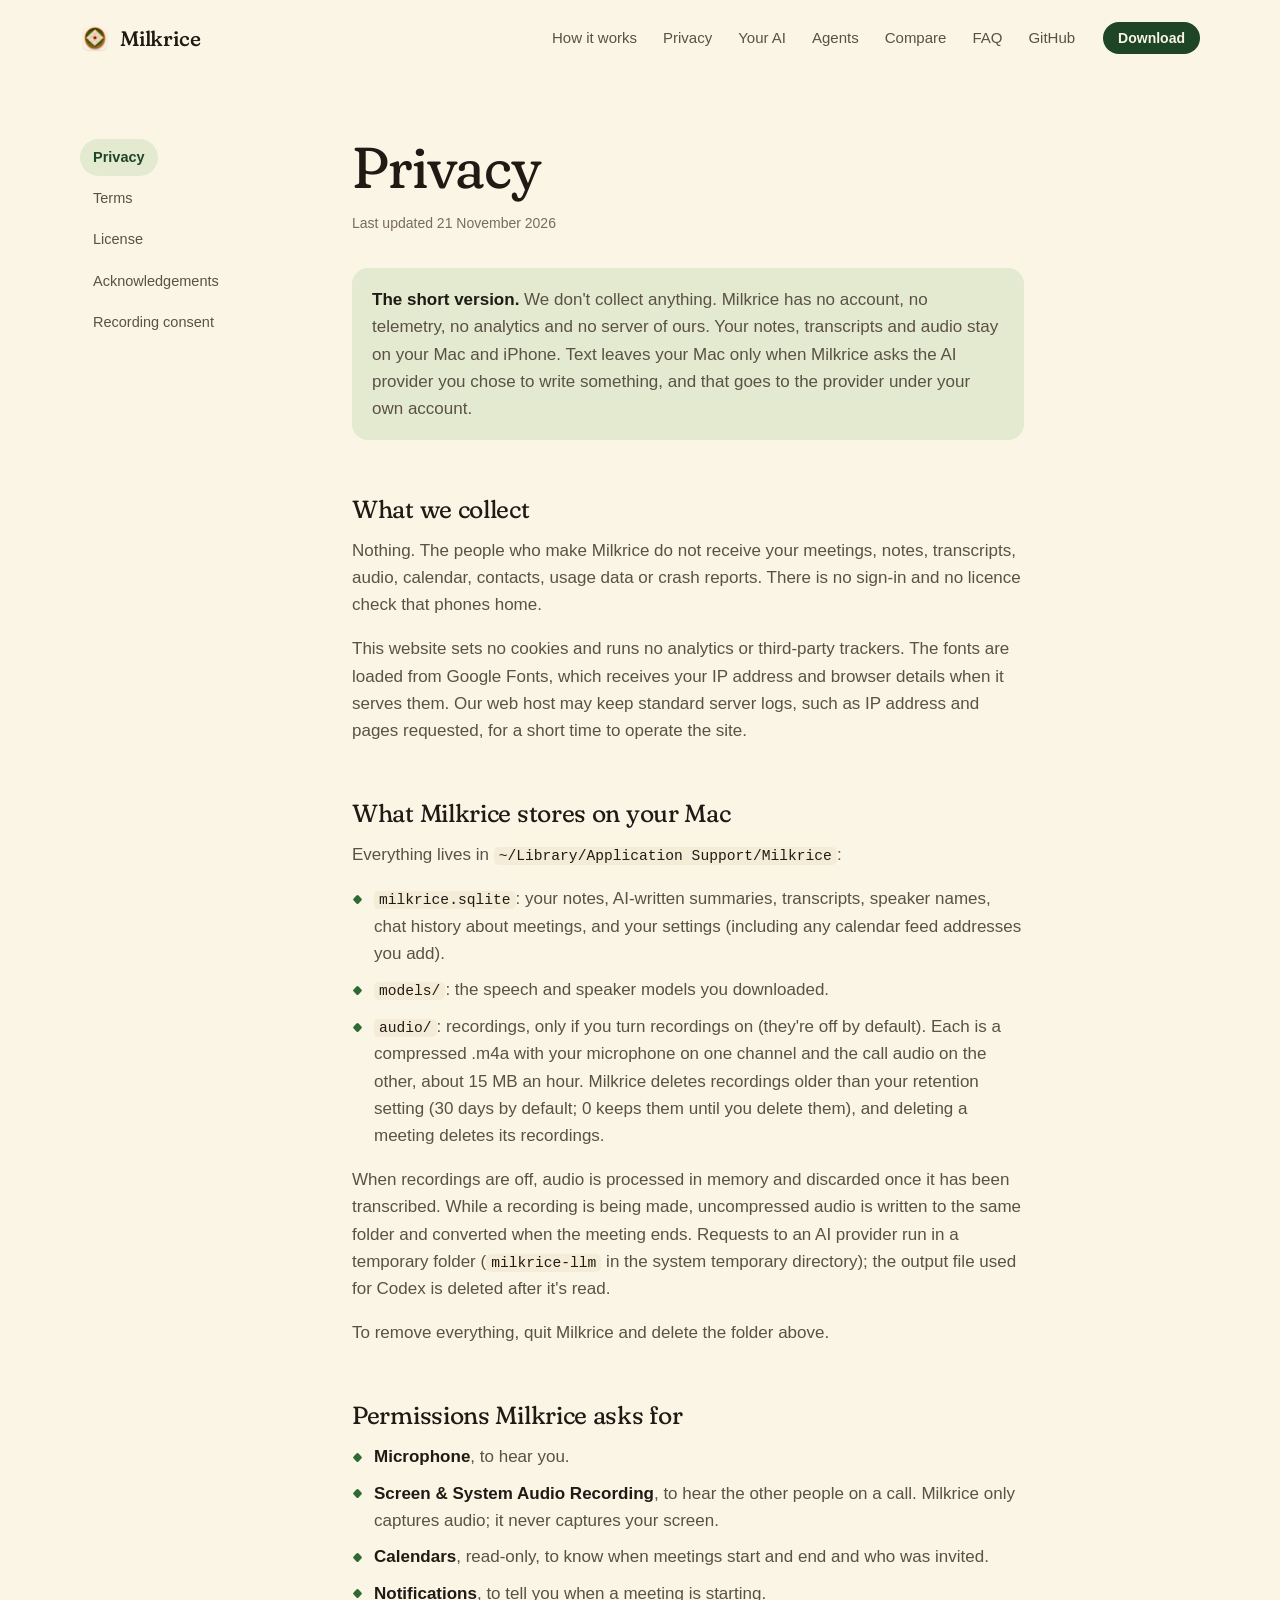
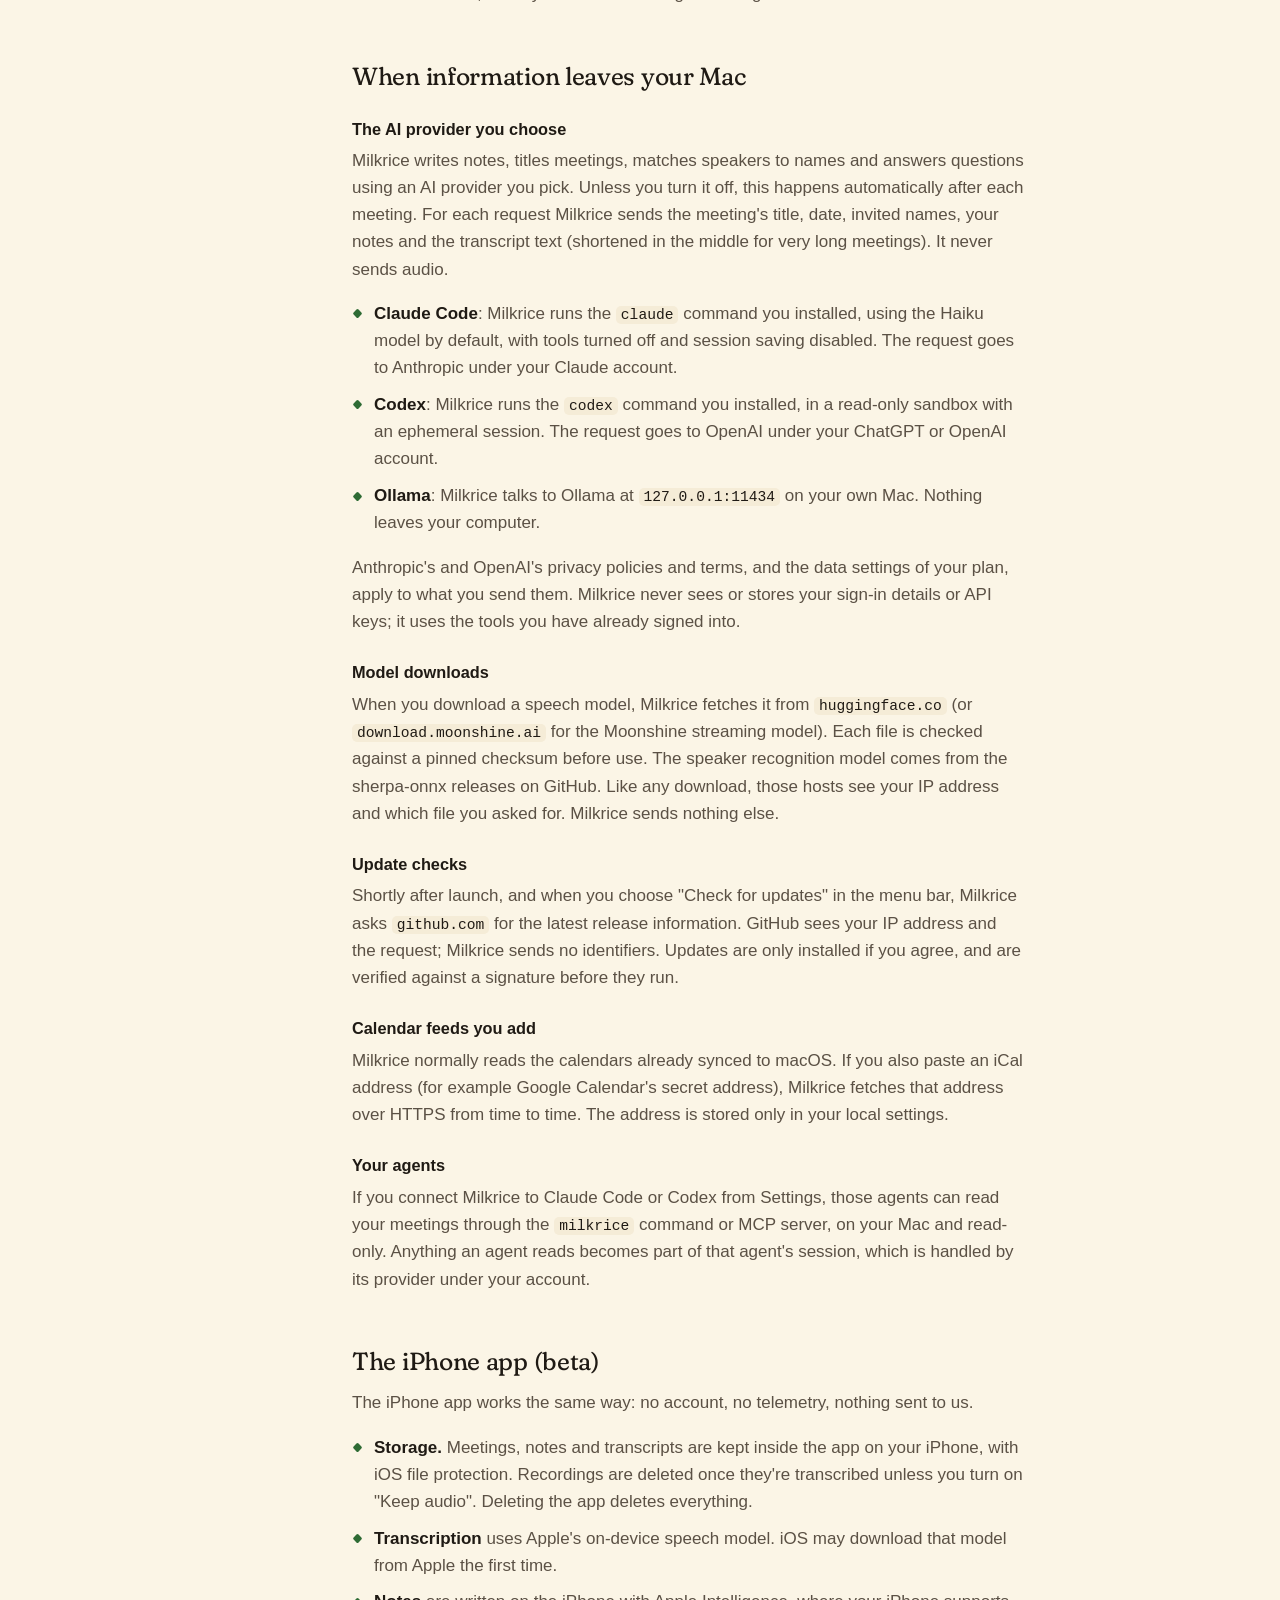
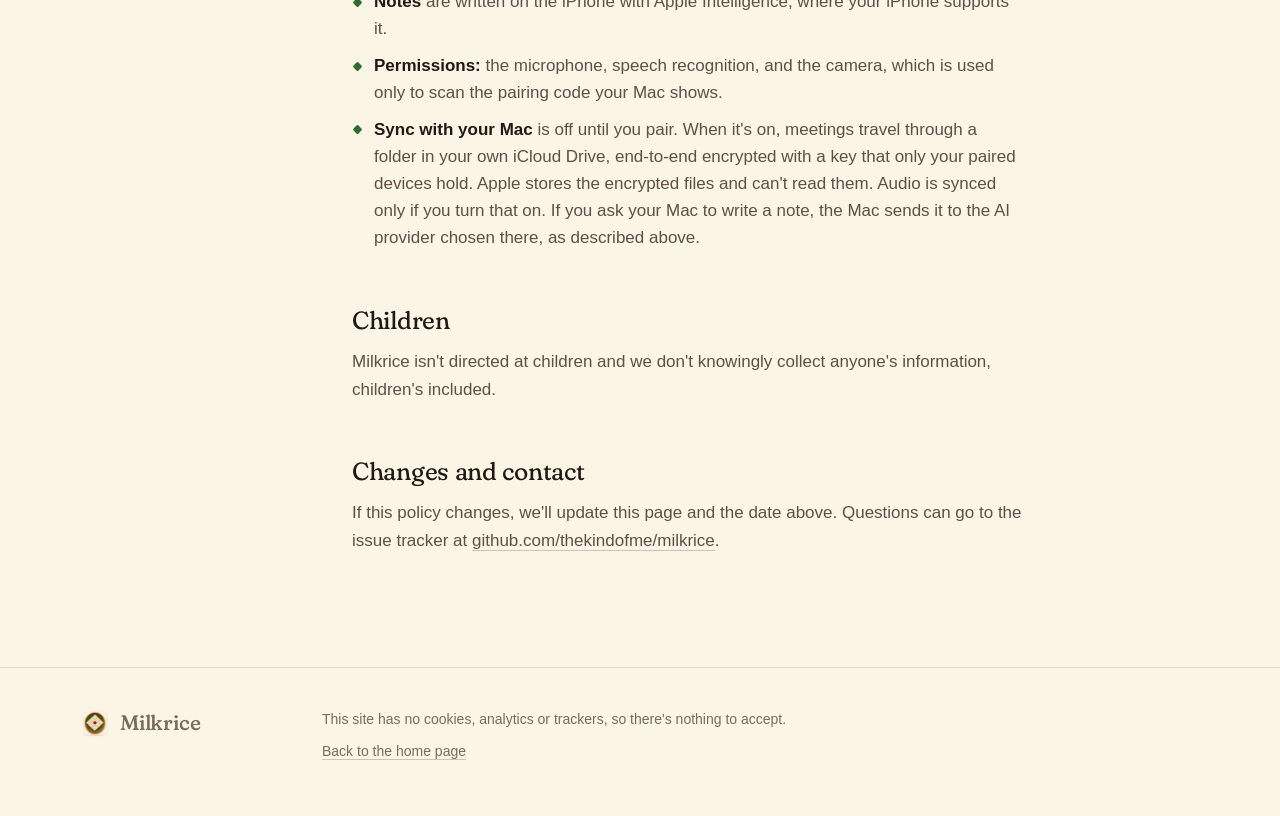
<file: site/privacy.html>
<!doctype html>
<html lang="en">
<head>
<meta charset="utf-8">
<link rel="canonical" href="https://milkrice.yasithfernando.com/privacy.html">
<meta name="viewport" content="width=device-width, initial-scale=1, viewport-fit=cover">
<title>Privacy — Milkrice</title>
<meta name="description" content="Milkrice collects nothing. What the app stores on your Mac, and the few times information leaves it.">
<meta name="theme-color" content="#fbf5e6" media="(prefers-color-scheme: light)">
<meta name="theme-color" content="#14120e" media="(prefers-color-scheme: dark)">
<link rel="icon" href="assets/favicon.png" type="image/png">
<link rel="preconnect" href="https://fonts.googleapis.com">
<link rel="preconnect" href="https://fonts.gstatic.com" crossorigin>
<link href="https://fonts.googleapis.com/css2?family=Fraunces:ital,opsz,wght,SOFT@0,9..144,300..600,100;1,9..144,300..600,100&display=swap" rel="stylesheet">
<link rel="stylesheet" href="css/site.css?v=21">
</head>
<body>
<a class="skip" href="#main">Skip to content</a>
  <header class="top wrap">
    <a class="brand" href="./"><img src="assets/app-icon.webp" alt="" width="30" height="30">Milkrice</a>
    <nav class="nav" aria-label="Site">
    <a href="./#how">How it works</a>
    <a href="./#privacy">Privacy</a>
    <a href="./#ai">Your AI</a>
    <a href="./#agents">Agents</a>
    <a href="./#compare">Compare</a>
    <a href="./#faq">FAQ</a>
    <a href="https://github.com/thekindofme/milkrice">GitHub</a>
  </nav>
  <a class="btn btn-sm" href="https://github.com/thekindofme/milkrice/releases/latest">Download</a>
  </header>
  <main id="main" class="doc wrap">
    <aside class="doc-aside">
      <nav aria-label="Legal pages">
        <a href="privacy.html" aria-current="page">Privacy</a>
        <a href="terms.html">Terms</a>
        <a href="license.html">License</a>
        <a href="acknowledgements.html">Acknowledgements</a>
        <a href="consent.html">Recording consent</a>
      </nav>
    </aside>
    <article class="doc-body">
      <h1>Privacy</h1>
      <p class="updated">Last updated 21 November 2026</p>
      <div class="note"><p><strong>The short version.</strong> We don't collect anything. Milkrice has no account, no telemetry, no analytics and no server of ours. Your notes, transcripts and audio stay on your Mac and iPhone. Text leaves your Mac only when Milkrice asks the AI provider you chose to write something, and that goes to the provider under your own account.</p></div>

      <h2>What we collect</h2>
      <p>Nothing. The people who make Milkrice do not receive your meetings, notes, transcripts, audio, calendar, contacts, usage data or crash reports. There is no sign-in and no licence check that phones home.</p>
      <p>This website sets no cookies and runs no analytics or third-party trackers. The fonts are loaded from Google Fonts, which receives your IP address and browser details when it serves them. Our web host may keep standard server logs, such as IP address and pages requested, for a short time to operate the site.</p>

      <h2>What Milkrice stores on your Mac</h2>
      <p>Everything lives in <span class="path">~/Library/<wbr>Application&nbsp;Support/<wbr>Milkrice</span>:</p>
      <ul>
        <li><span class="path">milkrice.sqlite</span>: your notes, AI-written summaries, transcripts, speaker names, chat history about meetings, and your settings (including any calendar feed addresses you add).</li>
        <li><span class="path">models/</span>: the speech and speaker models you downloaded.</li>
        <li><span class="path">audio/</span>: recordings, only if you turn recordings on (they're off by default). Each is a compressed .m4a with your microphone on one channel and the call audio on the other, about 15 MB an hour. Milkrice deletes recordings older than your retention setting (30 days by default; 0 keeps them until you delete them), and deleting a meeting deletes its recordings.</li>
      </ul>
      <p>When recordings are off, audio is processed in memory and discarded once it has been transcribed. While a recording is being made, uncompressed audio is written to the same folder and converted when the meeting ends. Requests to an AI provider run in a temporary folder (<span class="path">milkrice-llm</span> in the system temporary directory); the output file used for Codex is deleted after it's read.</p>
      <p>To remove everything, quit Milkrice and delete the folder above.</p>

      <h2>Permissions Milkrice asks for</h2>
      <ul>
        <li><strong>Microphone</strong>, to hear you.</li>
        <li><strong>Screen &amp; System Audio Recording</strong>, to hear the other people on a call. Milkrice only captures audio; it never captures your screen.</li>
        <li><strong>Calendars</strong>, read-only, to know when meetings start and end and who was invited.</li>
        <li><strong>Notifications</strong>, to tell you when a meeting is starting.</li>
      </ul>

      <h2>When information leaves your Mac</h2>
      <h3>The AI provider you choose</h3>
      <p>Milkrice writes notes, titles meetings, matches speakers to names and answers questions using an AI provider you pick. Unless you turn it off, this happens automatically after each meeting. For each request Milkrice sends the meeting's title, date, invited names, your notes and the transcript text (shortened in the middle for very long meetings). It never sends audio.</p>
      <ul>
        <li><strong>Claude Code</strong>: Milkrice runs the <code>claude</code> command you installed, using the Haiku model by default, with tools turned off and session saving disabled. The request goes to Anthropic under your Claude account.</li>
        <li><strong>Codex</strong>: Milkrice runs the <code>codex</code> command you installed, in a read-only sandbox with an ephemeral session. The request goes to OpenAI under your ChatGPT or OpenAI account.</li>
        <li><strong>Ollama</strong>: Milkrice talks to Ollama at <span class="path">127.0.0.1:11434</span> on your own Mac. Nothing leaves your computer.</li>
      </ul>
      <p>Anthropic's and OpenAI's privacy policies and terms, and the data settings of your plan, apply to what you send them. Milkrice never sees or stores your sign-in details or API keys; it uses the tools you have already signed into.</p>

      <h3>Model downloads</h3>
      <p>When you download a speech model, Milkrice fetches it from <span class="path">huggingface.co</span> (or <span class="path">download.moonshine.ai</span> for the Moonshine streaming model). Each file is checked against a pinned checksum before use. The speaker recognition model comes from the sherpa-onnx releases on GitHub. Like any download, those hosts see your IP address and which file you asked for. Milkrice sends nothing else.</p>

      <h3>Update checks</h3>
      <p>Shortly after launch, and when you choose "Check for updates" in the menu bar, Milkrice asks <span class="path">github.com</span> for the latest release information. GitHub sees your IP address and the request; Milkrice sends no identifiers. Updates are only installed if you agree, and are verified against a signature before they run.</p>

      <h3>Calendar feeds you add</h3>
      <p>Milkrice normally reads the calendars already synced to macOS. If you also paste an iCal address (for example Google Calendar's secret address), Milkrice fetches that address over HTTPS from time to time. The address is stored only in your local settings.</p>

      <h3>Your agents</h3>
      <p>If you connect Milkrice to Claude Code or Codex from Settings, those agents can read your meetings through the <code>milkrice</code> command or MCP server, on your Mac and read-only. Anything an agent reads becomes part of that agent's session, which is handled by its provider under your account.</p>

      <h2>The iPhone app (beta)</h2>
      <p>The iPhone app works the same way: no account, no telemetry, nothing sent to us.</p>
      <ul>
        <li><strong>Storage.</strong> Meetings, notes and transcripts are kept inside the app on your iPhone, with iOS file protection. Recordings are deleted once they're transcribed unless you turn on "Keep audio". Deleting the app deletes everything.</li>
        <li><strong>Transcription</strong> uses Apple's on-device speech model. iOS may download that model from Apple the first time.</li>
        <li><strong>Notes</strong> are written on the iPhone with Apple Intelligence, where your iPhone supports it.</li>
        <li><strong>Permissions:</strong> the microphone, speech recognition, and the camera, which is used only to scan the pairing code your Mac shows.</li>
        <li><strong>Sync with your Mac</strong> is off until you pair. When it's on, meetings travel through a folder in your own iCloud Drive, end-to-end encrypted with a key that only your paired devices hold. Apple stores the encrypted files and can't read them. Audio is synced only if you turn that on. If you ask your Mac to write a note, the Mac sends it to the AI provider chosen there, as described above.</li>
      </ul>

      <h2>Children</h2>
      <p>Milkrice isn't directed at children and we don't knowingly collect anyone's information, children's included.</p>

      <h2>Changes and contact</h2>
      <p>If this policy changes, we'll update this page and the date above. Questions can go to the issue tracker at <a href="https://github.com/thekindofme/milkrice/issues">github.com/thekindofme/milkrice</a>.</p>

    </article>
  </main>
  <footer class="foot">
  <div class="wrap">
    <a class="brand" href="./"><img src="assets/app-icon.webp" alt="" width="22" height="22" loading="lazy">Milkrice</a>
    <div class="foot-body">
      <p>This site has no cookies, analytics or trackers, so there's nothing to accept.</p>
      <p><a href="./">Back to the home page</a></p>
    </div>
  </div>
</footer>
</body>
</html>
</file>
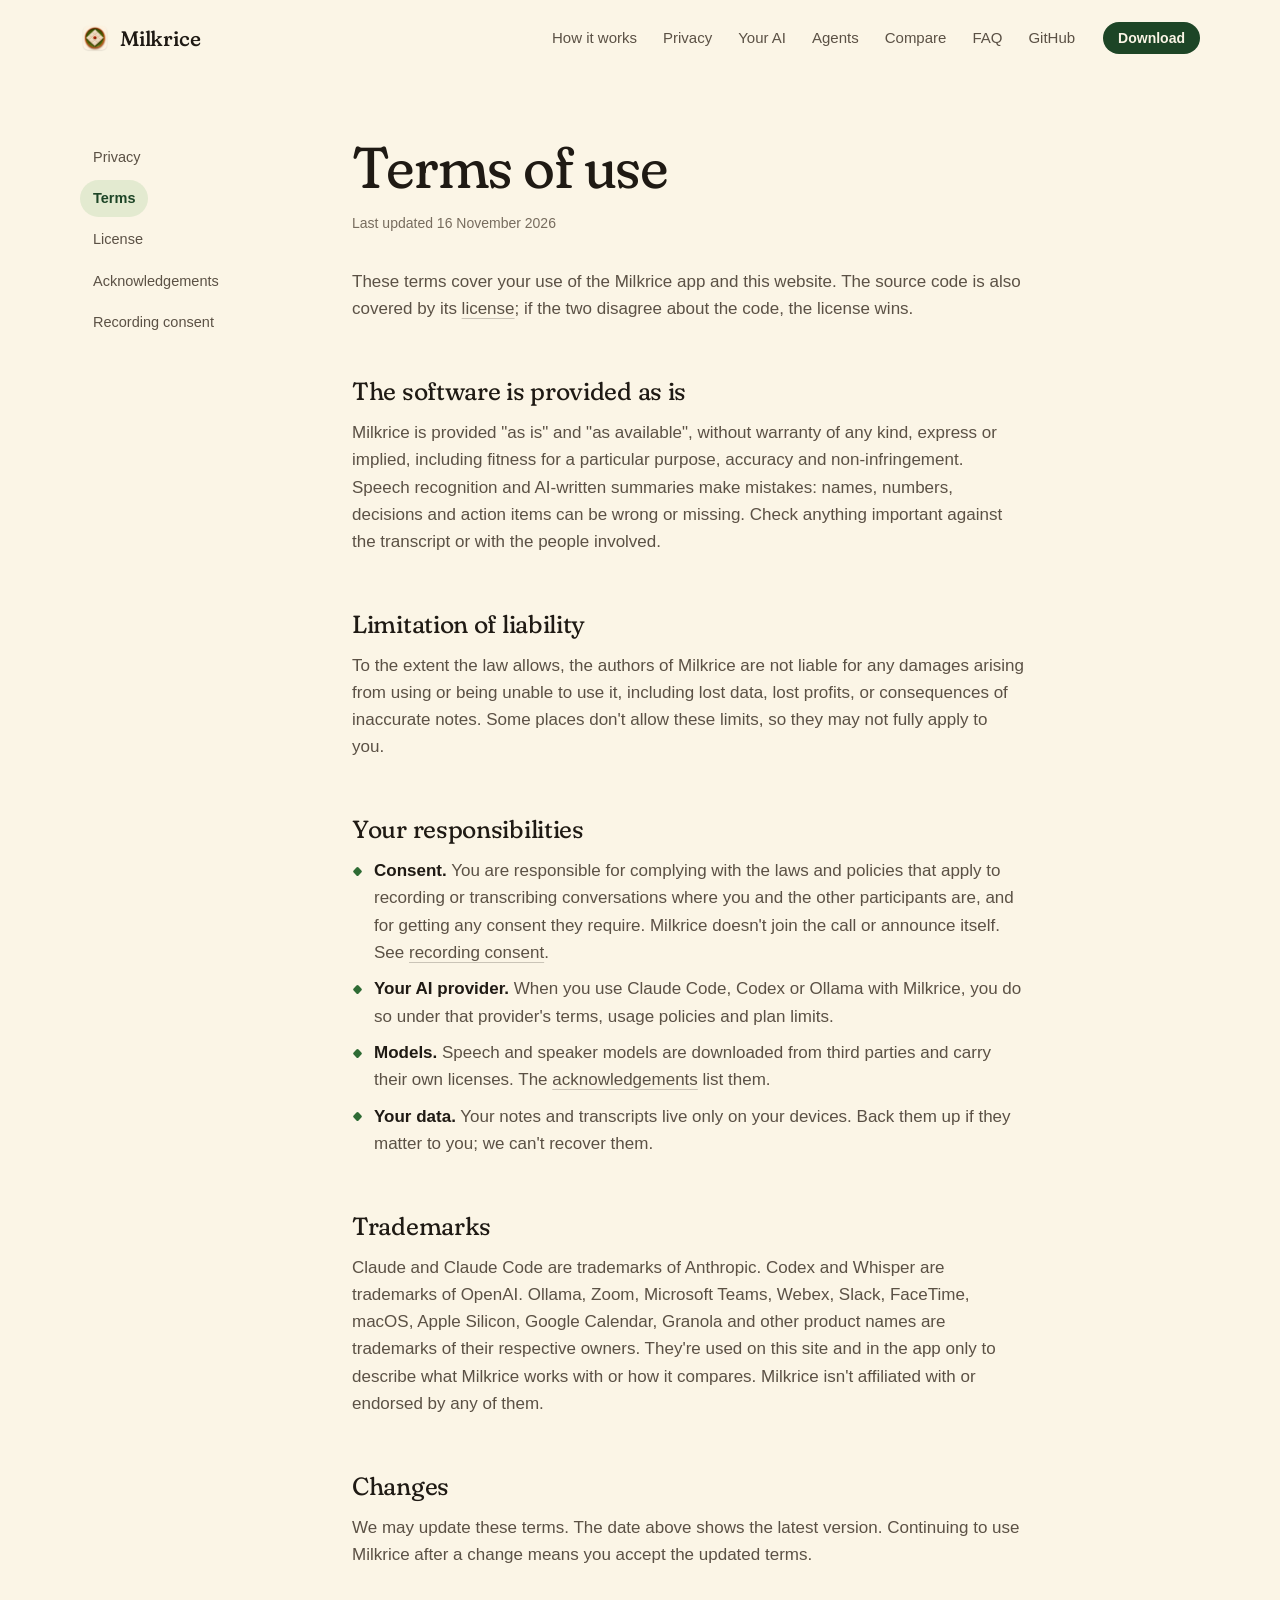
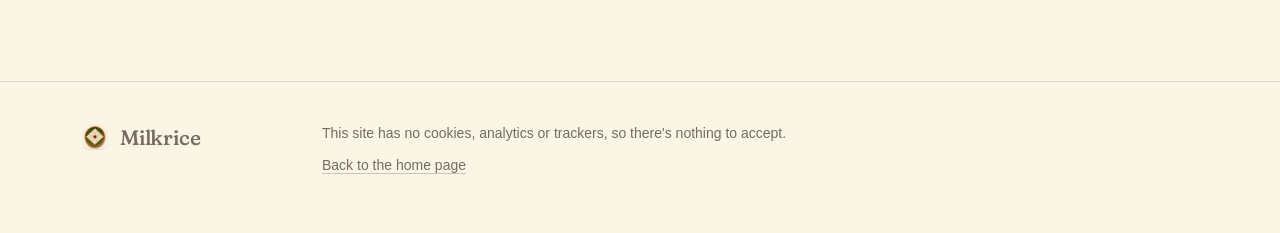
<file: site/terms.html>
<!doctype html>
<html lang="en">
<head>
<meta charset="utf-8">
<link rel="canonical" href="https://milkrice.yasithfernando.com/terms.html">
<meta name="viewport" content="width=device-width, initial-scale=1, viewport-fit=cover">
<title>Terms — Milkrice</title>
<meta name="description" content="Terms of use for the Milkrice app and website.">
<meta name="theme-color" content="#fbf5e6" media="(prefers-color-scheme: light)">
<meta name="theme-color" content="#14120e" media="(prefers-color-scheme: dark)">
<link rel="icon" href="assets/favicon.png" type="image/png">
<link rel="preconnect" href="https://fonts.googleapis.com">
<link rel="preconnect" href="https://fonts.gstatic.com" crossorigin>
<link href="https://fonts.googleapis.com/css2?family=Fraunces:ital,opsz,wght,SOFT@0,9..144,300..600,100;1,9..144,300..600,100&display=swap" rel="stylesheet">
<link rel="stylesheet" href="css/site.css?v=21">
</head>
<body>
<a class="skip" href="#main">Skip to content</a>
  <header class="top wrap">
    <a class="brand" href="./"><img src="assets/app-icon.webp" alt="" width="30" height="30">Milkrice</a>
    <nav class="nav" aria-label="Site">
    <a href="./#how">How it works</a>
    <a href="./#privacy">Privacy</a>
    <a href="./#ai">Your AI</a>
    <a href="./#agents">Agents</a>
    <a href="./#compare">Compare</a>
    <a href="./#faq">FAQ</a>
    <a href="https://github.com/thekindofme/milkrice">GitHub</a>
  </nav>
  <a class="btn btn-sm" href="https://github.com/thekindofme/milkrice/releases/latest">Download</a>
  </header>
  <main id="main" class="doc wrap">
    <aside class="doc-aside">
      <nav aria-label="Legal pages">
        <a href="privacy.html">Privacy</a>
        <a href="terms.html" aria-current="page">Terms</a>
        <a href="license.html">License</a>
        <a href="acknowledgements.html">Acknowledgements</a>
        <a href="consent.html">Recording consent</a>
      </nav>
    </aside>
    <article class="doc-body">
      <h1>Terms of use</h1>
      <p class="updated">Last updated 16 November 2026</p>
      <p>These terms cover your use of the Milkrice app and this website. The source code is also covered by its <a href="license.html">license</a>; if the two disagree about the code, the license wins.</p>

      <h2>The software is provided as is</h2>
      <p>Milkrice is provided "as is" and "as available", without warranty of any kind, express or implied, including fitness for a particular purpose, accuracy and non-infringement. Speech recognition and AI-written summaries make mistakes: names, numbers, decisions and action items can be wrong or missing. Check anything important against the transcript or with the people involved.</p>

      <h2>Limitation of liability</h2>
      <p>To the extent the law allows, the authors of Milkrice are not liable for any damages arising from using or being unable to use it, including lost data, lost profits, or consequences of inaccurate notes. Some places don't allow these limits, so they may not fully apply to you.</p>

      <h2>Your responsibilities</h2>
      <ul>
        <li><strong>Consent.</strong> You are responsible for complying with the laws and policies that apply to recording or transcribing conversations where you and the other participants are, and for getting any consent they require. Milkrice doesn't join the call or announce itself. See <a href="consent.html">recording consent</a>.</li>
        <li><strong>Your AI provider.</strong> When you use Claude Code, Codex or Ollama with Milkrice, you do so under that provider's terms, usage policies and plan limits.</li>
        <li><strong>Models.</strong> Speech and speaker models are downloaded from third parties and carry their own licenses. The <a href="acknowledgements.html">acknowledgements</a> list them.</li>
        <li><strong>Your data.</strong> Your notes and transcripts live only on your devices. Back them up if they matter to you; we can't recover them.</li>
      </ul>

      <h2>Trademarks</h2>
      <p>Claude and Claude Code are trademarks of Anthropic. Codex and Whisper are trademarks of OpenAI. Ollama, Zoom, Microsoft Teams, Webex, Slack, FaceTime, macOS, Apple Silicon, Google Calendar, Granola and other product names are trademarks of their respective owners. They're used on this site and in the app only to describe what Milkrice works with or how it compares. Milkrice isn't affiliated with or endorsed by any of them.</p>

      <h2>Changes</h2>
      <p>We may update these terms. The date above shows the latest version. Continuing to use Milkrice after a change means you accept the updated terms.</p>

    </article>
  </main>
  <footer class="foot">
  <div class="wrap">
    <a class="brand" href="./"><img src="assets/app-icon.webp" alt="" width="22" height="22" loading="lazy">Milkrice</a>
    <div class="foot-body">
      <p>This site has no cookies, analytics or trackers, so there's nothing to accept.</p>
      <p><a href="./">Back to the home page</a></p>
    </div>
  </div>
</footer>
</body>
</html>
</file>
<file: site/css/site.css>
/* Milkrice — site. Coconut cream, banana leaf, one pinch of chili. */
:root {
  --cream: #fbf5e6;
  --cream-2: #f5ecd7;
  --cream-3: #ebdfc4;
  --rice: #fffdf6;
  --ink: #1f1a14;
  --ink-2: #5b5145;
  --ink-3: #776c5e;
  --hair: rgba(31, 26, 20, 0.12);
  --hair-2: rgba(31, 26, 20, 0.22);
  --leaf: #2e6b34;
  --leaf-deep: #1d4526;
  --leaf-soft: #e3ead0;
  --clay: #c4602f;
  --chili: #d2381f;
  --chili-ink: #b32c15;
  --band: #1d4526;          /* the banana-leaf band */
  --band-ink: #f6f0df;
  --band-ink-2: #c6d3bd;
  --term-bg: #1c1914;
  --term-ink: #ece5d5;
  --shadow: 0 1px 0 rgba(255, 255, 255, 0.7) inset, 0 24px 48px -28px rgba(60, 40, 10, 0.35);
  --serif: "Fraunces", "New York", ui-serif, "Iowan Old Style", Georgia, serif;
  --sans: -apple-system, BlinkMacSystemFont, "SF Pro Text", "Helvetica Neue", "Segoe UI", sans-serif;
  --mono: ui-monospace, "SF Mono", Menlo, Consolas, monospace;
  --gutter: 20px;
  --wrap: 1120px;
  color-scheme: light dark;
}
@media (min-width: 760px) { :root { --gutter: 40px; } }
@media (prefers-color-scheme: dark) {
  :root {
    --cream: #14120e;
    --cream-2: #1b1813;
    --cream-3: #27231b;
    --rice: #211e17;
    --ink: #f3ecdc;
    --ink-2: #c3baa8;
    --ink-3: #9c9282;
    --hair: rgba(243, 236, 220, 0.11);
    --hair-2: rgba(243, 236, 220, 0.22);
    --leaf: #8cc084;
    --leaf-deep: #a9d3a0;
    --leaf-soft: #1c2a1c;
    --clay: #d97a4c;
    --chili: #ec5a3f;
    --chili-ink: #f0745b;
    --band: #142e1b;
    --term-bg: #0d0c09;
    --shadow: 0 24px 48px -28px rgba(0, 0, 0, 0.7);
  }
}

*, *::before, *::after { box-sizing: border-box; }
html { -webkit-text-size-adjust: 100%; scroll-behavior: smooth; }
@media (prefers-reduced-motion: reduce) { html { scroll-behavior: auto; } }
body {
  margin: 0;
  background: var(--cream);
  color: var(--ink);
  font: 17px/1.6 var(--sans);
  -webkit-font-smoothing: antialiased;
  text-rendering: optimizeLegibility;
  overflow-x: clip;
}
img { max-width: 100%; height: auto; display: block; }
::selection { background: color-mix(in srgb, var(--chili) 22%, transparent); }
:focus-visible { outline: 2px solid var(--chili); outline-offset: 3px; border-radius: 4px; }
a { color: inherit; text-decoration-line: underline; text-decoration-thickness: 1px; text-underline-offset: 0.22em; text-decoration-color: var(--hair-2); }
a:hover { text-decoration-color: var(--chili); }
h1, h2, h3, p, ul, ol, dl, dd, figure, pre { margin: 0; }
h1, h2, .display { font-family: var(--serif); font-weight: 400; font-variation-settings: "SOFT" 100; letter-spacing: -0.02em; text-wrap: balance; }
code, .path { font-family: var(--mono); font-size: .86em; background: var(--cream-2); padding: 1px 5px; border-radius: 5px; color: var(--ink); overflow-wrap: break-word; }

.skip { position: absolute; left: -999px; top: 8px; background: var(--ink); color: var(--cream); padding: 8px 12px; border-radius: 8px; z-index: 20; }
.skip:focus { left: 8px; }
.wrap { width: 100%; max-width: calc(var(--wrap) + 2 * var(--gutter)); margin-inline: auto; padding-inline: var(--gutter); }

/* ---------- header */
.top { display: flex; align-items: center; gap: 28px; height: 76px; }
.brand { display: inline-flex; align-items: center; gap: 10px; font: 500 21px/1 var(--serif); font-variation-settings: "SOFT" 100; letter-spacing: -0.01em; text-decoration: none; }
.brand img { width: 30px; height: 30px; border-radius: 7px; }
.nav { display: none; gap: 26px; margin-left: auto; font-size: 15px; }
.nav a { text-decoration: none; color: var(--ink-2); }
.nav a:hover { color: var(--ink); text-decoration: underline; text-decoration-color: var(--chili); }
.top .btn-sm { margin-left: auto; }
@media (min-width: 860px) { .nav { display: flex; } .top .btn-sm { margin-left: 0; } }

/* ---------- buttons */
.btn {
  display: inline-flex; align-items: center; gap: 10px;
  padding: 14px 22px 14px 18px; border-radius: 999px;
  background: var(--leaf-deep); color: #fbf5e6;
  font-weight: 600; font-size: 16px; line-height: 1; text-decoration: none; white-space: nowrap;
  box-shadow: 0 1px 0 rgba(255, 255, 255, .14) inset, 0 14px 28px -16px rgba(20, 60, 30, .7);
  transition: transform .15s ease, background-color .15s ease;
}
.btn:hover { background: #26582f; }
.btn:active { transform: translateY(1px); }
.btn svg { width: 17px; height: 17px; flex: none; }
.btn-sm { padding: 9px 15px; font-size: 14px; box-shadow: none; }
.btn-line { background: transparent; color: var(--ink); box-shadow: inset 0 0 0 1px var(--hair-2); }
.btn-line:hover { background: var(--cream-2); }
@media (prefers-color-scheme: dark) { .btn { background: #3c7f45; } .btn:hover { background: #468f50; } .btn-line { background: transparent; } }
.link-quiet { font-size: 16px; color: var(--ink-2); }

.brew {
  display: inline-flex; align-items: center; gap: 10px; max-width: 100%;
  padding: 5px 5px 5px 16px; border-radius: 999px;
  background: var(--rice); box-shadow: inset 0 0 0 1px var(--hair);
  font: 13.5px/1.2 var(--mono); color: var(--ink-2);
}
.brew code { background: none; padding: 0; font-size: 1em; color: inherit; white-space: nowrap; overflow: hidden; text-overflow: ellipsis; min-width: 0; }
.brew code::before { content: "$ "; color: var(--ink-3); }
.brew button {
  flex: none; border: 0; cursor: pointer; border-radius: 999px; padding: 7px 12px;
  background: var(--cream-2); color: var(--ink); font: 600 12.5px/1 var(--sans);
}
.brew button:hover { background: var(--cream-3); }
.brew button[data-done] { background: var(--leaf-soft); color: var(--leaf-deep); }

/* ---------- small type */
.eyebrow { display: inline-flex; align-items: center; gap: 10px; font: 600 12.5px/1 var(--sans); letter-spacing: .14em; text-transform: uppercase; color: var(--leaf); }
.eyebrow::before { content: ""; width: 9px; height: 9px; background: var(--chili); transform: rotate(45deg); border-radius: 1.5px; flex: none; }
.req { font-size: 14px; color: var(--ink-3); }

/* ---------- hero */
.hero { display: grid; gap: 36px; align-items: center; padding-block: clamp(28px, 6vh, 64px) clamp(48px, 9vh, 96px); }
.hero { overflow-x: clip; }
.hero > * { min-width: 0; }
.hero h1 { margin-top: 22px; font-size: clamp(2.7rem, 6.1vw, 5rem); line-height: 1; }
.hero h1 em { font-style: italic; font-weight: 300; color: var(--leaf); }
.lede { margin-top: 26px; max-width: 33rem; font-size: 1.14rem; line-height: 1.58; color: var(--ink-2); text-wrap: pretty; }
.cta { display: flex; flex-wrap: wrap; align-items: center; gap: 14px 16px; margin-top: 34px; }
.hero .req { margin-top: 18px; }
.hero-stage { position: relative; aspect-ratio: 1; }
.hero-stage::before {          /* the diamond the plate sits on */
  content: ""; position: absolute; inset: 11%;
  background: var(--leaf-soft); border-radius: 7%;
  transform: rotate(45deg);
}
.hero-plate { position: absolute; inset: 6%; filter: drop-shadow(0 30px 34px rgba(70, 40, 10, .28)) drop-shadow(0 4px 6px rgba(70, 40, 10, .2)); }
.hero-plate img { width: 100%; height: 100%; }
@media (min-width: 1000px) {
  .hero { min-height: calc(100svh - 76px); padding-block: 24px 72px; }
}

/* ---------- the name */
.name { border-block: 1px solid var(--hair); }
.name .wrap { display: grid; gap: 14px 56px; padding-block: 44px; }
.name p { color: var(--ink-2); max-width: 40rem; text-wrap: pretty; }
.name .display { font-size: clamp(1.5rem, 2.6vw, 2rem); line-height: 1.15; color: var(--ink); }
.name .display span { color: var(--ink-3); font-style: italic; font-weight: 300; }
@media (min-width: 900px) { .name .wrap { grid-template-columns: minmax(0, .8fr) minmax(0, 1.2fr); align-items: center; } }

/* ---------- sections */
.sec { padding-block: clamp(72px, 11vw, 128px); }
.sec-h { display: grid; gap: 18px; margin-bottom: clamp(32px, 5vw, 56px); max-width: 46rem; }
.sec-h h2 { font-size: clamp(2rem, 4.2vw, 3.2rem); line-height: 1.04; }
.sec-h p { color: var(--ink-2); font-size: 1.08rem; max-width: 38rem; text-wrap: pretty; }
.tint { background: var(--cream-2); }

/* ---------- story: sound → rice → diamonds → notes */
.story { position: relative; view-timeline: --story block; }
.story-pin { display: grid; gap: 40px; padding-block: 72px; align-items: center; }
.story h2 { font-size: clamp(2rem, 4.2vw, 3.2rem); line-height: 1.04; margin-top: 18px; }
.beats { list-style: none; padding: 0; margin-top: 28px; display: grid; gap: 28px; }
.beat-k { display: block; font: italic 300 1.02rem/1.3 var(--serif); color: var(--leaf); margin-bottom: 8px; }
.beat h3 { font: 500 1.34rem/1.25 var(--serif); font-variation-settings: "SOFT" 100; letter-spacing: -0.01em; }
.beat p { margin-top: 10px; color: var(--ink-2); max-width: 30rem; text-wrap: pretty; }
.pips { display: none; gap: 12px; margin-top: 30px; }
.pips i { width: 11px; height: 11px; transform: rotate(45deg); border-radius: 2px; box-shadow: inset 0 0 0 1.5px var(--hair-2); }

.scene { position: relative; container-type: inline-size; width: min(100%, 560px); aspect-ratio: 1; justify-self: center; }
.scene > *, .lines > *, .cuts > i { position: absolute; }
.a, .chili::after { animation-duration: 1s; animation-timing-function: linear; animation-fill-mode: both; animation-play-state: paused; animation-delay: calc(var(--p, 1) * -1s); }

.plate {
  inset: 1cqw; border-radius: 50%;
  background: radial-gradient(circle at 38% 30%, #dc7f4d, #c4602f 62%, #a94e24);
  box-shadow: inset 0 0 0 .5cqw rgba(255, 220, 190, .18), 0 3cqw 5cqw -2cqw rgba(70, 40, 10, .45);
  animation-name: plate;
}
.plate::after {
  content: ""; position: absolute; inset: 4.6cqw; border-radius: 50%;
  background:
    linear-gradient(118deg, transparent 49.4%, rgba(255, 255, 255, .22) 49.6%, rgba(255, 255, 255, .22) 50.4%, transparent 50.6%),
    repeating-linear-gradient(28deg, rgba(255, 255, 255, .075) 0 .22cqw, transparent .22cqw 2.6cqw),
    radial-gradient(circle at 34% 28%, #57a340, #37842f 58%, #276d27);
  box-shadow: inset 0 .6cqw 1.6cqw rgba(0, 0, 0, .28);
}
.g {
  left: 50%; top: 50%; width: 2.7cqw; height: 1.2cqw; margin: -.6cqw 0 0 -1.35cqw; border-radius: 50%;
  background: #fffbef; box-shadow: 0 .18cqw .25cqw rgba(20, 50, 15, .4);
  animation-name: grain;
}
.slab {
  left: 50%; top: 50%; width: 57cqw; height: 57cqw; margin: -28.5cqw 0 0 -28.5cqw; border-radius: 1cqw;
  background: #fffaec url(../assets/rice.webp?v=3) 0 0 / 19cqw 19cqw;
  box-shadow: .5cqw .5cqw 0 #e6dabd, 1.4cqw 1.4cqw 2.2cqw rgba(15, 45, 10, .4);
  animation-name: slab;
}
.d {
  left: 50%; top: 50%; width: 19cqw; height: 19cqw; margin: -9.5cqw 0 0 -9.5cqw; border-radius: .9cqw;
  background: #fffaec url(../assets/rice.webp?v=3) center / 100% 100%;
  box-shadow: .5cqw .5cqw 0 #e6dabd, 1.2cqw 1.2cqw 1.8cqw rgba(15, 45, 10, .38);
  animation-name: dia;
}
.cuts { left: 50%; top: 50%; width: 0; height: 0; }
.cuts.c1 { transform: rotate(45deg); }
.cuts.c2 { transform: rotate(-45deg); }
.cuts > i { left: -29.5cqw; width: 59cqw; height: .5cqw; margin-top: -.25cqw; background: #2b6f2a; border-radius: 1cqw; transform-origin: 0 50%; }
.cuts > i:nth-child(1) { top: -9.5cqw; }
.cuts > i:nth-child(2) { top: 9.5cqw; }
.c1 > i:nth-child(1) { animation-name: cut1; }
.c2 > i:nth-child(1) { animation-name: cut2; }
.c1 > i:nth-child(2) { animation-name: cut3; }
.c2 > i:nth-child(2) { animation-name: cut4; }
.chili {
  left: 50%; top: 50%; width: 7cqw; height: 7cqw; margin: -3.5cqw 0 0 -3.5cqw;
  border-radius: 46% 54% 50% 50% / 55% 48% 52% 45%;
  background: radial-gradient(circle at 35% 30%, #f0603c, #d2381f 60%, #a82a14);
  box-shadow: 0 .4cqw .8cqw rgba(90, 20, 0, .35);
  animation-name: chili;
}
.chili::after {
  content: ""; position: absolute; left: 27%; top: 12%; width: 34%; height: 58%;
  border: solid #fff; border-width: 0 .9cqw .9cqw 0; transform: rotate(40deg);
  animation-name: txt;
}
.win {
  left: 4cqw; right: 4cqw; top: 12cqw; height: 75cqw; border-radius: 2.6cqw;
  background: var(--rice); box-shadow: 0 0 0 1px var(--hair), 0 5cqw 9cqw -4cqw rgba(60, 40, 10, .4);
  animation-name: win;
}
.win::before { content: ""; position: absolute; left: 3.4cqw; top: 2.5cqw; width: 1.5cqw; height: 1.5cqw; border-radius: 50%; background: var(--cream-3); box-shadow: 2.4cqw 0 0 var(--cream-3), 4.8cqw 0 0 var(--cream-3); }
.win::after { content: ""; position: absolute; left: 0; right: 0; top: 6.4cqw; border-top: 1px solid var(--hair); }
.lines { inset: 0; animation-name: txt; color: var(--ink); font-size: 2.75cqw; line-height: 1; }
.ln { left: 11cqw; white-space: nowrap; transform: translateY(-50%); }
.ln.t { top: 26cqw; font: 400 5.3cqw/1 var(--serif); font-variation-settings: "SOFT" 100; letter-spacing: -0.02em; }
.ln.m { top: 32.6cqw; font: 2.1cqw/1 var(--mono); color: var(--ink-3); }
.ln.h { font: 500 3.3cqw/1 var(--serif); font-variation-settings: "SOFT" 100; }
.ln.b { left: 12cqw; padding-left: 3.2cqw; }
.ln.b::before { content: ""; position: absolute; left: .4cqw; top: 50%; width: 1.1cqw; height: 1.1cqw; margin-top: -.55cqw; background: var(--leaf); transform: rotate(45deg); border-radius: .15cqw; }
.ln.c { left: 11cqw; padding-left: 4.7cqw; }
.ln.c::before { content: ""; position: absolute; left: 0; top: 50%; width: 3.1cqw; height: 3.1cqw; margin-top: -1.55cqw; border-radius: .7cqw; box-shadow: inset 0 0 0 .3cqw var(--hair-2); }
.ln.c.done { color: var(--ink-3); text-decoration: line-through; text-decoration-color: var(--hair-2); }
.ln.c.done::before { box-shadow: none; }
.ln.by { top: 82.4cqw; font: 1.9cqw/1 var(--mono); color: var(--ink-3); }
.ln.by b { color: var(--chili-ink); font-weight: 400; }

@keyframes slab {
  0%, 23% { opacity: 0; transform: rotate(45deg) scale(1.14); box-shadow: 0 0 0 #e6dabd, 3cqw 3cqw 4cqw rgba(15, 45, 10, .25); animation-timing-function: cubic-bezier(.3, 0, .2, 1); }
  33%, 50% { opacity: 1; transform: rotate(45deg) scale(1); box-shadow: .5cqw .5cqw 0 #e6dabd, 1.4cqw 1.4cqw 2.2cqw rgba(15, 45, 10, .4); }
  50.1%, 100% { opacity: 0; transform: rotate(45deg) scale(1); }
}
@keyframes plate { 0%, 70% { opacity: 1; transform: none; } 80%, 100% { opacity: 0; transform: scale(.88); } }
@keyframes grain {
  0% { opacity: 1; transform: translate(var(--sx), var(--sy)) rotate(var(--sr)); animation-timing-function: ease-in-out; }
  8% { opacity: 1; transform: translate(var(--sx), calc(var(--sy) * 1.55)) rotate(var(--sr)); animation-timing-function: cubic-bezier(.5, 0, .2, 1); }
  21%, 27% { opacity: 1; transform: translate(var(--hx), var(--hy)) rotate(var(--hr)); }
  33%, 100% { opacity: 0; transform: translate(var(--hx), var(--hy)) rotate(var(--hr)); }
}
@keyframes dia {
  0%, 49.9% { opacity: 0; transform: translate(calc(var(--dx) * 19cqw), calc(var(--dy) * 19cqw)) rotate(45deg) scale(1, 1); box-shadow: 0 0 0 transparent, 0 0 0 transparent; }
  50% { opacity: 1; transform: translate(calc(var(--dx) * 19cqw), calc(var(--dy) * 19cqw)) rotate(45deg) scale(1, 1); box-shadow: 0 0 0 transparent, 0 0 0 transparent; animation-timing-function: ease-out; }
  56%, 73% { opacity: 1; transform: translate(calc(var(--dx) * 20.5cqw), calc(var(--dy) * 20.5cqw)) rotate(45deg) scale(1, 1); box-shadow: .5cqw .5cqw 0 #e6dabd, 1.2cqw 1.2cqw 1.8cqw rgba(15, 45, 10, .38); animation-timing-function: cubic-bezier(.6, 0, .25, 1); }
  90% { opacity: 1; transform: translate(var(--tx), var(--ty)) rotate(0deg) scale(var(--kx), var(--ky)); box-shadow: 0 0 0 transparent, 0 0 0 transparent; }
  97%, 100% { opacity: 0; transform: translate(var(--tx), var(--ty)) rotate(0deg) scale(var(--kx), var(--ky)); box-shadow: 0 0 0 transparent, 0 0 0 transparent; }
}
@keyframes cut1 { 0%, 38% { transform: scaleX(0); opacity: 1; } 41%, 50% { transform: scaleX(1); opacity: 1; } 55%, 100% { transform: scaleX(1); opacity: 0; } }
@keyframes cut2 { 0%, 41% { transform: scaleX(0); opacity: 1; } 44%, 50% { transform: scaleX(1); opacity: 1; } 55%, 100% { transform: scaleX(1); opacity: 0; } }
@keyframes cut3 { 0%, 44% { transform: scaleX(0); opacity: 1; } 47%, 50% { transform: scaleX(1); opacity: 1; } 55%, 100% { transform: scaleX(1); opacity: 0; } }
@keyframes cut4 { 0%, 47% { transform: scaleX(0); opacity: 1; } 50% { transform: scaleX(1); opacity: 1; } 55%, 100% { transform: scaleX(1); opacity: 0; } }
@keyframes chili {
  0%, 56% { transform: translate(0, 0) scale(0); border-radius: 46% 54% 50% 50% / 55% 48% 52% 45%; }
  61% { transform: translate(0, 0) scale(1.18); }
  64%, 73% { transform: translate(0, 0) scale(1); border-radius: 46% 54% 50% 50% / 55% 48% 52% 45%; box-shadow: 0 .4cqw .8cqw rgba(90, 20, 0, .35); animation-timing-function: cubic-bezier(.6, 0, .25, 1); }
  90%, 100% { transform: translate(-37.45cqw, 15cqw) scale(.443); border-radius: 22%; box-shadow: 0 0 0 transparent; }
}
@keyframes win { 0%, 74% { opacity: 0; transform: translateY(3cqw) scale(.96); } 86%, 100% { opacity: 1; transform: none; } }
@keyframes txt { 0%, 89% { opacity: 0; } 97%, 100% { opacity: 1; } }
@keyframes b1 { 0%, 17% { opacity: 1; transform: none; visibility: visible; } 22%, 100% { opacity: 0; transform: translateY(-14px); visibility: hidden; } }
@keyframes b2 { 0%, 21% { opacity: 0; transform: translateY(14px); visibility: hidden; } 26%, 38% { opacity: 1; transform: none; visibility: visible; } 43%, 100% { opacity: 0; transform: translateY(-14px); visibility: hidden; } }
@keyframes b3 { 0%, 42% { opacity: 0; transform: translateY(14px); visibility: hidden; } 47%, 68% { opacity: 1; transform: none; visibility: visible; } 73%, 100% { opacity: 0; transform: translateY(-14px); visibility: hidden; } }
@keyframes b4 { 0%, 72% { opacity: 0; transform: translateY(14px); visibility: hidden; } 78%, 100% { opacity: 1; transform: none; visibility: visible; } }
@keyframes p2 { 0%, 22% { background: transparent; } 25%, 100% { background: var(--leaf); } }
@keyframes p3 { 0%, 43% { background: transparent; } 46%, 100% { background: var(--leaf); } }
@keyframes p4 { 0%, 73% { background: transparent; } 76%, 100% { background: var(--chili); } }

/* Live (scroll-driven) mode: set by a one-line script in <head> when motion is welcome. */
.live .story { height: 520svh; }
.live .story-pin { position: sticky; top: 0; height: 100svh; padding-block: 20px; gap: 12px; grid-template-rows: auto minmax(0, 1fr); align-content: center; }
.live .scene { width: min(100%, 46svh); grid-row: 1; }
.live .story-copy { align-self: start; }
.live .story h2 { font-size: clamp(1.5rem, 6vw, 2rem); margin-top: 10px; }
.live .beats { margin-top: 14px; gap: 0; }
.live .beat { grid-area: 1 / 1; }
.live .beat h3 { font-size: 1.14rem; }
.live .beat p { font-size: .98rem; line-height: 1.5; margin-top: 6px; }
.live .beat:nth-child(1) { animation-name: b1; }
.live .beat:nth-child(2) { animation-name: b2; }
.live .beat:nth-child(3) { animation-name: b3; }
.live .beat:nth-child(4) { animation-name: b4; }
.live .pips { display: flex; margin-top: 16px; }
.live .pips i:nth-child(1) { background: var(--leaf); }
.live .pips i:nth-child(2) { animation-name: p2; }
.live .pips i:nth-child(3) { animation-name: p3; }
.live .pips i:nth-child(4) { animation-name: p4; }
@media (min-width: 900px) {
  .story-pin { grid-template-columns: minmax(0, .9fr) minmax(0, 1.1fr); gap: 56px; }
  .story-pin .scene { order: 2; }
  .live .story-pin { grid-template-rows: none; gap: 56px; padding-block: 0; }
  .live .scene { width: min(100%, 82svh, 640px); grid-row: auto; }
  .live .story-copy { align-self: center; }
  .live .story h2 { font-size: clamp(2rem, 4.2vw, 3.2rem); margin-top: 18px; }
  .live .beats { margin-top: 30px; }
  .live .beat h3 { font-size: 1.34rem; }
  .live .beat p { font-size: 1rem; line-height: 1.6; margin-top: 10px; }
  .live .pips { margin-top: 34px; }
}
.sda .story .a, .sda .story .chili::after { animation-timeline: --story; animation-range: contain 0% contain 100%; animation-duration: auto; animation-delay: 0s; animation-play-state: running; }

/* ---------- reveal on scroll */
@keyframes rise { from { opacity: 0; transform: translateY(26px); } to { opacity: 1; transform: none; } }
@keyframes draw { from { transform: scaleX(0); } to { transform: scaleX(1); } }
@keyframes turn { from { transform: none; } to { transform: translateY(-6%) rotate(32deg); } }
.sda .rv { animation: rise linear both; animation-timeline: view(); animation-range: entry 0% cover 24%; }
.sda .hero-plate img { animation: turn linear both; animation-timeline: view(); animation-range: exit -20% exit 100%; }
.no-sda .rv { opacity: 0; transform: translateY(22px); transition: opacity .7s ease, transform .7s cubic-bezier(.2, .7, .2, 1); }
.no-sda .rv.in { opacity: 1; transform: none; }

/* ---------- privacy: the banana-leaf band */
.band {
  background:
    repeating-linear-gradient(118deg, rgba(255, 255, 255, .028) 0 2px, transparent 2px 34px),
    var(--band);
  color: var(--band-ink);
}
.band .eyebrow { color: #a9d3a0; }
.band .sec-h p, .band .muted { color: var(--band-ink-2); }
.band a { text-decoration-color: rgba(246, 240, 223, .4); }
.big { font: 400 clamp(1.4rem, 2.5vw, 1.9rem)/1.28 var(--serif); font-variation-settings: "SOFT" 100; letter-spacing: -0.012em; text-wrap: balance; }
.flow { display: grid; gap: 18px; }
.mac { display: flex; flex-direction: column; background: var(--cream); color: var(--ink); border-radius: 22px; padding: 22px; box-shadow: 0 30px 60px -30px rgba(0, 0, 0, .55); }
.mac-label { display: flex; align-items: center; gap: 9px; font: 600 12.5px/1 var(--sans); letter-spacing: .14em; text-transform: uppercase; color: var(--leaf); }
.mac-label::before { content: ""; width: 8px; height: 8px; border-radius: 50%; background: var(--leaf); }
.nodes { display: grid; gap: 10px; margin-top: 18px; }
.node { background: var(--rice); border-radius: 14px; padding: 16px 18px; box-shadow: inset 0 0 0 1px var(--hair); }
.node strong { display: block; font: 500 1.08rem/1.25 var(--serif); font-variation-settings: "SOFT" 100; }
.node span { display: block; margin-top: 4px; font-size: 14px; line-height: 1.45; color: var(--ink-2); }
.arrow { justify-self: center; width: 9px; height: 9px; border: solid var(--ink-3); border-width: 0 1.5px 1.5px 0; transform: rotate(45deg); margin: -2px 0 2px; }
.stays { margin-top: auto; padding-top: 16px; font-size: 14px; color: var(--ink-3); }
.out { display: grid; gap: 14px; }
.out-branch { border-radius: 18px; padding: 18px 20px; box-shadow: inset 0 0 0 1px rgba(246, 240, 223, .22); }
.out-branch .tag { font: 600 12px/1 var(--sans); letter-spacing: .12em; text-transform: uppercase; color: #f2a48f; }
.out-branch.local .tag { color: #a9d3a0; }
.out-branch strong { display: block; margin-top: 12px; font: 500 1.08rem/1.25 var(--serif); font-variation-settings: "SOFT" 100; }
.out-branch span.d2 { display: block; margin-top: 4px; font-size: 14px; color: var(--band-ink-2); }
.facts { list-style: none; padding: 0; display: grid; gap: 16px; margin-top: clamp(36px, 5vw, 56px); }
.facts li { position: relative; padding-left: 24px; color: var(--band-ink-2); text-wrap: pretty; }
.facts li::before { content: ""; position: absolute; left: 2px; top: .6em; width: 8px; height: 8px; background: #a9d3a0; transform: rotate(45deg); border-radius: 1.5px; }
.band .path { background: rgba(246, 240, 223, .12); color: var(--band-ink); }
.more { margin-top: 28px; }
@media (min-width: 900px) {
  .flow { grid-template-columns: minmax(0, 1.7fr) minmax(0, 1fr); gap: 22px; align-items: stretch; }
  .nodes { grid-template-columns: 1fr auto 1fr auto 1fr; align-items: stretch; gap: 12px; }
  .arrow { align-self: center; transform: rotate(-45deg); margin: 0; }
  .out { grid-template-rows: 1fr 1fr; }
  .facts { grid-template-columns: repeat(3, 1fr); gap: 32px; }
}

/* ---------- features */
.shot { margin-bottom: clamp(40px, 6vw, 72px); }
.shot img { width: 100%; border-radius: clamp(8px, 1.2vw, 14px); box-shadow: 0 0 0 1px var(--hair-2), 0 40px 80px -40px rgba(60, 40, 10, .45); }
.shot figcaption { margin-top: 16px; font: italic 300 15px/1.4 var(--serif); color: var(--ink-3); text-align: center; }
.feats { display: grid; gap: 0 56px; }
.feats > div { padding: 22px 0 24px; border-top: 1px solid var(--hair); display: grid; grid-template-columns: 26px 1fr; }
.feats > div::before { content: ""; width: 9px; height: 9px; margin-top: .52em; background: var(--leaf); transform: rotate(45deg); border-radius: 1.5px; }
.feats dt { grid-column: 2; font: 500 1.16rem/1.3 var(--serif); font-variation-settings: "SOFT" 100; }
.feats dd { grid-column: 2; margin-top: 6px; color: var(--ink-2); font-size: .98rem; text-wrap: pretty; }
@media (min-width: 760px) { .feats { grid-template-columns: 1fr 1fr; } }

/* ---------- bring your own AI */
.cards { display: grid; gap: 16px; }
.card { background: var(--rice); border-radius: 20px; padding: 26px 26px 28px; box-shadow: inset 0 0 0 1px var(--hair); display: flex; flex-direction: column; gap: 10px; }
.card .k { font: 600 12px/1 var(--sans); letter-spacing: .12em; text-transform: uppercase; color: var(--ink-3); }
.card.local .k { color: var(--leaf); }
.card h3 { font: 500 1.5rem/1.15 var(--serif); font-variation-settings: "SOFT" 100; letter-spacing: -0.012em; }
.card p { color: var(--ink-2); font-size: .97rem; text-wrap: pretty; }
.card .cmd { margin-top: auto; padding-top: 10px; font: 13px/1.4 var(--mono); color: var(--ink-3); }
.aside-note { margin-top: 26px; color: var(--ink-2); max-width: 44rem; }
@media (min-width: 860px) { .cards { grid-template-columns: repeat(3, 1fr); } }

/* ---------- agents */
.split { display: grid; gap: 36px; align-items: start; }
.split > div > p { color: var(--ink-2); max-width: 34rem; }
.split > div > p + p { margin-top: 14px; }
@media (min-width: 900px) { .split { grid-template-columns: minmax(0, .8fr) minmax(0, 1.2fr); gap: 64px; } .split.flip > :first-child { order: 2; } .split.flip { grid-template-columns: minmax(0, 1.1fr) minmax(0, .9fr); } }
.term { background: var(--term-bg); color: var(--term-ink); border-radius: 18px; padding: 18px 20px 20px; overflow-x: auto; box-shadow: 0 30px 60px -34px rgba(40, 25, 5, .6); }
.term .dots { display: flex; gap: 6px; margin-bottom: 14px; }
.term .dots i { width: 10px; height: 10px; border-radius: 50%; background: rgba(236, 229, 213, .18); }
.term pre { font: 12.5px/1.65 var(--mono); white-space: pre; }
.term .p { color: #e9795f; }
.term .c { color: rgba(236, 229, 213, .5); }
.term .h { color: #a9d3a0; }
.labels { list-style: none; padding: 0; margin-top: 26px; display: grid; gap: 10px; }
.labels li { display: grid; grid-template-columns: 108px 1fr; gap: 14px; align-items: baseline; color: var(--ink-2); font-size: .97rem; }
.labels b { font: 600 11.5px/1 var(--mono); letter-spacing: .06em; color: var(--leaf); }

/* ---------- obsidian */
.file { background: var(--rice); border-radius: 18px; box-shadow: inset 0 0 0 1px var(--hair), var(--shadow); overflow: hidden; }
.file-tab { display: flex; align-items: center; gap: 9px; padding: 13px 18px; border-bottom: 1px solid var(--hair); font: 12.5px/1 var(--mono); color: var(--ink-3); }
.file-tab::before { content: ""; width: 8px; height: 8px; background: var(--chili); transform: rotate(45deg); border-radius: 1.5px; }
.file pre { padding: 18px 20px 22px; font: 12.5px/1.7 var(--mono); color: var(--ink-2); white-space: pre-wrap; overflow-wrap: anywhere; }
.file .y { color: var(--ink-3); }
.file .hd { color: var(--ink); font-weight: 600; }
.file .wl { color: var(--leaf); }
.file .mk { color: var(--chili-ink); }
.ticks { list-style: none; padding: 0; margin-top: 22px; display: grid; gap: 12px; }
.ticks li { position: relative; padding-left: 24px; color: var(--ink-2); text-wrap: pretty; }
.ticks li::before { content: ""; position: absolute; left: 2px; top: .6em; width: 8px; height: 8px; background: var(--leaf); transform: rotate(45deg); border-radius: 1.5px; }

/* ---------- open source */
.oss { display: grid; gap: 30px; align-items: end; }
.oss .big { font-size: clamp(1.8rem, 3.8vw, 2.9rem); line-height: 1.08; max-width: 18em; }
.oss-meta { display: grid; gap: 14px; }
.oss-meta p { color: var(--ink-2); max-width: 34rem; }
@media (min-width: 900px) { .oss { grid-template-columns: minmax(0, 1.1fr) minmax(0, .9fr); gap: 64px; } }

/* ---------- faq */
.faq { border-bottom: 1px solid var(--hair); max-width: 50rem; }
.faq details { border-top: 1px solid var(--hair); }
.faq summary { list-style: none; cursor: pointer; display: flex; align-items: center; justify-content: space-between; gap: 20px; padding: 20px 0; font: 500 1.18rem/1.3 var(--serif); font-variation-settings: "SOFT" 100; }
.faq summary::-webkit-details-marker { display: none; }
.faq summary::after { content: ""; flex: none; width: 9px; height: 9px; border: solid var(--ink-3); border-width: 0 1.5px 1.5px 0; transform: rotate(45deg); transition: transform .2s ease; margin-right: 4px; }
.faq details[open] summary::after { transform: rotate(-135deg); }
.faq details > div { padding: 0 0 22px; color: var(--ink-2); max-width: 42rem; }
.faq details p + p { margin-top: 12px; }

/* ---------- closing */
.end { text-align: center; }
.end .wrap { display: grid; justify-items: center; gap: 0; }
.end .wrap > * { max-width: 100%; min-width: 0; }
.mark { display: grid; grid-template-columns: repeat(3, 26px); gap: 4px; rotate: 45deg; margin: 26px 0 60px; }
.mark i { width: 26px; height: 26px; border-radius: 4px; background: var(--rice); box-shadow: inset 0 0 0 1px var(--hair-2); }
.mark i:nth-child(5) { background: var(--chili); box-shadow: none; border-radius: 50%; transform: scale(.62); }
.end h2 { font-size: clamp(2.2rem, 5.2vw, 4rem); line-height: 1.02; max-width: 14em; }
.end .cta { justify-content: center; }
.end .req { margin-top: 20px; }

/* ---------- footer */
.foot { border-top: 1px solid var(--hair); padding-block: 40px 56px; font-size: 14px; color: var(--ink-3); }
.foot .wrap { display: grid; gap: 22px; align-items: start; }
.foot nav { display: flex; flex-wrap: wrap; gap: 8px 22px; color: var(--ink-2); font-size: 15px; }
.foot nav a { text-decoration: none; }
.foot nav a:hover { text-decoration: underline; text-decoration-color: var(--chili); }
.foot p { max-width: 46rem; }
.foot-body { display: grid; gap: 10px; }
@media (min-width: 900px) { .foot .wrap { grid-template-columns: 220px 1fr; } }

/* ---------- legal pages */
.doc { display: grid; gap: 28px; padding-block: clamp(32px, 7vh, 72px) 96px; }
.doc-aside { font-size: 14.5px; }
.doc-aside nav { display: flex; flex-wrap: wrap; gap: 6px 8px; }
.doc-aside a { text-decoration: none; color: var(--ink-2); padding: 7px 13px; border-radius: 999px; box-shadow: inset 0 0 0 1px var(--hair); }
.doc-aside a:hover { background: var(--cream-2); }
.doc-aside a[aria-current] { background: var(--leaf-soft); color: var(--leaf-deep); box-shadow: none; font-weight: 600; }
.doc-body { max-width: 42rem; min-width: 0; }
.doc-body h1 { font-size: clamp(2.4rem, 5vw, 3.6rem); line-height: 1.02; }
.doc-body .updated { margin: 14px 0 34px; font-size: 14px; color: var(--ink-3); }
.doc-body h2 { margin: 2.2em 0 .5em; font-size: 1.55rem; line-height: 1.2; letter-spacing: -0.012em; }
.doc-body h3 { margin: 1.6em 0 .4em; font: 600 1.02rem/1.4 var(--sans); }
.doc-body p { margin: 0 0 1em; }
.doc-body p, .doc-body li { color: var(--ink-2); }
.doc-body strong { color: var(--ink); }
.doc-body ul { padding-left: 0; list-style: none; margin: 0 0 1em; }
.doc-body li { position: relative; padding-left: 22px; margin-bottom: .55em; }
.doc-body li::before { content: ""; position: absolute; left: 2px; top: .62em; width: 7px; height: 7px; background: var(--leaf); transform: rotate(45deg); border-radius: 1.5px; }
.note { margin: 24px 0; padding: 18px 20px; background: var(--leaf-soft); border-radius: 16px; color: var(--ink-2); }
.note p { margin: 0; }
.tbl-wrap { overflow-x: auto; margin: 16px 0 8px; border-radius: 14px; box-shadow: inset 0 0 0 1px var(--hair); background: var(--rice); }
.tbl { border-collapse: collapse; width: 100%; min-width: 620px; font-size: 14px; line-height: 1.45; }
.tbl th, .tbl td { text-align: left; vertical-align: top; padding: 11px 14px; border-bottom: 1px solid var(--hair); color: var(--ink-2); }
.tbl tr:last-child td { border-bottom: 0; }
.tbl th { font: 600 11.5px/1.3 var(--sans); letter-spacing: .1em; text-transform: uppercase; color: var(--ink-3); background: var(--cream-2); }
.tbl td:first-child { color: var(--ink); font-weight: 500; }
.uv { display: inline-block; font: 600 10.5px/1 var(--sans); letter-spacing: .06em; text-transform: uppercase; color: var(--chili-ink); background: color-mix(in srgb, var(--chili) 12%, transparent); padding: 3px 6px; border-radius: 5px; vertical-align: 1px; }
@media (min-width: 900px) {
  .doc { grid-template-columns: 200px minmax(0, 1fr); gap: 72px; }
  .doc-aside nav { position: sticky; top: 28px; display: grid; gap: 4px; justify-items: start; }
  .doc-aside a { box-shadow: none; }
}

@media (prefers-color-scheme: dark) {
  .brand img { box-shadow: 0 0 0 1px rgba(243, 236, 220, .16); }
  .hero-plate { filter: drop-shadow(0 30px 40px rgba(0, 0, 0, .6)); }
  .mac { box-shadow: none; }
}
@media print { .story { height: auto !important; } .story-pin { position: static !important; height: auto !important; } }

/* Comparison: homepage section + compare.html */
.cmp-wrap { overflow-x: auto; -webkit-overflow-scrolling: touch; margin-inline: calc(-1 * var(--gutter)); padding-inline: var(--gutter); }
.cmp { width: 100%; min-width: 640px; border-collapse: separate; border-spacing: 0; font-size: .95rem; }
.cmp th, .cmp td { text-align: left; vertical-align: top; padding: 14px 16px; border-top: 1px solid var(--hair); }
.cmp thead th { border-top: 0; padding-top: 14px; vertical-align: bottom; font: 600 12px/1.3 var(--sans); letter-spacing: .1em; text-transform: uppercase; color: var(--ink-3); }
.cmp tbody th { font-weight: 500; color: var(--ink-2); width: 22%; }
.cmp td { color: var(--ink-2); }
.cmp .me { background: var(--rice); color: var(--ink); font-weight: 500; }
.cmp thead .me { color: var(--leaf); border-radius: 14px 14px 0 0; }
.cmp tbody tr:last-child .me { border-radius: 0 0 14px 14px; }
.cmp .y::before, .cmp .n::before, .cmp .p::before, .cmp-legend .y::before, .cmp-legend .n::before, .cmp-legend .p::before { content: ""; display: inline-block; width: 8px; height: 8px; margin-right: 8px; transform: translateY(-1px) rotate(45deg); border-radius: 1.5px; }
.cmp .y::before, .cmp-legend .y::before { background: var(--leaf); }
.cmp .n::before, .cmp-legend .n::before { box-shadow: inset 0 0 0 1.5px var(--hair-2); }
.cmp .p::before, .cmp-legend .p::before { background: linear-gradient(135deg, var(--leaf) 50%, transparent 50%); box-shadow: inset 0 0 0 1.5px var(--leaf); }
.cmp-legend { margin-top: 14px; font-size: 13.5px; color: var(--ink-3); display: flex; flex-wrap: wrap; gap: 6px 18px; }
.cmp-legend span { display: inline-flex; align-items: center; }
.picks { display: grid; gap: 16px; margin-top: clamp(28px, 4vw, 44px); }
@media (min-width: 760px) { .picks { grid-template-columns: 1fr 1fr; } }
.picks .card ul { margin: 0; padding-left: 1.1em; color: var(--ink-2); font-size: .97rem; display: grid; gap: 6px; }
.cmp-more { margin-top: 26px; }
.doc-wide .doc-body { max-width: 62rem; }
.doc-body .cmp-wrap { margin-block: 18px 8px; }
.doc-body .cmp { font-size: .9rem; min-width: 820px; }
.doc-body .src { font-size: 13.5px; color: var(--ink-3); }
.doc-body .src a { color: inherit; }
.sr { position: absolute; width: 1px; height: 1px; overflow: hidden; clip: rect(0 0 0 0); white-space: nowrap; }
.cmp-wrap { --cmp-bg: var(--cream); }
.tint .cmp-wrap { --cmp-bg: var(--cream-2); }
@media (max-width: 759px) {
  .cmp tbody th, .cmp thead th:first-child { position: sticky; left: 0; z-index: 1; background: var(--cmp-bg); width: 118px; min-width: 118px; padding-left: 0; font-size: .86rem; }
  .cmp-wrap { margin-inline: 0; padding-inline: 0; }
  .cmp { min-width: 600px; font-size: .9rem; }
  .cmp th, .cmp td { padding: 12px 12px; }
}
.doc.doc-wide { grid-template-columns: minmax(0, 1fr); }

/* Steam rising off the hero kiribath */
.steam { position: absolute; left: 22%; top: -30%; width: 56%; height: 70%; pointer-events: none; overflow: visible; filter: drop-shadow(0 2px 10px rgba(110, 84, 48, .3)); }
.steam .w { stroke: #fff; stroke-width: 16; stroke-dasharray: 85 220; stroke-dashoffset: 85; opacity: 0; transform-box: fill-box; transform-origin: 50% 100%; animation: steam 7s cubic-bezier(.35, 0, .5, 1) infinite; }
.steam .w2 { stroke-width: 20; animation-delay: -1.8s; animation-duration: 7.6s; }
.steam .w3 { animation-delay: -3.6s; animation-duration: 6.6s; }
.steam .w4 { stroke-width: 12; animation-delay: -5.2s; animation-duration: 8.2s; }
@keyframes steam {
  0%   { stroke-dashoffset: 85;   opacity: 0;   transform: translateY(10%) scaleX(.85); }
  20%  {                          opacity: .8; }
  65%  {                          opacity: .45; }
  100% { stroke-dashoffset: -170; opacity: 0;   transform: translateY(-14%) scaleX(1.35); }
}
@media (prefers-reduced-motion: reduce) { .steam { display: none; } }
@media (prefers-color-scheme: dark) { .steam { opacity: .5; filter: none; } }

/* ---------- mac and iphone */
.duo-stage { position: relative; margin-bottom: clamp(56px, 8vw, 96px); padding-right: 9%; }
.duo-mac { width: 100%; border-radius: clamp(8px, 1.2vw, 14px); box-shadow: 0 0 0 1px var(--hair-2), 0 40px 80px -40px rgba(60, 40, 10, .45); }
.duo-phone { position: absolute; right: 0; bottom: -7%; width: 23.5%; padding: 1%; border-radius: 15% / 7%; background: #1b1814; box-shadow: 0 0 0 1px rgba(255, 255, 255, .12) inset, 0 30px 60px -24px rgba(40, 25, 5, .6); }
.duo-phone img { width: 100%; border-radius: 12.5% / 5.8%; }
.duo-sync { position: absolute; right: 25%; bottom: -5%; display: flex; align-items: center; gap: 10px; padding: 10px 16px 10px 12px; border-radius: 999px; background: var(--band); color: var(--band-ink); font-size: 14px; line-height: 1.25; box-shadow: 0 16px 30px -16px rgba(20, 50, 25, .7); }
.duo-sync svg { width: 18px; height: 18px; fill: none; stroke: #a9d3a0; stroke-width: 1.5; stroke-linecap: round; flex: none; }
.duo-sync b { font-weight: 600; margin-right: 8px; }
.duo-sync span { color: var(--band-ink-2); }
.duo-sync span b { color: var(--band-ink); }
.duo-cols { display: grid; gap: 40px; }
.duo-cols h3 { margin: 14px 0 0; font: 500 1.5rem/1.15 var(--serif); font-variation-settings: "SOFT" 100; letter-spacing: -0.012em; }
.duo-cols .ticks { margin-top: 16px; font-size: .97rem; }
.tagline { display: flex; flex-wrap: wrap; align-items: center; gap: 8px 10px; font: 600 12px/1 var(--sans); letter-spacing: .12em; text-transform: uppercase; color: var(--ink-3); }
.tagline b { font-weight: 600; }
.tagline i { font-style: normal; letter-spacing: .04em; text-transform: none; font-size: 12.5px; padding: 5px 9px; border-radius: 999px; background: var(--leaf-soft); color: var(--leaf-deep); }
.tagline i.soon { background: color-mix(in srgb, var(--chili) 12%, transparent); color: var(--chili-ink); }
.pillars { list-style: none; padding: 0; margin-top: clamp(48px, 7vw, 80px); display: grid; gap: 0; border-top: 1px solid var(--hair-2); }
.pillars li { position: relative; padding: 18px 0 18px 26px; border-bottom: 1px solid var(--hair); color: var(--ink-2); font-size: .95rem; text-wrap: pretty; }
.pillars li::before { content: ""; position: absolute; left: 3px; top: 1.72em; width: 9px; height: 9px; background: var(--chili); transform: rotate(45deg); border-radius: 1.5px; }
.pillars b { display: block; margin-bottom: 4px; color: var(--ink); font: 500 1.1rem/1.25 var(--serif); font-variation-settings: "SOFT" 100; }
@media (min-width: 900px) {
  .duo-cols { grid-template-columns: repeat(3, 1fr); gap: 48px; }
  .pillars { grid-template-columns: repeat(5, 1fr); gap: 28px; border-top: 0; }
  .pillars li { padding: 20px 0 0; border-bottom: 0; border-top: 1px solid var(--hair-2); }
  .pillars li::before { left: 0; top: -5px; }
}
@media (max-width: 699px) {
  .duo-stage { padding-right: 0; padding-bottom: 46%; }
  .duo-phone { width: 40%; right: 4%; bottom: 0; padding: 1.6%; }
  .duo-sync { right: auto; left: 0; bottom: 6%; max-width: 50%; border-radius: 18px; }
  .duo-sync b { display: block; margin: 0 0 2px; }
}

/* ---------- the film */
.film-fig { margin: 0; }
.film-frame { position: relative; aspect-ratio: 16 / 9; border-radius: clamp(10px, 1.6vw, 20px); overflow: hidden; background: var(--cream-3); box-shadow: 0 0 0 1px var(--hair-2), 0 40px 80px -40px rgba(60, 40, 10, .45); }
.film-frame video { position: absolute; inset: 0; width: 100%; height: 100%; object-fit: cover; display: block; }
.film-fig figcaption { margin-top: 16px; font: italic 300 15px/1.4 var(--serif); color: var(--ink-3); text-align: center; }

/* ---------- hero demo: a scripted, looping mock of the Milkrice window.
   Everything inside .dw is sized in --u (one design pixel), so the whole window scales with its container. */
.hero { --wrap: 1320px; overflow: visible; }
.hero-copy { display: contents; }
.hero-copy > * { min-width: 0; }
.hero { gap: 0; grid-template-columns: minmax(0, 1fr); }
.hero .eyebrow { order: 1; justify-self: start; }
@media (max-width: 419px) { .hero .eyebrow .eb-os { display: none; } }
.hero h1 { order: 2; }
.demo { order: 3; margin-top: 20px; }
@media (max-width: 699px) { .hero { padding-top: 14px; } .hero h1 { margin-top: 14px; } }
.hero .lede { order: 4; }
.hero .cta { order: 5; }
.hero .req { order: 6; }
@media (min-width: 1000px) {
  .hero { grid-template-columns: minmax(0, .6fr) minmax(0, 1fr); gap: 60px; }
  .hero-copy { display: block; }
  .hero h1 { font-size: clamp(2.6rem, 4.3vw, 3.9rem); }
  .demo { margin-top: 0; }
}
.demo {
  --d-paper: #f5f0e4; --d-paper-2: #ece6d8; --d-paper-3: #e3dccb; --d-card: #faf7f0;
  --d-ink: #171615; --d-ink-2: #57534d; --d-ink-3: #8d877d;
  --d-line: rgba(23, 22, 21, .09); --d-line-2: rgba(23, 22, 21, .16);
  --d-ember: #e2603a; --d-ember-soft: rgba(226, 96, 58, .12); --d-sage: #5f8358; --d-sage-soft: rgba(95, 131, 88, .14);
  --d-serif: "New York", ui-serif, "Iowan Old Style", Georgia, serif;
  position: relative; container-type: inline-size; min-width: 0; margin-inline: 0;
}
@media (prefers-color-scheme: dark) {
  .demo {
    --d-paper: #1a1917; --d-paper-2: #211f1c; --d-paper-3: #2b2823; --d-card: #24221f;
    --d-ink: #eee9df; --d-ink-2: #b2aba0; --d-ink-3: #7e786f;
    --d-line: rgba(238, 233, 223, .08); --d-line-2: rgba(238, 233, 223, .15);
    --d-ember-soft: rgba(226, 96, 58, .18); --d-sage: #7fa877; --d-sage-soft: rgba(127, 168, 119, .16);
  }
}

/* step pills */
.dsteps { list-style: none; margin: 0 0 14px; padding: 0; display: flex; gap: 2px; height: 32px; align-items: center; }
.dsteps button {
  display: flex; align-items: center; gap: 7px; height: 30px; padding: 0 12px 0 5px; border: 0; border-radius: 999px; cursor: pointer;
  background: none; color: var(--ink-3); font: 500 13px/1 var(--sans); white-space: nowrap;
  transition: background-color .35s ease, color .35s ease;
}
.dsteps b { display: grid; place-items: center; width: 20px; height: 20px; border-radius: 50%; font: 600 11px/1 var(--sans); box-shadow: inset 0 0 0 1.5px var(--hair-2); transition: background-color .35s ease, color .35s ease, box-shadow .35s ease; }
.dsteps span { overflow: hidden; }
.dsteps .on button { background: var(--leaf-soft); color: var(--leaf-deep); font-weight: 600; }
.dsteps .on b { background: var(--leaf); color: var(--cream); box-shadow: none; }
.dsteps .done b { background: var(--hair-2); box-shadow: none; }
.dsteps button { padding-right: 5px; gap: 0; }
.dsteps span { max-width: 0; transition: max-width .4s ease; }
.dsteps .on button { padding-right: 13px; gap: 7px; }
.dsteps .on span { max-width: 15em; }
/* the device each run of steps belongs to */
.dsteps .dgrp { margin-left: 10px; }
.dsteps .dgrp:first-child { margin-left: 0; }
.dsteps .dgrp button { gap: 6px; padding: 0 8px; color: var(--ink-2); font-weight: 600; }
.dsteps .dgrp span { max-width: none; display: inline-flex; align-items: baseline; gap: 5px; }
.dsteps .dgrp svg { width: 16px; height: 16px; fill: none; stroke: currentColor; stroke-width: 1.4; stroke-linecap: round; stroke-linejoin: round; flex: none; }
.dsteps .dgrp em { font: 600 9.5px/1 var(--sans); letter-spacing: .06em; text-transform: uppercase; font-style: normal; color: var(--clay); }
.demo[data-dev="mac"] .dgrp[data-dev="mac"] button, .demo[data-dev="phone"] .dgrp[data-dev="phone"] button { color: var(--leaf-deep); }

/* the window */
.dw-wrap { position: relative; }
.dw {
  --dw: 700; --dh: 470; --u: calc(100cqw / var(--dw));
  position: relative; height: calc(var(--dh) * var(--u)); display: grid; grid-template-columns: calc(160 * var(--u)) 1fr;
  border-radius: calc(11 * var(--u)); overflow: hidden; background: var(--d-paper); color: var(--d-ink);
  font: 400 calc(10.5 * var(--u))/1.5 var(--sans); text-align: left; user-select: none; -webkit-user-select: none;
  box-shadow: 0 0 0 1px var(--d-line-2), 0 2px 5px rgba(60, 40, 10, .1), 0 50px 90px -40px rgba(60, 40, 10, .55);
}
.dw *, .dterm * { box-sizing: border-box; }
.dw [hidden] { display: none !important; }
.dw svg { width: calc(11 * var(--u)); height: calc(11 * var(--u)); fill: none; stroke: currentColor; stroke-width: 1.5; stroke-linecap: round; stroke-linejoin: round; flex: none; }
.live .demo:not(.ready) .dw > *, .live .demo:not(.ready) .dterm { visibility: hidden; }
.dw-fade { transition: opacity .45s ease; }
.demo.out .dw-fade { opacity: 0; }

/* sidebar */
.dw-side { background: var(--d-paper-2); border-right: 1px solid var(--d-line); padding: 0 calc(7 * var(--u)) calc(7 * var(--u)); display: flex; flex-direction: column; min-width: 0; }
.dw-lights { display: flex; gap: calc(5 * var(--u)); padding: calc(10 * var(--u)) calc(5 * var(--u)) calc(12 * var(--u)); }
.dw-lights i { width: calc(7.5 * var(--u)); height: calc(7.5 * var(--u)); border-radius: 50%; background: var(--d-paper-3); box-shadow: inset 0 0 0 .5px var(--d-line-2); }
.dw-brand { display: flex; align-items: center; gap: calc(6 * var(--u)); padding: 0 calc(5 * var(--u)) calc(9 * var(--u)); font: 600 calc(11 * var(--u))/1 var(--d-serif); }
.dw-brand img { width: calc(15 * var(--u)); height: calc(15 * var(--u)); border-radius: calc(4 * var(--u)); }
.dw-new { display: flex; align-items: center; gap: calc(5 * var(--u)); padding: calc(5 * var(--u)) calc(7 * var(--u)); border: 1px solid var(--d-line); border-radius: calc(6.5 * var(--u)); background: var(--d-card); font-weight: 520; }
.dw-new svg { color: var(--d-ember); stroke-width: 2; }
.dw-search { display: flex; align-items: center; gap: calc(5 * var(--u)); padding: calc(9 * var(--u)) calc(7 * var(--u)) calc(4 * var(--u)); color: var(--d-ink-3); }
.dw-gl { padding: calc(9 * var(--u)) calc(5 * var(--u)) calc(2 * var(--u)); font-size: calc(8 * var(--u)); font-weight: 600; letter-spacing: .08em; text-transform: uppercase; color: var(--d-ink-3); }
.dw-gl.day { font-size: calc(8.5 * var(--u)); font-weight: 500; letter-spacing: 0; text-transform: none; padding-top: calc(10 * var(--u)); }
.dw-ev { display: flex; align-items: baseline; gap: calc(6 * var(--u)); padding: calc(3 * var(--u)) calc(5 * var(--u)); color: var(--d-ink-2); font-size: calc(9.8 * var(--u)); }
.dw-ev span { flex: 1; min-width: 0; overflow: hidden; text-overflow: ellipsis; white-space: nowrap; }
.dw-ev em { font: calc(8 * var(--u)) var(--mono); color: var(--d-ink-3); }
.dw-ev em.now { color: var(--d-ember); }
.dw-it { position: relative; padding: calc(4.5 * var(--u)) calc(5 * var(--u)); border-radius: calc(6 * var(--u)); }
.dw-it b { display: block; font-weight: 500; font-size: calc(10 * var(--u)); overflow: hidden; text-overflow: ellipsis; white-space: nowrap; }
.dw-it small { display: block; font-size: calc(8.5 * var(--u)); color: var(--d-ink-3); white-space: nowrap; overflow: hidden; text-overflow: ellipsis; }
.dw-it.cur { background: var(--d-card); box-shadow: inset calc(1.5 * var(--u)) 0 0 var(--d-ember); }
.dw-it .dot { position: absolute; right: calc(7 * var(--u)); top: calc(8 * var(--u)); }
.dw-newday, .dw-it.cur { transition: opacity .4s ease, max-height .5s ease, padding .5s ease; max-height: calc(40 * var(--u)); overflow: hidden; }
.demo[data-mac="1"] .dw-newday, .demo[data-mac="1"] .dw-it.cur { opacity: 0; max-height: 0; padding-block: 0; }
.dot { display: inline-block; width: calc(6 * var(--u)); height: calc(6 * var(--u)); border-radius: 50%; background: var(--d-ember); flex: none; }
.demo.play .dot.pulse { animation: dpulse 1.6s infinite; }
@keyframes dpulse { 0% { box-shadow: 0 0 0 0 rgba(226, 96, 58, .45); } 70%, 100% { box-shadow: 0 0 0 calc(5 * var(--u)) rgba(226, 96, 58, 0); } }
.dw-foot { margin-top: auto; padding: calc(6 * var(--u)) calc(5 * var(--u)) 0; border-top: 1px solid var(--d-line); }
.dw-foot small { display: block; font-size: calc(8 * var(--u)); color: var(--d-sage); white-space: nowrap; overflow: hidden; text-overflow: ellipsis; }
.dw-foot div { display: flex; align-items: center; gap: calc(5 * var(--u)); padding-top: calc(6 * var(--u)); color: var(--d-ink-2); }

/* main */
.dw-main { position: relative; min-width: 0; overflow: hidden; }
.dv { position: absolute; inset: 0; padding: calc(30 * var(--u)) calc(40 * var(--u)) 0; opacity: 0; visibility: hidden; transform: translateY(calc(6 * var(--u))); transition: opacity .4s ease, transform .5s cubic-bezier(.2, .7, .2, 1), visibility 0s .4s; }
.dv.on { opacity: 1; visibility: visible; transform: none; transition-delay: 0s; }
.dbtn { display: inline-flex; align-items: center; gap: calc(5 * var(--u)); border: 1px solid var(--d-line-2); background: var(--d-card); padding: calc(3 * var(--u)) calc(8 * var(--u)); border-radius: calc(6 * var(--u)); font-weight: 520; font-size: calc(9.5 * var(--u)); white-space: nowrap; transition: transform .15s ease, filter .15s ease; }
.dbtn.ember { background: var(--d-ember); border-color: var(--d-ember); color: #fff; }
.dbtn.press { transform: scale(.93); filter: brightness(.9); }
.dbanner { position: absolute; left: calc(24 * var(--u)); right: calc(24 * var(--u)); top: calc(12 * var(--u)); z-index: 2; display: flex; align-items: center; gap: calc(10 * var(--u)); padding: calc(8 * var(--u)) calc(10 * var(--u)) calc(8 * var(--u)) calc(12 * var(--u)); border-radius: calc(9 * var(--u)); background: var(--d-card); border: 1px solid var(--d-line-2); box-shadow: 0 calc(8 * var(--u)) calc(22 * var(--u)) calc(-12 * var(--u)) rgba(40, 30, 20, .35); opacity: 0; transform: translateY(calc(-14 * var(--u))); transition: opacity .35s ease, transform .45s cubic-bezier(.2, .9, .3, 1.2); }
.dbanner.on { opacity: 1; transform: none; }
.dbanner > div { flex: 1; min-width: 0; }
.dbanner b { display: block; font-weight: 600; }
.dbanner small { display: block; font-size: calc(9 * var(--u)); color: var(--d-ink-2); }
.dv-home { padding-top: calc(76 * var(--u)); }
.dhello { font: 500 calc(20 * var(--u))/1.2 var(--d-serif); letter-spacing: -.01em; }
.dsub { color: var(--d-ink-2); margin-top: calc(2 * var(--u)); }
.dsec { margin: calc(20 * var(--u)) 0 calc(7 * var(--u)); font-size: calc(8 * var(--u)); font-weight: 600; letter-spacing: .08em; text-transform: uppercase; color: var(--d-ink-3); }
.dcard { display: grid; grid-template-columns: calc(44 * var(--u)) 1fr auto; align-items: center; gap: calc(10 * var(--u)); padding: calc(8 * var(--u)) calc(10 * var(--u)); border-radius: calc(9 * var(--u)); background: var(--d-card); border: 1px solid var(--d-line); margin-bottom: calc(6 * var(--u)); }
.dcard.now { box-shadow: inset calc(2 * var(--u)) 0 0 var(--d-ember); }
.dcard .tm { font: 500 calc(8.5 * var(--u))/1.3 var(--mono); color: var(--d-ink-3); }
.dcard .tm b { display: block; color: var(--d-ink); }
.dcard strong { display: block; font-weight: 560; }
.dcard small { display: block; font-size: calc(9 * var(--u)); color: var(--d-ink-3); }
.drow { display: flex; gap: calc(10 * var(--u)); align-items: baseline; padding: calc(8 * var(--u)) calc(3 * var(--u)); border-bottom: 1px solid var(--d-line); }
.drow span { width: calc(46 * var(--u)); flex: none; font-size: calc(8.5 * var(--u)); color: var(--d-ink-3); }
.drow b { font-weight: 520; }

.dtitle { font: 500 calc(22 * var(--u))/1.2 var(--d-serif); letter-spacing: -.012em; }
.dmeta { display: flex; flex-wrap: wrap; align-items: center; gap: calc(4 * var(--u)) calc(10 * var(--u)); margin-top: calc(6 * var(--u)); color: var(--d-ink-2); font-size: calc(9 * var(--u)); min-height: calc(14 * var(--u)); }
.dmeta > span { display: inline-flex; align-items: center; gap: calc(4 * var(--u)); }
.dmeta svg { width: calc(9.5 * var(--u)); height: calc(9.5 * var(--u)); color: var(--d-ink-3); }
.dmeta i { width: calc(12 * var(--u)); height: calc(12 * var(--u)); border-radius: 50%; display: grid; place-items: center; font: 700 calc(6.5 * var(--u))/1 var(--sans); color: #fff; font-style: normal; }
.dtabs { display: flex; gap: calc(3 * var(--u)); margin: calc(14 * var(--u)) 0 calc(11 * var(--u)); border-bottom: 1px solid var(--d-line); }
.dtabs span { padding: calc(5 * var(--u)) calc(7 * var(--u)); color: var(--d-ink-3); font-weight: 520; border-bottom: calc(1.5 * var(--u)) solid transparent; margin-bottom: -1px; transition: color .25s ease, border-color .25s ease; }
.dtabs span.on { color: var(--d-ink); border-color: var(--d-ink); }
.dtabs small { font-size: calc(8.5 * var(--u)); font-weight: 400; color: var(--d-ink-3); margin-left: calc(2 * var(--u)); }
.dpanes { position: relative; }
.dp { position: absolute; inset: 0 0 auto 0; opacity: 0; visibility: hidden; transition: opacity .3s ease, visibility 0s .3s; }
.dp.on { opacity: 1; visibility: visible; transition-delay: 0s; }
.dline { display: grid; grid-template-columns: calc(32 * var(--u)) 1fr; gap: calc(6 * var(--u)); margin-bottom: calc(9 * var(--u)); opacity: 0; transform: translateY(calc(5 * var(--u))); transition: opacity .3s ease, transform .35s ease; }
.dline.on { opacity: 1; transform: none; }
.dline:not(.on) { position: absolute; }
.dline time { font: calc(8 * var(--u))/2 var(--mono); color: var(--d-ink-3); }
.dline b { display: flex; align-items: center; gap: calc(4.5 * var(--u)); font-weight: 600; font-size: calc(9.5 * var(--u)); }
.dline b i { width: calc(5.5 * var(--u)); height: calc(5.5 * var(--u)); border-radius: 50%; }
.dline p { margin: 0; min-height: 1.5em; }
.dline.me p { color: var(--d-ink-2); }
.dcue { display: flex; align-items: center; gap: calc(6 * var(--u)); color: var(--d-ink-3); font-size: calc(9 * var(--u)); padding-left: calc(38 * var(--u)); opacity: 0; transition: opacity .3s ease; }
.dcue.on { opacity: 1; }
.dbars { display: inline-flex; align-items: center; gap: calc(1.5 * var(--u)); height: calc(12 * var(--u)); }
.dbars i { width: calc(2.2 * var(--u)); height: calc(3 * var(--u)); border-radius: calc(2 * var(--u)); background: var(--d-ember); }
.dbars.them i { background: var(--d-sage); }
.demo.play .rec .dbars i, .demo.play .dcue.on .dbars i { animation: dbar .9s ease-in-out infinite; }
.dbars i:nth-child(2) { animation-delay: -.3s !important; } .dbars i:nth-child(3) { animation-delay: -.6s !important; } .dbars i:nth-child(4) { animation-delay: -.15s !important; }
@keyframes dbar { 0%, 100% { height: calc(3 * var(--u)); } 50% { height: calc(11 * var(--u)); } }

.dsheet { position: relative; padding-left: calc(16 * var(--u)); }
.dsheet::before { content: ""; position: absolute; left: 0; top: calc(2 * var(--u)); bottom: calc(2 * var(--u)); width: calc(1.5 * var(--u)); border-radius: calc(2 * var(--u)); background: var(--d-ember); opacity: .55; }
.dtyped { font-size: calc(12 * var(--u)); line-height: 1.75; min-height: 5.25em; white-space: pre-wrap; }
.dtyped.ph::before { content: "Write notes…"; color: var(--d-ink-3); }
.dcaret { display: inline-block; width: calc(1.2 * var(--u)); height: 1.15em; margin-left: calc(.5 * var(--u)); background: var(--d-ember); vertical-align: text-bottom; visibility: hidden; }
.demo.play .dcaret.on { visibility: visible; animation: dblink 1s steps(1) infinite; }
@keyframes dblink { 50% { opacity: 0; } }
.dbusy { display: flex; align-items: center; gap: calc(6 * var(--u)); margin-top: calc(10 * var(--u)); color: var(--d-ink-2); font-size: calc(9.5 * var(--u)); opacity: 0; transition: opacity .3s ease; }
.dbusy.on { opacity: 1; }
.dbusy i { width: calc(9 * var(--u)); height: calc(9 * var(--u)); border: calc(1.5 * var(--u)) solid var(--d-line-2); border-top-color: var(--d-ember); border-radius: 50%; }
.demo.play .dbusy.on i { animation: dspin .8s linear infinite; }
@keyframes dspin { to { transform: rotate(360deg); } }
.dsrc { display: flex; align-items: center; gap: calc(5 * var(--u)); margin: 0 0 calc(9 * var(--u)) calc(16 * var(--u)); font-size: calc(9 * var(--u)); color: var(--d-ink-3); }
.dsrc svg { width: calc(9.5 * var(--u)); height: calc(9.5 * var(--u)); color: var(--d-ember); }
.dsrc code { font: 500 calc(8.8 * var(--u)) var(--mono); color: var(--d-ink-2); background: none; padding: 0; }
.dai > * { opacity: 0; transform: translateY(calc(5 * var(--u))); transition: opacity .35s ease, transform .4s ease; }
.dai > .on { opacity: 1; transform: none; }
.dai h4 { margin: 0 0 calc(3 * var(--u)); font: 600 calc(12.5 * var(--u))/1.3 var(--d-serif); }
.dai h4 ~ h4 { margin-top: calc(11 * var(--u)); }
.dai p { margin: 0; padding: calc(1.5 * var(--u)) 0 calc(1.5 * var(--u)) calc(13 * var(--u)); position: relative; font-size: calc(11 * var(--u)); line-height: 1.5; }
.dai p.li::before { content: ""; position: absolute; left: calc(3 * var(--u)); top: .68em; width: calc(3.2 * var(--u)); height: calc(3.2 * var(--u)); border-radius: 50%; background: var(--d-ink); }
.dai p.task { padding-left: calc(16 * var(--u)); }
.dai p.task::before { content: ""; position: absolute; left: 0; top: .33em; width: calc(9 * var(--u)); height: calc(9 * var(--u)); border-radius: calc(2.5 * var(--u)); border: 1px solid var(--d-ink-3); background: var(--d-card); }
.dyours { margin-top: calc(12 * var(--u)); padding-top: calc(9 * var(--u)); border-top: 1px solid var(--d-line); color: var(--d-ink-2); font-size: calc(9.5 * var(--u)); line-height: 1.55; opacity: 0; transition: opacity .4s ease; }
.dyours.on { opacity: 1; }
.dyours b { display: block; color: var(--d-ink); font-weight: 600; }

/* dock */
.ddock { position: absolute; left: 50%; bottom: calc(12 * var(--u)); transform: translate(-50%, calc(70 * var(--u))); width: min(calc(390 * var(--u)), calc(100% - calc(28 * var(--u)))); display: flex; align-items: center; gap: calc(5 * var(--u)); padding: calc(4 * var(--u)); border-radius: calc(11 * var(--u)); background: var(--d-card); border: 1px solid var(--d-line); box-shadow: 0 calc(12 * var(--u)) calc(26 * var(--u)) calc(-14 * var(--u)) rgba(30, 20, 10, .4); z-index: 3; white-space: nowrap; transition: transform .5s cubic-bezier(.2, .8, .2, 1), border-color .3s ease; }
.ddock.on { transform: translate(-50%, 0); }
.ddock.rec { border-color: var(--d-ember); }
.drec { display: none; align-items: center; gap: calc(4 * var(--u)); height: calc(22 * var(--u)); padding: 0 calc(7 * var(--u)); border-radius: calc(7 * var(--u)); background: var(--d-ember); color: #fff; font: 700 calc(8.5 * var(--u))/1 var(--mono); letter-spacing: .08em; }
.drec .dot { background: #fff; width: calc(5 * var(--u)); height: calc(5 * var(--u)); }
.dtimer { display: none; font: 600 calc(8.8 * var(--u)) var(--mono); color: var(--d-ember); min-width: calc(28 * var(--u)); }
.ddock.rec .drec, .ddock.rec .dtimer { display: inline-flex; }
.dstop { display: inline-flex; align-items: center; gap: calc(6 * var(--u)); height: calc(22 * var(--u)); padding: 0 calc(9 * var(--u)); border-radius: calc(7.5 * var(--u)); background: var(--d-ink); color: var(--d-paper); font-weight: 600; font-size: calc(10 * var(--u)); transition: transform .15s ease; }
.dstop.press { transform: scale(.92); }
.dstop i { width: calc(6 * var(--u)); height: calc(6 * var(--u)); border-radius: 50%; background: var(--d-ember); }
.ddock.rec .dstop i { border-radius: calc(1.5 * var(--u)); background: var(--d-paper); }
.ddev { display: inline-flex; align-items: center; gap: calc(5 * var(--u)); font-size: calc(9 * var(--u)); color: var(--d-ink-2); padding: 0 calc(3 * var(--u)); }
.ddev.them { color: var(--d-ink-3); display: none; }
.ddock.rec .ddev.them { display: inline-flex; }
.dask { flex: 1; min-width: 0; display: flex; align-items: center; gap: calc(5 * var(--u)); height: calc(23 * var(--u)); padding: 0 calc(7 * var(--u)); border-radius: calc(7.5 * var(--u)); background: var(--d-paper-2); color: var(--d-ink-3); overflow: hidden; }
.dask svg { color: var(--d-ink); }

/* the agent's terminal, laid over the corner of the window */
.dterm { --dw: 700; --u: calc(100cqw / var(--dw)); position: absolute; left: -3.5%; bottom: -5%; width: 62%; z-index: 4; border-radius: calc(9 * var(--u)); background: #1c1914; color: #ece5d5; padding: calc(9 * var(--u)) calc(12 * var(--u)) calc(12 * var(--u)); font: calc(9.6 * var(--u))/1.6 var(--mono); text-align: left; box-shadow: 0 0 0 1px rgba(255, 255, 255, .08), 0 calc(30 * var(--u)) calc(60 * var(--u)) calc(-24 * var(--u)) rgba(20, 12, 0, .7); opacity: 0; transform: translateY(calc(18 * var(--u))) scale(.97); transform-origin: 30% 100%; transition: opacity .4s ease, transform .55s cubic-bezier(.2, .8, .2, 1); }
.dterm.on { opacity: 1; transform: none; }
.dterm-bar { display: flex; align-items: center; gap: calc(4.5 * var(--u)); margin-bottom: calc(7 * var(--u)); color: rgba(236, 229, 213, .45); font-size: calc(8.5 * var(--u)); }
.dterm-bar i { width: calc(7 * var(--u)); height: calc(7 * var(--u)); border-radius: 50%; background: rgba(236, 229, 213, .18); }
.dterm-bar span { margin-left: calc(6 * var(--u)); }
.dterm p { margin: 0; min-height: 1.6em; white-space: nowrap; overflow: hidden; text-overflow: ellipsis; }
.dterm .q b { color: #e9795f; font-weight: 400; }
.dterm .tool, .dterm .ans { opacity: 0; transition: opacity .35s ease; }
.dterm .tool.on, .dterm .ans.on { opacity: 1; }
.dterm .tool { color: rgba(236, 229, 213, .55); }
.dterm .tool b { color: #a9d3a0; font-weight: 400; }
.dterm .ans { white-space: normal; margin-top: calc(3 * var(--u)); }
.dterm .dcaret { background: #ece5d5; }

/* the plate keeps its corner of the table */
.demo .hero-stage { position: absolute; right: -5.5%; bottom: -12%; width: 18%; z-index: 5; pointer-events: none; }
.demo .hero-stage::before { display: none; }
.demo .hero-plate { inset: 0; filter: drop-shadow(0 14px 16px rgba(70, 40, 10, .32)) drop-shadow(0 2px 4px rgba(70, 40, 10, .2)); }

/* narrower columns drop the sidebar so the type stays readable; phones get a taller, simpler pane */
@container (max-width: 660px) {
  .dw { --dw: 520; --dh: 440; grid-template-columns: 1fr; }
  .dw-side { display: none; }
  .dterm { --dw: 520; left: 2%; width: 80%; }
}
@container (max-width: 440px) {
  .dw { --dw: 372; --dh: 436; }
  .dv { padding: calc(20 * var(--u)) calc(20 * var(--u)) 0; }
  .dv-home { padding-top: calc(70 * var(--u)); }
  .dbanner { left: calc(12 * var(--u)); right: calc(12 * var(--u)); }
  .dbanner .dbtn:last-child { display: none; }
  .ddev > span:not(.dbars), .dask { display: none; }
  .ddock { width: auto; padding-right: calc(8 * var(--u)); }
  .dterm { --dw: 372; left: 3%; width: 94%; bottom: 3%; }
}
@media (max-width: 699px) { .demo .hero-stage { display: none; } }
@media (prefers-reduced-motion: reduce) { .dw *, .dterm, .dterm * { transition: none !important; animation: none !important; } }
.sda .demo .hero-plate img { animation: none; }

/* ---------- the iPhone beside the Mac window. Sized in --pu (one design pixel of a 300 × 640 phone). */
.dw-wrap { --mw: 100cqw; }
.dw { width: var(--mw); --u: calc(var(--mw) / var(--dw)); }
.dw, .dph { transition: opacity .5s ease, filter .5s ease; }
.dph {
  --pw: 28.5cqw; --pu: calc(var(--pw) / 280);
  position: absolute; z-index: 6; right: 0; top: calc(var(--pw) * .16); width: var(--pw); aspect-ratio: 280 / 597;
  padding: calc(8 * var(--pu)); border-radius: calc(46 * var(--pu)); background: #12100d;
  box-shadow: 0 0 0 calc(1.5 * var(--pu)) #3a352d, 0 0 0 calc(2.5 * var(--pu)) #0b0a08, 0 calc(40 * var(--pu)) calc(70 * var(--pu)) calc(-26 * var(--pu)) rgba(40, 24, 6, .6);
  font: 400 calc(11 * var(--pu))/1.45 var(--sans); text-align: left; user-select: none; -webkit-user-select: none;
}
.dph *, .dph *::before { box-sizing: border-box; }
.dph svg { width: calc(11 * var(--pu)); height: calc(11 * var(--pu)); fill: none; stroke: currentColor; stroke-width: 1.5; stroke-linecap: round; stroke-linejoin: round; flex: none; }
.dph-screen { position: relative; height: 100%; border-radius: calc(38 * var(--pu)); overflow: hidden; background: var(--cream); color: var(--ink); }
.dph-island { position: absolute; z-index: 3; left: 50%; top: calc(10 * var(--pu)); width: calc(84 * var(--pu)); height: calc(24 * var(--pu)); margin-left: calc(-42 * var(--pu)); border-radius: 99px; background: #000; }
.dph-status { position: absolute; z-index: 2; inset: 0 0 auto; display: flex; justify-content: space-between; align-items: center; height: calc(44 * var(--pu)); padding: 0 calc(26 * var(--pu)) 0 calc(30 * var(--pu)); font-size: calc(12 * var(--pu)); transition: color .4s ease, opacity .4s ease; }
.dph-status b { font-weight: 600; }
.dph-status span { display: flex; align-items: flex-end; gap: calc(1.5 * var(--pu)); }
.dph-status i { width: calc(2.6 * var(--pu)); border-radius: 1px; background: currentColor; }
.dph-status i:nth-child(1) { height: calc(4 * var(--pu)); } .dph-status i:nth-child(2) { height: calc(5.5 * var(--pu)); } .dph-status i:nth-child(3) { height: calc(7 * var(--pu)); } .dph-status i:nth-child(4) { height: calc(8.5 * var(--pu)); }
.dph-status em { width: calc(19 * var(--pu)); height: calc(9 * var(--pu)); margin-left: calc(5 * var(--pu)); border-radius: calc(2.5 * var(--pu)); background: currentColor; }
.dph.lock .dph-status b { opacity: 0; }
.dph-home { position: absolute; z-index: 4; left: 50%; bottom: calc(7 * var(--pu)); width: calc(96 * var(--pu)); height: calc(4 * var(--pu)); margin-left: calc(-48 * var(--pu)); border-radius: 9px; background: var(--ink); opacity: .75; transition: background-color .4s ease; }
.dph.lock .dph-status, .dph.lock .dph-home { color: #fff; }
.dph.lock .dph-home { background: #fff; }

.pv { position: absolute; inset: 0; padding: calc(50 * var(--pu)) calc(14 * var(--pu)) 0; opacity: 0; visibility: hidden; transform: translateY(calc(8 * var(--pu))); transition: opacity .4s ease, transform .5s cubic-bezier(.2, .7, .2, 1), visibility 0s .4s; }
.pv.on { opacity: 1; visibility: visible; transform: none; transition-delay: 0s; }
.ph-eb { display: inline-flex; align-items: center; gap: calc(5 * var(--pu)); font-size: calc(7.6 * var(--pu)); font-weight: 600; letter-spacing: .1em; text-transform: uppercase; color: var(--ink-3); white-space: nowrap; }
.ph-eb::before { content: ""; width: calc(5 * var(--pu)); height: calc(5 * var(--pu)); background: var(--chili); transform: rotate(45deg); flex: none; }
.ph-badge { display: inline-flex; align-items: center; gap: calc(3.5 * var(--pu)); padding: calc(3 * var(--pu)) calc(7 * var(--pu)); border-radius: 99px; background: var(--leaf-soft); color: var(--leaf); font-size: calc(8 * var(--pu)); font-weight: 520; white-space: nowrap; }
.ph-badge svg { width: calc(8 * var(--pu)); height: calc(8 * var(--pu)); stroke-width: 2; }
.ph-seg { display: grid; grid-template-columns: 1fr 1fr; padding: calc(2 * var(--pu)); border-radius: calc(8 * var(--pu)); background: var(--cream-3); font-size: calc(9.5 * var(--pu)); font-weight: 520; text-align: center; }
.ph-seg span { padding: calc(3.5 * var(--pu)) 0; border-radius: calc(6.5 * var(--pu)); }
.ph-seg .on { background: var(--rice); box-shadow: 0 1px 2px rgba(40, 30, 20, .14); }

/* the library */
.ph-bar { display: flex; justify-content: space-between; margin: calc(-4 * var(--pu)) calc(2 * var(--pu)) calc(8 * var(--pu)); color: var(--leaf); }
.ph-bar svg { width: calc(14 * var(--pu)); height: calc(14 * var(--pu)); }
.pv-home .ph-badge { margin-top: calc(6 * var(--pu)); }
.ph-big { margin-top: calc(5 * var(--pu)); font: 400 calc(27 * var(--pu))/1.05 var(--serif); letter-spacing: -.01em; }
.ph-sec { margin: calc(14 * var(--pu)) 0 calc(5 * var(--pu)) calc(4 * var(--pu)); font-size: calc(8.8 * var(--pu)); font-weight: 600; color: var(--ink-3); }
.ph-list { border-radius: calc(11 * var(--pu)); background: var(--rice); padding: 0 calc(10 * var(--pu)); }
.ph-row { display: flex; gap: calc(8 * var(--pu)); padding: calc(8 * var(--pu)) 0; }
.ph-row + .ph-row { border-top: 1px solid var(--hair); }
.ph-row > i { flex: none; width: calc(6 * var(--pu)); height: calc(6 * var(--pu)); margin-top: calc(4 * var(--pu)); background: var(--leaf); opacity: .55; transform: rotate(45deg); }
.ph-row > div { min-width: 0; }
.ph-row b { display: block; font-weight: 600; font-size: calc(10.5 * var(--pu)); line-height: 1.3; }
.ph-row small { display: block; margin-top: calc(1.5 * var(--pu)); font-size: calc(8 * var(--pu)); color: var(--ink-3); }
.ph-row p { margin: calc(2 * var(--pu)) 0 0; font-size: calc(8.8 * var(--pu)); line-height: 1.35; color: var(--ink-2); display: -webkit-box; -webkit-line-clamp: 2; -webkit-box-orient: vertical; overflow: hidden; }
.ph-listen { position: absolute; left: 50%; bottom: calc(62 * var(--pu)); display: inline-flex; align-items: center; gap: calc(7 * var(--pu)); padding: calc(10 * var(--pu)) calc(21 * var(--pu)); border-radius: 99px; background: #1d4526; color: #f6f0df; font: 400 calc(14 * var(--pu))/1 var(--serif); box-shadow: 0 calc(7 * var(--pu)) calc(12 * var(--pu)) rgba(0, 0, 0, .22); transform: translateX(-50%); transition: transform .15s ease, filter .15s ease; }
.ph-listen i, .ph-go i { width: calc(9 * var(--pu)); height: calc(9 * var(--pu)); background: var(--chili); transform: rotate(45deg); }
.ph-listen.press { transform: translateX(-50%) scale(.93); filter: brightness(1.2); }
.ph-search { position: absolute; left: calc(14 * var(--pu)); right: calc(14 * var(--pu)); bottom: calc(22 * var(--pu)); display: flex; align-items: center; gap: calc(5 * var(--pu)); height: calc(30 * var(--pu)); padding: 0 calc(11 * var(--pu)); border-radius: 99px; background: var(--rice); box-shadow: 0 0 0 1px var(--hair), 0 calc(4 * var(--pu)) calc(10 * var(--pu)) rgba(40, 30, 20, .08); color: var(--ink-3); font-size: calc(9.5 * var(--pu)); }
.ph-search svg { width: calc(10 * var(--pu)); height: calc(10 * var(--pu)); }
/* the start sheet */
.ph-sheet { position: absolute; z-index: 3; left: 0; right: 0; bottom: 0; top: calc(150 * var(--pu)); padding: calc(6 * var(--pu)) calc(13 * var(--pu)) 0; border-radius: calc(22 * var(--pu)) calc(22 * var(--pu)) 0 0; background: var(--cream); box-shadow: 0 0 0 100vmax rgba(20, 14, 6, 0), 0 calc(-6 * var(--pu)) calc(20 * var(--pu)) rgba(20, 14, 6, .12); transform: translateY(105%); transition: transform .5s cubic-bezier(.2, .8, .2, 1), box-shadow .4s ease; }
.ph-sheet.on { transform: none; box-shadow: 0 0 0 100vmax rgba(20, 14, 6, .28), 0 calc(-6 * var(--pu)) calc(20 * var(--pu)) rgba(20, 14, 6, .12); }
.ph-grab { width: calc(26 * var(--pu)); height: calc(3.5 * var(--pu)); margin: 0 auto calc(12 * var(--pu)); border-radius: 9px; background: var(--hair-2); }
.ph-q { margin-bottom: calc(9 * var(--pu)); font: 400 calc(17 * var(--pu))/1.15 var(--serif); }
.ph-opt { display: flex; align-items: flex-start; gap: calc(8 * var(--pu)); margin-bottom: calc(7 * var(--pu)); padding: calc(8 * var(--pu)) calc(9 * var(--pu)); border-radius: calc(10 * var(--pu)); background: var(--rice); box-shadow: inset 0 0 0 1px var(--hair); }
.ph-opt.on { box-shadow: inset 0 0 0 calc(1.3 * var(--pu)) var(--leaf); }
.ph-opt svg { width: calc(14 * var(--pu)); height: calc(14 * var(--pu)); color: var(--leaf); }
.ph-opt div { flex: 1; min-width: 0; }
.ph-opt b { display: block; font-size: calc(10 * var(--pu)); font-weight: 600; }
.ph-opt small { display: block; margin-top: calc(1 * var(--pu)); font-size: calc(8 * var(--pu)); line-height: 1.35; color: var(--ink-2); }
.ph-opt em { flex: none; width: calc(11 * var(--pu)); height: calc(11 * var(--pu)); border-radius: 50%; box-shadow: inset 0 0 0 1px var(--ink-3); }
.ph-opt.on em { background: var(--leaf); box-shadow: inset 0 0 0 calc(2.6 * var(--pu)) var(--leaf), inset 0 0 0 calc(11 * var(--pu)) var(--rice); }
.ph-go { position: absolute; left: calc(13 * var(--pu)); right: calc(13 * var(--pu)); bottom: calc(24 * var(--pu)); display: flex; align-items: center; justify-content: center; gap: calc(7 * var(--pu)); height: calc(34 * var(--pu)); border-radius: calc(10 * var(--pu)); background: #1d4526; color: #f6f0df; font-weight: 600; font-size: calc(11 * var(--pu)); transition: transform .15s ease, filter .15s ease; }
.ph-go i { width: calc(7.5 * var(--pu)); height: calc(7.5 * var(--pu)); }
.ph-go.press { transform: scale(.95); filter: brightness(1.25); }

/* listening */
.ph-top { display: flex; justify-content: space-between; align-items: center; gap: calc(6 * var(--pu)); }
.ph-title { margin-top: calc(8 * var(--pu)); font: 400 calc(17.5 * var(--pu))/1.2 var(--serif); letter-spacing: -.005em; }
.ph-title.big { margin-top: calc(6 * var(--pu)); font-size: calc(20 * var(--pu)); }
.ph-timer { margin-top: calc(2 * var(--pu)); font: 400 calc(37 * var(--pu))/1.05 var(--serif); letter-spacing: -.02em; font-variant-numeric: tabular-nums; }
.ph-dia { display: flex; gap: calc(4.7 * var(--pu)); margin: calc(7 * var(--pu)) 0 calc(10 * var(--pu)) calc(1 * var(--pu)); }
.ph-dia i { width: calc(8 * var(--pu)); height: calc(8 * var(--pu)); background: var(--cream-3); transform: rotate(45deg); }
.ph-dia i:nth-child(-n+6) { background: var(--leaf); }
.demo.play .dph.rec .ph-dia i { animation: pdia 1.1s ease-in-out infinite; }
.ph-dia i:nth-child(n+8) { --hot: var(--chili); }
.ph-dia i:nth-child(2) { animation-delay: .08s !important; } .ph-dia i:nth-child(3) { animation-delay: .16s !important; } .ph-dia i:nth-child(4) { animation-delay: .24s !important; } .ph-dia i:nth-child(5) { animation-delay: .32s !important; }
.ph-dia i:nth-child(6) { animation-delay: .4s !important; } .ph-dia i:nth-child(7) { animation-delay: .48s !important; } .ph-dia i:nth-child(8) { animation-delay: .56s !important; } .ph-dia i:nth-child(9) { animation-delay: .64s !important; }
@keyframes pdia { 0%, 100% { background: var(--cream-3); transform: rotate(45deg); } 35% { background: var(--hot, var(--leaf)); transform: rotate(45deg) scale(1.15); } }
.ph-tx { margin-top: calc(12 * var(--pu)); padding: 0 calc(2 * var(--pu)); }
.pline { margin: 0 0 calc(9 * var(--pu)); opacity: 0; transform: translateY(calc(5 * var(--pu))); transition: opacity .3s ease, transform .35s ease; }
.pline.on { opacity: 1; transform: none; }
.pline:not(.on) { position: absolute; }
.pline b { display: flex; gap: calc(5 * var(--pu)); font-size: calc(8 * var(--pu)); font-weight: 600; color: var(--leaf); }
.pline time { font-weight: 400; color: var(--ink-3); font-variant-numeric: tabular-nums; }
.pline span { display: block; min-height: 1.4em; margin-top: calc(1.5 * var(--pu)); font-size: calc(10.5 * var(--pu)); line-height: 1.4; }
.ph-bottom { position: absolute; left: 0; right: 0; bottom: calc(18 * var(--pu)); display: flex; align-items: center; gap: calc(10 * var(--pu)); padding: calc(9 * var(--pu)) calc(13 * var(--pu)) 0; box-shadow: 0 calc(-3 * var(--pu)) calc(7 * var(--pu)) calc(-4 * var(--pu)) rgba(0, 0, 0, .06); }
.ph-round { flex: none; display: grid; place-items: center; width: calc(35 * var(--pu)); height: calc(35 * var(--pu)); border-radius: 50%; background: var(--cream-2); color: var(--ink-2); }
.ph-round svg { width: calc(13 * var(--pu)); height: calc(13 * var(--pu)); }
.ph-round.leaf { background: var(--leaf-soft); grid-auto-flow: column; gap: calc(3 * var(--pu)); place-content: center; }
.ph-round.leaf b { width: calc(3.5 * var(--pu)); height: calc(11 * var(--pu)); border-radius: 1px; background: var(--leaf-deep); }
.ph-stop { flex: 1; display: flex; align-items: center; justify-content: center; gap: calc(7 * var(--pu)); height: calc(37 * var(--pu)); border-radius: 99px; background: var(--chili); color: #fff; font-weight: 600; font-size: calc(11 * var(--pu)); white-space: nowrap; transition: transform .15s ease, filter .15s ease; }
.ph-stop i { width: calc(9 * var(--pu)); height: calc(9 * var(--pu)); border-radius: calc(2 * var(--pu)); background: #fff; }
.ph-stop.press { transform: scale(.94); filter: brightness(.9); }

/* the lock screen and its Live Activity */
.pv-lock { padding-top: calc(62 * var(--pu)); text-align: center; color: #fff; background: radial-gradient(110% 60% at 20% 0%, #9a5a2c 0%, transparent 60%), radial-gradient(90% 60% at 100% 100%, #6b2a1a 0%, transparent 65%), #2a1c14; }
.pl-date { font-size: calc(11 * var(--pu)); font-weight: 560; opacity: .85; }
.pl-time { font: 300 calc(62 * var(--pu))/1 var(--serif); letter-spacing: -.02em; }
.pl-act { margin: calc(160 * var(--pu)) calc(-4 * var(--pu)) 0; padding: calc(11 * var(--pu)); border-radius: calc(18 * var(--pu)); background: #1d4526; color: #f6f0df; text-align: left; transform: translateY(calc(10 * var(--pu))); opacity: 0; transition: opacity .4s ease .25s, transform .5s cubic-bezier(.2, .8, .2, 1) .25s; }
.pv-lock.on .pl-act { opacity: 1; transform: none; }
.pl-act-h { display: flex; align-items: center; gap: calc(6 * var(--pu)); }
.pl-act-h i { flex: none; width: calc(7.5 * var(--pu)); height: calc(7.5 * var(--pu)); background: #ec5a3f; transform: rotate(45deg); }
.pl-act-h b { flex: 1; font: 400 calc(11.5 * var(--pu))/1.2 var(--serif); }
.pl-act-h span { font-size: calc(13 * var(--pu)); font-weight: 500; font-variant-numeric: tabular-nums; }
.pl-act p { margin: calc(6 * var(--pu)) 0 0; font-size: calc(8.8 * var(--pu)); line-height: 1.35; opacity: .8; }
.pl-act-b { display: flex; gap: calc(6 * var(--pu)); margin-top: calc(8 * var(--pu)); }
.pl-act-b span { flex: 1; display: flex; align-items: center; justify-content: center; gap: calc(4 * var(--pu)); height: calc(24 * var(--pu)); border-radius: 99px; background: rgba(246, 240, 223, .25); font-size: calc(9 * var(--pu)); font-weight: 600; white-space: nowrap; }
.pl-act-b span.stop { flex: 1.6; background: #d2381f; }
.pl-act-b b { width: calc(2.4 * var(--pu)); height: calc(8 * var(--pu)); border-radius: 1px; background: currentColor; }
.pl-act-b span > b + b { margin-left: calc(-2 * var(--pu)); }
.pl-act-b i { width: calc(7 * var(--pu)); height: calc(7 * var(--pu)); border-radius: calc(1.5 * var(--pu)); background: currentColor; }
.pl-foot { position: absolute; left: calc(32 * var(--pu)); right: calc(32 * var(--pu)); bottom: calc(30 * var(--pu)); display: flex; justify-content: space-between; }
.pl-foot i { width: calc(30 * var(--pu)); height: calc(30 * var(--pu)); border-radius: 50%; background: rgba(255, 255, 255, .16); }

/* the note, written up */
.ph-meta { margin-top: calc(3 * var(--pu)); font-size: calc(9.5 * var(--pu)); color: var(--ink-3); }
.ph-pill { display: inline-flex; align-items: center; gap: calc(3.5 * var(--pu)); margin-top: calc(5 * var(--pu)); padding: calc(2 * var(--pu)) calc(6 * var(--pu)); border-radius: 99px; background: color-mix(in srgb, var(--clay) 12%, transparent); color: var(--clay); font-size: calc(7.5 * var(--pu)); font-weight: 600; transition: opacity .3s ease; }
.ph-pill svg { width: calc(8 * var(--pu)); height: calc(8 * var(--pu)); }
.ph-pill.gone { opacity: 0; }
.pv-note .ph-seg { margin-top: calc(10 * var(--pu)); }
.ph-card { margin-top: calc(10 * var(--pu)); padding: calc(10 * var(--pu)) calc(11 * var(--pu)); border-radius: calc(11 * var(--pu)); background: var(--rice); box-shadow: inset 0 0 0 1px var(--hair); }
.ph-busy { position: absolute; left: calc(14 * var(--pu)); right: calc(14 * var(--pu)); display: flex; align-items: center; gap: calc(8 * var(--pu)); font-size: calc(10 * var(--pu)); color: var(--ink-2); opacity: 0; transition: opacity .3s ease; }
.ph-busy.on { opacity: 1; }
.ph-busy i { width: calc(11 * var(--pu)); height: calc(11 * var(--pu)); border: calc(1.6 * var(--pu)) solid var(--hair-2); border-top-color: var(--ink-2); border-radius: 50%; }
.demo.play .ph-busy.on i { animation: dspin .8s linear infinite; }
.ph-ai { opacity: 0; transition: opacity .3s ease; }
.ph-ai.on { opacity: 1; }
.ph-ai-h { display: flex; align-items: center; gap: calc(4 * var(--pu)); margin-bottom: calc(4 * var(--pu)); font-size: calc(8 * var(--pu)); color: var(--ink-3); }
.ph-ai-h svg { width: calc(10 * var(--pu)); height: calc(10 * var(--pu)); color: var(--clay); }
.ph-ai-h b { flex: 1; font-weight: 600; }
.ph-ai-h small { font-size: calc(7 * var(--pu)); }
.ph-ai > :not(.ph-ai-h) { opacity: 0; transform: translateY(calc(5 * var(--pu))); transition: opacity .35s ease, transform .4s ease; }
.ph-ai > .on { opacity: 1; transform: none; }
.ph-ai h4 { margin: calc(7 * var(--pu)) 0 calc(3 * var(--pu)); font: 400 calc(12.5 * var(--pu))/1.3 var(--serif); }
.ph-ai p { position: relative; margin: 0; padding: calc(1.5 * var(--pu)) 0 calc(1.5 * var(--pu)) calc(13 * var(--pu)); font-size: calc(10 * var(--pu)); line-height: 1.4; }
.ph-ai p.sum { padding-left: 0; color: var(--ink-2); }
.ph-ai p.li::before { content: ""; position: absolute; left: calc(1.5 * var(--pu)); top: .62em; width: calc(4.5 * var(--pu)); height: calc(4.5 * var(--pu)); background: var(--leaf); transform: rotate(45deg); }
.ph-ai p.task { padding-left: calc(15 * var(--pu)); }
.ph-ai p.task::before { content: ""; position: absolute; left: 0; top: .42em; width: calc(9 * var(--pu)); height: calc(9 * var(--pu)); border-radius: calc(2 * var(--pu)); box-shadow: inset 0 0 0 calc(1.2 * var(--pu)) var(--ink-3); }
.ph-yours { margin: calc(11 * var(--pu)) calc(2 * var(--pu)) 0; color: var(--ink); font-size: calc(10 * var(--pu)); line-height: 1.5; opacity: 0; transition: opacity .4s ease; }
.ph-yours.on { opacity: 1; }
.ph-yours b { display: block; margin-bottom: calc(2 * var(--pu)); color: var(--ink-3); font-size: calc(8 * var(--pu)); font-weight: 600; }

/* whichever device isn't playing steps back a little */
.demo[data-dev="phone"] .dw { opacity: .6; filter: saturate(.7); }
.demo[data-dev="mac"] .dph { filter: saturate(.8) brightness(.97); }
.demo[data-still] .dw, .demo[data-still] .dph { opacity: 1; filter: none; }

/* wide: the Mac window makes room for the phone, and the plate moves between them */
@container (min-width: 520px) {
  .dw-wrap { --mw: 77cqw; padding-bottom: 9cqw; }
  .dterm { width: 52%; left: -3%; bottom: 3%; }
  .demo .hero-stage { right: 25%; bottom: 1%; width: 15%; }
}
@container (min-width: 520px) and (max-width: 660px) { .dterm { width: 64%; } }
/* narrow: one device at a time, swapped as the story moves on */
@container (max-width: 519px) {
  .dph { --pw: calc(var(--mw) * 440 / 520 * 280 / 597); }
  .dph { top: 0; right: auto; left: 50%; transform: translateX(-50%); }
  .demo[data-dev="phone"] .dw, .demo[data-dev="phone"] .dterm { opacity: 0; visibility: hidden; transition: opacity .5s ease, visibility 0s .5s; }
  .demo[data-dev="mac"] .dph { opacity: 0; visibility: hidden; transition: opacity .5s ease, visibility 0s .5s; }
}
/* narrower columns keep one run of steps, with both devices as icons to switch */
@container (max-width: 660px) {
  .demo[data-dev="mac"] .dsteps li[data-dev="phone"]:not(.dgrp), .demo[data-dev="phone"] .dsteps li[data-dev="mac"]:not(.dgrp) { display: none; }
  .dsteps .dgrp span { display: none; }
  .dsteps .dgrp, .dsteps .dgrp:not(:first-child) { order: -1; margin-left: 0; }
  .dsteps .dgrp button { padding: 0 5px; }
  .dsteps .dgrp[data-dev="phone"] { margin-right: 6px; }
}
@container (max-width: 440px) {
  .dsteps button { padding-left: 2px; }
  .dsteps b { width: 18px; height: 18px; font-size: 10px; }
  .dsteps .on button { padding-right: 10px; gap: 6px; font-size: 12px; letter-spacing: -.01em; }
  .dsteps .dgrp button { padding: 0 4px; }
  .dsteps .dgrp[data-dev="phone"] { margin-right: 2px; }
  .dph { --pw: calc(var(--mw) * 436 / 372 * 280 / 597); }
}
@media (prefers-reduced-motion: reduce) { .dph *, .dph { transition: none !important; animation: none !important; } }
@media (prefers-color-scheme: dark) { .ph-seg .on { background: #57524a; box-shadow: none; } .ph-sheet { background: var(--cream-2); } .dph { box-shadow: 0 0 0 calc(1.5 * var(--pu)) #4a443a, 0 0 0 calc(2.5 * var(--pu)) #000, 0 calc(40 * var(--pu)) calc(70 * var(--pu)) calc(-26 * var(--pu)) rgba(0, 0, 0, .8); } }
</file>
<file: ui/styles.css>
/* Milkrice — paper, ink and one ember line. */
:root {
  --paper: #f5f0e4;
  --paper-2: #ece6d8;
  --paper-3: #e3dccb;
  --card: #faf7f0;
  --ink: #171615;
  --ink-2: #57534d;
  --ink-3: #8d877d;
  --line: rgba(23, 22, 21, 0.09);
  --line-2: rgba(23, 22, 21, 0.16);
  --ember: #e2603a;
  --ember-soft: rgba(226, 96, 58, 0.12);
  --sage: #5f8358;
  --sage-soft: rgba(95, 131, 88, 0.14);
  --shadow: 0 8px 24px -14px rgba(40, 30, 20, 0.22);
  --serif: "New York", ui-serif, "Iowan Old Style", Georgia, serif;
  --sans: -apple-system, BlinkMacSystemFont, "SF Pro Text", "Helvetica Neue", sans-serif;
  --mono: ui-monospace, "SF Mono", Menlo, monospace;
  --radius: 12px;
  --sp1: #e2603a; --sp2: #3f7d8c; --sp3: #8a5fb0; --sp4: #6f7f69; --sp5: #b8892d; --sp6: #c04d7a;
  color-scheme: light;
}
@media (prefers-color-scheme: dark) {
  :root {
    --paper: #161514;
    --paper-2: #1d1c1a;
    --paper-3: #26241f;
    --card: #1f1d1b;
    --ink: #eee9df;
    --ink-2: #b2aba0;
    --ink-3: #7e786f;
    --line: rgba(238, 233, 223, 0.08);
    --line-2: rgba(238, 233, 223, 0.15);
    --ember-soft: rgba(226, 96, 58, 0.18);
    --shadow: 0 10px 30px -12px rgba(0, 0, 0, 0.6);
    color-scheme: dark;
  }
  .illus { filter: invert(0.92) hue-rotate(180deg) sepia(0.15); mix-blend-mode: screen; opacity: 0.85; }
}

* { box-sizing: border-box; }
html, body { margin: 0; height: 100%; background: var(--paper); color: var(--ink); font: 14px/1.5 var(--sans); -webkit-font-smoothing: antialiased; }
body { overflow: hidden; user-select: none; -webkit-user-select: none; }
input, textarea, [contenteditable] { user-select: text; -webkit-user-select: text; }
/* Everything you read on a note page can be selected and copied; controls stay unselectable. */
.page { user-select: text; -webkit-user-select: text; }
.page button, .page .tabs, .page .chip, .page .meta, .page .note-actions, .page .speakers, .page .fmt, .page .hint, .line .who, .line .ts { user-select: none; -webkit-user-select: none; }
.ctx-menu { min-width: 190px; }
.ctx-menu hr { border: 0; border-top: 1px solid var(--line); margin: 4px 0; }
.ctx-menu .kbd { float: right; color: var(--mute); font-size: 12px; margin-left: 18px; }
button { font: inherit; color: inherit; cursor: default; }
svg { width: 15px; height: 15px; fill: none; stroke: currentColor; stroke-width: 1.5; stroke-linecap: round; stroke-linejoin: round; flex: none; }
::selection { background: var(--ember-soft); }
:focus-visible { outline: 2px solid var(--ember); outline-offset: 2px; }

.app { display: grid; grid-template-columns: 252px 1fr; height: 100vh; }
.drag { -webkit-app-region: drag; }
.titlebar { height: 44px; }
.topbar { position: absolute; inset: 0 0 auto 0; height: 36px; z-index: 1; }

/* ---------- sidebar */
.sidebar { background: var(--paper-2); border-right: 1px solid var(--line); display: flex; flex-direction: column; min-height: 0; padding: 0 10px 10px; }
.brand { display: flex; align-items: center; gap: 9px; padding: 2px 8px 14px; font: 600 15px/1 var(--serif); letter-spacing: 0.01em; }
.brand-icon { width: 22px; height: 22px; border-radius: 6px; }
.new-note { display: flex; align-items: center; gap: 8px; width: 100%; padding: 7px 10px; border: 1px solid var(--line); border-radius: 9px; background: var(--card); font-weight: 520; }
.new-note:hover { border-color: var(--line-2); }
.new-note svg { color: var(--ember); stroke-width: 2; }
.search { display: flex; align-items: center; gap: 7px; margin: 8px 0 4px; padding: 6px 9px; border-radius: 8px; color: var(--ink-3); }
.search:focus-within { background: var(--card); color: var(--ink-2); }
.search input { border: 0; background: none; outline: none; color: var(--ink); width: 100%; font: inherit; }
.lists { flex: 1; overflow-y: auto; margin: 0 -4px; padding: 0 4px; }
.group-label { padding: 14px 8px 2px; font-size: 11.5px; font-weight: 500; color: var(--ink-3); }
.item { display: block; width: 100%; text-align: left; border: 0; background: none; padding: 7px 8px; border-radius: 8px; position: relative; }
.item:hover { background: var(--paper-3); }
.item.active { background: var(--card); box-shadow: inset 2px 0 0 var(--ember); }
.item .t { display: block; font-weight: 500; font-size: 13.5px; overflow: hidden; text-overflow: ellipsis; white-space: nowrap; }
.item .s { display: block; font-size: 11.5px; color: var(--ink-3); overflow: hidden; text-overflow: ellipsis; white-space: nowrap; }
.item .rec-dot { position: absolute; right: 9px; top: 12px; }
.event-item .when { font-family: var(--mono); font-size: 11px; color: var(--ember); }
.sidebar-foot { display: flex; flex-wrap: wrap; align-items: center; justify-content: space-between; padding-top: 8px; border-top: 1px solid var(--line); }
.ghost { display: inline-flex; align-items: center; gap: 7px; border: 0; background: none; padding: 6px 8px; border-radius: 7px; color: var(--ink-2); }
.ghost:hover { background: var(--paper-3); color: var(--ink); }
.local-badge { order: -1; flex: 0 0 100%; font-size: 11px; color: var(--sage); padding: 0 8px 4px; white-space: nowrap; overflow: hidden; text-overflow: ellipsis; }

/* ---------- main */
.main { position: relative; min-width: 0; display: flex; flex-direction: column; min-height: 0; }
.view { flex: 1; overflow-y: auto; min-height: 0; }
.page { max-width: 760px; margin: 0 auto; padding: 56px 48px 160px; }

.rec-dot { display: inline-block; width: 8px; height: 8px; border-radius: 50%; background: var(--ember); box-shadow: 0 0 0 0 var(--ember-soft); animation: pulse 1.6s infinite; }
@keyframes pulse { 0% { box-shadow: 0 0 0 0 rgba(226, 96, 58, 0.45); } 70% { box-shadow: 0 0 0 7px rgba(226, 96, 58, 0); } 100% { box-shadow: 0 0 0 0 rgba(226, 96, 58, 0); } }

.btn { display: inline-flex; align-items: center; gap: 7px; border: 1px solid var(--line-2); background: var(--card); padding: 7px 13px; border-radius: 9px; font-weight: 520; white-space: nowrap; }
.btn:hover { border-color: var(--ink-3); }
.btn.primary { background: var(--ink); color: var(--paper); border-color: var(--ink); }
.btn.primary:hover { opacity: 0.9; }
.btn.ember { background: var(--ember); color: #fff; border-color: var(--ember); }
.btn.small { padding: 4px 10px; font-size: 12.5px; border-radius: 8px; }
.btn:disabled { opacity: 0.5; }
.btn.danger { color: var(--ember); }
.link { border: 0; background: none; padding: 0; color: var(--ember); font-weight: 500; }
.link:hover { text-decoration: underline; text-underline-offset: 3px; }

/* ---------- banner (meeting is starting) */
.banner { margin: 46px auto 0; max-width: 760px; width: calc(100% - 96px); display: flex; align-items: center; gap: 14px; padding: 12px 14px 12px 16px; border-radius: var(--radius); background: var(--card); border: 1px solid var(--line-2); box-shadow: var(--shadow); animation: drop 0.35s ease; }
.banner .b-text { flex: 1; min-width: 0; }
.banner .b-title { font-weight: 600; }
.banner .b-sub { font-size: 12.5px; color: var(--ink-2); overflow: hidden; text-overflow: ellipsis; white-space: nowrap; }
@keyframes drop { from { transform: translateY(-8px); opacity: 0; } }

/* ---------- home */
.hello { font: 500 28px/1.2 var(--serif); margin: 0 0 4px; letter-spacing: -0.01em; }
.hello-sub { color: var(--ink-2); margin: 0 0 30px; }
.section-h { display: flex; align-items: baseline; justify-content: space-between; margin: 36px 0 10px; }
.section-h h3 { margin: 0; font-size: 11px; letter-spacing: 0.08em; text-transform: uppercase; color: var(--ink-3); font-weight: 600; }
.cards { display: grid; gap: 8px; }
.event-card { display: grid; grid-template-columns: 64px 1fr auto; align-items: center; gap: 14px; padding: 12px 14px; border-radius: var(--radius); background: var(--card); border: 1px solid var(--line); }
.event-card .time { font: 500 12px/1.3 var(--mono); color: var(--ink-3); }
.event-card .time b { display: block; color: var(--ink); font-weight: 600; }
.event-card .et { font-weight: 560; }
.event-card .ea { font-size: 12.5px; color: var(--ink-3); overflow: hidden; text-overflow: ellipsis; white-space: nowrap; }
.event-card.now { box-shadow: inset 3px 0 0 var(--ember); }
.note-row { display: flex; gap: 14px; align-items: baseline; padding: 12px 4px; border-bottom: 1px solid var(--line); border-left: 0; border-right: 0; border-top: 0; background: none; text-align: left; width: 100%; }
.note-row:hover .nt { color: var(--ember); }
.note-row .nd { width: 64px; flex: none; font-size: 12px; color: var(--ink-3); }
.note-row .nt { font-weight: 520; }
.note-row .ns { color: var(--ink-3); font-size: 12.5px; display: -webkit-box; -webkit-line-clamp: 1; -webkit-box-orient: vertical; overflow: hidden; }
.empty { text-align: center; padding: 30px 0; color: var(--ink-2); }
.empty img { width: 420px; max-width: 100%; border-radius: 14px; }
.hint { color: var(--ink-3); font-size: 12.5px; }
.callout { display: flex; gap: 12px; align-items: center; padding: 12px 14px; border-radius: var(--radius); border: 1px dashed var(--line-2); color: var(--ink-2); }

.ask-all { display: flex; align-items: center; gap: 9px; padding: 10px 14px; border-radius: var(--radius); background: var(--card); border: 1px solid var(--line); color: var(--ember); }
.ask-all:focus-within { border-color: var(--line-2); }
.ask-all input { flex: 1; border: 0; outline: none; background: none; font: inherit; font-size: 14.5px; color: var(--ink); }
.answer { margin: 12px 0 0; padding: 4px 0 4px 16px; border-left: 2px solid var(--ember); }

/* ---------- note */
.note-head { margin-bottom: 18px; }
.title-input { width: 100%; border: 0; outline: none; background: none; font: 500 32px/1.2 var(--serif); color: var(--ink); padding: 0; letter-spacing: -0.012em; }
.title-input::placeholder { color: var(--ink-3); }
.meta { display: flex; flex-wrap: wrap; align-items: center; gap: 6px 14px; margin-top: 10px; color: var(--ink-2); font-size: 12.5px; }
.chip { display: inline-flex; align-items: center; gap: 6px; padding: 3px 9px; border-radius: 99px; background: var(--paper-2); border: 1px solid var(--line); font-size: 12px; color: var(--ink-2); }
.chip .av { width: 16px; height: 16px; border-radius: 50%; display: grid; place-items: center; font-size: 9px; font-weight: 700; color: #fff; }
select.chip { appearance: none; -webkit-appearance: none; padding-right: 22px; background-image: linear-gradient(45deg, transparent 50%, var(--ink-3) 50%), linear-gradient(135deg, var(--ink-3) 50%, transparent 50%); background-position: calc(100% - 11px) 50%, calc(100% - 7px) 50%; background-size: 4px 4px; background-repeat: no-repeat; font: inherit; font-size: 12px; outline: none; }
.tabs { display: flex; align-items: center; gap: 4px; margin: 22px 0 16px; border-bottom: 1px solid var(--line); }
.tab { border: 0; background: none; padding: 8px 10px; color: var(--ink-3); font-weight: 520; border-bottom: 2px solid transparent; margin-bottom: -1px; }
.tab.on { color: var(--ink); border-color: var(--ink); }
.tabs .spacer { flex: 1; }
.busy { display: inline-flex; align-items: center; gap: 8px; color: var(--ink-2); font-size: 12.5px; }
.spinner { width: 12px; height: 12px; border: 2px solid var(--line-2); border-top-color: var(--ember); border-radius: 50%; animation: spin 0.8s linear infinite; }
@keyframes spin { to { transform: rotate(360deg); } }

/* The signature: a paper page with an ember margin rule. */
.sheet { position: relative; padding-left: 26px; }
.sheet::before { content: ""; position: absolute; left: 0; top: 4px; bottom: 4px; width: 2px; border-radius: 2px; background: var(--ember); opacity: 0.55; }
.editor { width: 100%; min-height: 320px; border: 0; outline: none; resize: none; background: none; color: var(--ink); font: 15.5px/1.75 var(--sans); padding: 0; overflow: hidden; }
.editor::placeholder { color: var(--ink-3); }
.md { font-size: 15px; line-height: 1.7; user-select: text; -webkit-user-select: text; }
.md h1, .md h2, .md h3 { font: 600 17px/1.3 var(--serif); margin: 22px 0 6px; }
.md h3:first-child, .md h2:first-child { margin-top: 0; }
.md ul { margin: 4px 0 10px; padding-left: 18px; }
.md li { margin: 3px 0; }
.md li.task { list-style: none; margin-left: -18px; }
.md li.task input { margin: 0 8px 0 0; accent-color: var(--ember); transform: translateY(1px); }
.md p { margin: 6px 0 10px; }
.md code { font: 13px var(--mono); background: var(--paper-2); padding: 1px 5px; border-radius: 4px; }
.md .mine { color: var(--ink); }
.md blockquote { margin: 8px 0; padding-left: 12px; border-left: 2px solid var(--line-2); color: var(--ink-2); }
.yours { margin-top: 28px; padding: 16px 0 0; border-top: 1px solid var(--line); color: var(--ink-2); font-size: 13.5px; white-space: pre-wrap; }

/* ---------- transcript */
.transcript { display: flex; flex-direction: column; gap: 14px; }
.line { display: grid; grid-template-columns: 46px 1fr; gap: 10px; }
.line .ts { font: 11px/1.9 var(--mono); color: var(--ink-3); }
.line .who { display: inline-flex; align-items: center; gap: 6px; font-weight: 600; font-size: 12.5px; border: 0; background: none; padding: 0; }
.line .who:hover { text-decoration: underline; text-decoration-color: var(--line-2); }
.line .who i { width: 7px; height: 7px; border-radius: 50%; display: inline-block; }
.line .tx { margin-top: 1px; user-select: text; -webkit-user-select: text; }
.line.me .tx { color: var(--ink-2); }
.speakers { display: flex; flex-wrap: wrap; gap: 6px; margin-bottom: 18px; align-items: center; }
.speakers .chip { cursor: default; }
.speakers .chip { border-color: transparent; }
.speakers .chip:hover { border-color: var(--line-2); }
.live-cue { display: flex; align-items: center; gap: 10px; color: var(--ink-3); font-size: 12.5px; padding: 8px 0; }
.live-cue img { width: 46px; height: 46px; border-radius: 50%; object-fit: cover; }

/* ---------- chat */
.chat { display: flex; flex-direction: column; gap: 14px; }
.msg.user { align-self: flex-end; background: var(--ink); color: var(--paper); padding: 8px 12px; border-radius: 14px 14px 4px 14px; max-width: 80%; }
.msg.assistant { padding-left: 14px; border-left: 2px solid var(--ember); }
.suggest { display: flex; flex-wrap: wrap; gap: 6px; }

/* ---------- dock (floating recorder) */
.dock { position: absolute; left: 50%; bottom: 20px; transform: translateX(-50%); display: flex; align-items: center; gap: 6px; padding: 6px; border-radius: 16px; background: var(--card); border: 1px solid var(--line); box-shadow: 0 16px 36px -18px rgba(30, 20, 10, 0.35); z-index: 5; width: min(680px, calc(100% - 48px)); }
.dock .rec { display: inline-flex; align-items: center; gap: 9px; padding: 6px 12px; border-radius: 11px; border: 0; background: var(--ember); color: #fff; font-weight: 600; }
.dock .rec.idle { background: var(--ink); color: var(--paper); }
.dock .rec .dot { width: 9px; height: 9px; border-radius: 50%; background: #fff; }
.dock .rec.idle .dot { background: var(--ember); }
.dock .timer { font: 12px var(--mono); color: var(--ink-2); padding: 0 4px; min-width: 44px; }
.meters { display: flex; gap: 3px; align-items: center; height: 22px; padding: 0 4px; }
.meter { display: flex; align-items: center; gap: 2px; }
.meter b { display: block; width: 3px; border-radius: 2px; background: var(--ink-3); height: 3px; transition: height 0.08s ease; }
.meter.them b { background: var(--sage); }
.meter.me b { background: var(--ember); }
.meter-label { font-size: 10px; color: var(--ink-3); margin-right: 3px; }
.dock .ask { flex: 1; display: flex; align-items: center; gap: 8px; padding: 0 10px; height: 34px; border-radius: 11px; background: var(--paper-2); min-width: 0; }
.dock .ask input { flex: 1; border: 0; outline: none; background: none; font: inherit; color: var(--ink); min-width: 0; }
.icon-btn { display: inline-grid; place-items: center; width: 32px; height: 32px; border-radius: 10px; border: 0; background: none; color: var(--ink-2); }
.icon-btn:hover { background: var(--paper-2); color: var(--ink); }
.icon-btn.on { background: var(--ember-soft); color: var(--ember); }

/* ---------- settings */
.settings h1 { font: 500 28px/1.2 var(--serif); margin: 0 0 6px; }
.settings h2 { font: 600 18px/1.3 var(--serif); margin: 48px 0 4px; }
.settings .desc { color: var(--ink-2); margin: 0 0 16px; max-width: 60ch; }
.row { display: flex; align-items: center; justify-content: space-between; gap: 18px; padding: 13px 0; border-bottom: 1px solid var(--line); }
.row .rl { min-width: 0; }
.row .rl b { display: block; font-weight: 520; }
.row .rl span { font-size: 12.5px; color: var(--ink-3); }
.seg { display: inline-flex; padding: 2px; border-radius: 9px; background: var(--paper-2); border: 1px solid var(--line); }
.seg button { border: 0; background: none; padding: 4px 11px; border-radius: 7px; font-size: 12.5px; color: var(--ink-2); }
.seg button.on { background: var(--card); color: var(--ink); box-shadow: 0 1px 2px rgba(0, 0, 0, 0.08); font-weight: 560; }
.switch { position: relative; width: 34px; height: 20px; border-radius: 99px; background: var(--paper-3); border: 0; flex: none; transition: background 0.15s; }
.switch::after { content: ""; position: absolute; top: 2px; left: 2px; width: 16px; height: 16px; border-radius: 50%; background: #fff; box-shadow: 0 1px 2px rgba(0, 0, 0, 0.2); transition: transform 0.15s; }
.switch.on { background: var(--sage); }
.switch.on::after { transform: translateX(14px); }
select.field, input.field { border: 1px solid var(--line-2); background: var(--card); border-radius: 8px; padding: 6px 9px; font: inherit; color: var(--ink); outline: none; max-width: 260px; }

/* model cards, in the spirit of Handy's picker */
.models-toolbar { display: flex; justify-content: space-between; align-items: center; margin: 18px 0 8px; }
.models-toolbar h3 { margin: 0; font-size: 13px; font-weight: 600; color: var(--ink-2); }
.model { border: 1px solid var(--line); border-radius: 14px; background: var(--card); padding: 14px 16px 0; margin-bottom: 10px; }
.model.active { border-color: color-mix(in srgb, var(--ember) 55%, var(--line-2)); }
.model .mtop { display: grid; grid-template-columns: 1fr 190px; gap: 16px; padding-bottom: 12px; border-bottom: 1px solid var(--line); }
.model .mname { display: flex; align-items: center; gap: 8px; font-weight: 600; font-size: 15px; flex-wrap: wrap; }
.badge { font-size: 11px; font-weight: 600; padding: 2px 8px; border-radius: 99px; background: var(--ember-soft); color: var(--ember); }
.badge.solid { background: var(--ember); color: #fff; }
.badge.sage { background: var(--sage-soft); color: var(--sage); }
.model .mtag { color: var(--ink-2); font-size: 13px; margin-top: 2px; }
.bars { display: grid; grid-template-columns: auto 1fr; gap: 6px 10px; align-items: center; font-size: 12px; color: var(--ink-3); }
.bar { height: 5px; border-radius: 9px; background: var(--paper-3); overflow: hidden; }
.bar i { display: block; height: 100%; background: var(--sage); border-radius: 9px; }
.model .mfoot { display: flex; align-items: center; gap: 14px; padding: 9px 0; font-size: 12.5px; color: var(--ink-3); }
.model .mfoot .grow { flex: 1; }
.model .mfoot svg { width: 13px; height: 13px; }
.model .mfoot span { display: inline-flex; align-items: center; gap: 5px; }
.model .mfoot .link[data-del] { display: inline-flex; align-items: center; gap: 5px; color: var(--ink-3); }
.model .mfoot .link[data-del]:hover { color: var(--ember); }
.progress { height: 4px; border-radius: 4px; background: var(--paper-3); overflow: hidden; flex: 1; max-width: 220px; }
.progress i { display: block; height: 100%; background: var(--ember); transition: width 0.2s; }

.provider { display: flex; align-items: center; gap: 12px; padding: 12px 14px; border: 1px solid var(--line); border-radius: 12px; background: var(--card); margin-bottom: 8px; }
.provider.on { border-color: var(--line-2); }
.provider .pi { flex: 1; min-width: 0; }
.provider .pi b { display: block; font-weight: 520; }
.provider .pi span { font-size: 12.5px; color: var(--ink-3); }
.status { width: 8px; height: 8px; border-radius: 50%; background: var(--ink-3); flex: none; }
.status.ok { background: var(--sage); }

/* ---------- onboarding */
.onboard { max-width: 620px; margin: 0 auto; padding: 60px 40px 80px; }
.onboard img { width: 100%; border-radius: 16px; margin-bottom: 26px; }
.onboard h1 { font: 500 32px/1.15 var(--serif); margin: 0 0 8px; }
.onboard p { color: var(--ink-2); font-size: 15px; }
.steps { display: grid; gap: 10px; margin: 26px 0; }
.step { display: grid; grid-template-columns: 28px 1fr auto; gap: 12px; align-items: center; padding: 14px; border-radius: 12px; background: var(--card); border: 1px solid var(--line); }
.step > div > b { font-weight: 560; }
.step .n { width: 24px; height: 24px; border-radius: 50%; display: grid; place-items: center; font: 600 12px var(--mono); background: var(--paper-2); }
.step.done .n { background: var(--sage); color: #fff; }
.step > div > b { display: block; }
.step { align-items: start; }
.step .n { margin-top: 1px; }
.step span { color: var(--ink-3); font-size: 12.5px; }

.toast { position: fixed; left: 50%; top: 18px; transform: translate(-50%, -30px); opacity: 0; background: var(--ink); color: var(--paper); padding: 9px 14px; border-radius: 10px; font-size: 13px; transition: all 0.25s; pointer-events: none; max-width: 70%; z-index: 30; }
.toast.show { transform: translate(-50%, 0); opacity: 1; }

dialog { border: 1px solid var(--line-2); border-radius: 14px; background: var(--card); color: var(--ink); box-shadow: var(--shadow); padding: 18px; width: 340px; }
dialog::backdrop { background: rgba(20, 15, 10, 0.25); }
dialog h4 { margin: 0 0 10px; font: 600 16px var(--serif); }
dialog .actions { display: flex; justify-content: flex-end; gap: 8px; margin-top: 14px; }
dialog input { width: 100%; max-width: none; }
.sugs { display: flex; flex-wrap: wrap; gap: 6px; margin-top: 10px; }

@media (max-width: 880px) {
  .app { grid-template-columns: 210px 1fr; }
  .page { padding: 52px 28px 150px; }
  .model .mtop { grid-template-columns: 1fr; }
}

/* ---------- permissions */
/* One grouped list instead of four separate cards. */
.perms { display: grid; border-radius: 12px; background: var(--card); border: 1px solid var(--line); overflow: hidden; }
.perm { display: grid; grid-template-columns: 10px 1fr auto; gap: 12px; align-items: center; padding: 12px 14px; }
.perm + .perm { border-top: 1px solid var(--line); }
.perm .pi > b { display: block; font-weight: 520; }
.perm .pi span { font-size: 12.5px; color: var(--ink-3); }
.perm-act { display: flex; gap: 6px; align-items: center; }
.perm-hint { grid-column: 2 / -1; margin-top: 2px; padding: 8px 10px; border-radius: 8px; background: var(--ember-soft); color: var(--ink); font-size: 12.5px; line-height: 1.5; }
.syswarn { position: absolute; left: 50%; bottom: 76px; transform: translateX(-50%); display: flex; align-items: center; gap: 12px; padding: 8px 8px 8px 14px; border-radius: 12px; background: var(--ink); color: var(--paper); font-size: 13px; box-shadow: var(--shadow); z-index: 6; width: min(680px, calc(100% - 48px)); animation: drop 0.3s ease; }
.syswarn span { flex: 1; }
.callout.setup { border-style: solid; border-color: var(--ember); background: var(--ember-soft); color: var(--ink); }
.callout.setup svg { color: var(--ember); }

/* ---------- device chip + picker (recorder) */
.dev-chip { display: inline-flex; align-items: center; gap: 7px; height: 32px; padding: 0 10px; border-radius: 10px; border: 0; background: none; color: var(--ink-2); font-size: 12.5px; white-space: nowrap; max-width: 210px; }
.dev-chip:hover { background: var(--paper-2); color: var(--ink); }
.dev-chip span:not(.meter) { overflow: hidden; text-overflow: ellipsis; }
.dev-chip .meter, .dev-them .meter { height: 16px; }
.dev-them { display: inline-flex; align-items: center; gap: 6px; font-size: 11.5px; color: var(--ink-3); padding-right: 6px; }
.dev-them.off { opacity: 0.55; }
.meter { display: inline-flex; align-items: center; gap: 2px; }
.dev-pop { position: absolute; left: 50%; bottom: 74px; transform: translateX(-50%); width: min(420px, calc(100% - 48px)); padding: 8px; border-radius: 14px; background: var(--card); border: 1px solid var(--line-2); box-shadow: 0 18px 40px -16px rgba(30, 20, 10, 0.45); z-index: 8; animation: drop 0.18s ease; }
.dev-h { font-size: 11px; font-weight: 600; letter-spacing: 0.06em; text-transform: uppercase; color: var(--ink-3); padding: 6px 8px 4px; }
.dev-row { display: flex; align-items: center; gap: 10px; width: 100%; padding: 7px 8px; border: 0; background: none; border-radius: 9px; text-align: left; }
.dev-row:not(.static):hover { background: var(--paper-2); }
.dev-row .radio { width: 14px; height: 14px; border-radius: 50%; border: 1.5px solid var(--ink-3); flex: none; }
.dev-row.on .radio { border-color: var(--ember); box-shadow: inset 0 0 0 3px var(--card), inset 0 0 0 7px var(--ember); }
.dev-name { flex: 1; min-width: 0; }
.dev-name b { display: block; font-weight: 520; font-size: 13px; overflow: hidden; text-overflow: ellipsis; white-space: nowrap; }
.dev-name span { display: block; font-size: 11.5px; color: var(--ink-3); }
.dev-hint { font-size: 11.5px; color: var(--ink-3); padding: 4px 8px 6px 32px; }
.dev-find { font-size: 12px; padding: 2px 8px 0 32px; }
.dev-row.best .dev-name span { color: var(--sage); font-weight: 600; }
.syswarn .btn + .btn { margin-left: -6px; }
.syswarn b { color: #fff; }
.syswarn .btn:not(.ember) { background: transparent; color: var(--paper); border-color: rgba(255, 255, 255, 0.25); }
.syswarn .btn:not(.ember):hover { border-color: rgba(255, 255, 255, 0.6); }
@media (prefers-color-scheme: dark) { .syswarn .btn:not(.ember) { color: var(--paper); border-color: rgba(0, 0, 0, 0.25); } }
body:has(#devPop) #sysWarn { display: none; }

/* ---------- calendar sources + audio playback */
.gcal { margin: 4px 0; padding: 10px 14px; border: 1px solid var(--line); border-radius: 12px; }
.gcal:not([open]) { border-color: transparent; padding-left: 0; }
.gcal:not([open]) summary { color: var(--ink-2); }
.gcal summary { cursor: default; }
.gcal-body { font-size: 13.5px; color: var(--ink-2); }
.gcal-body a { color: var(--ember); }
.steps-mini { margin: 6px 0; padding-left: 18px; }
.gcal-form { display: flex; gap: 8px; flex-wrap: wrap; margin: 8px 0 4px; }
.gcal-form #feedUrl { flex: 2 1 320px; max-width: none; }
.gcal-form #feedEmail { flex: 1 1 200px; max-width: none; }
.audio-bar { display: flex; align-items: center; gap: 8px; padding: 6px 12px 6px 10px; margin-bottom: 16px; border-radius: 10px; background: var(--paper-2); }
.audio-bar .link { color: var(--ink-3); font-size: 12.5px; }
.audio-bar .link:hover { color: var(--ember); }
.ts-play { border: 0; background: none; padding: 0; font: inherit; color: inherit; }
.ts-play:hover { color: var(--ember); }
.ts-play:hover { text-decoration: underline; }

/* ---------- v0.1: provenance, editable AI notes, guessed speakers */
.src-strip { display: flex; align-items: center; gap: 8px; margin: 0 0 14px 26px; font-size: 12.5px; color: var(--ink-3); }
.src-strip svg { width: 13px; height: 13px; color: var(--ember); }
.src-strip b { color: var(--ink-2); font-weight: 500; font-family: var(--mono); font-size: 12px; }
.src-strip .edited { color: var(--ink-2); font-style: italic; }
.note-actions { display: flex; gap: 2px; margin: 20px 0 0 -9px; flex-wrap: wrap; align-items: center; }
/* Secondary actions under a note stay quiet until you reach for them. */
.note-actions .btn:not(.primary):not(.ember) { border-color: transparent; background: none; color: var(--ink-2); padding: 5px 9px; font-weight: 500; font-size: 13px; }
.note-actions .btn:not(.primary):not(.ember):hover { background: var(--paper-2); color: var(--ink); }
.note-actions .btn.primary, .note-actions .btn.ember { margin: 0 6px 0 9px; }
.md-editor { font: 14px/1.7 var(--mono); }
.md li.task label { display: inline-flex; align-items: baseline; gap: 0; cursor: default; }
.md li.task input:not([disabled]) { cursor: pointer; }
.md li.task.done span { color: var(--ink-3); text-decoration: line-through; text-decoration-color: var(--line-2); }
.inline-confirm { display: flex; align-items: center; gap: 8px; flex-wrap: wrap; padding: 8px 8px 8px 12px; border-radius: 10px; background: var(--ember-soft); color: var(--ink); font-size: 13px; animation: drop 0.2s ease; }
.inline-confirm span { margin-right: 4px; }
.callout.choose { border-style: solid; border-color: var(--line-2); background: var(--card); color: var(--ink); margin-bottom: 18px; }
.callout.choose svg { color: var(--ember); }
.callout.choose b { display: block; }
.callout.choose span { font-size: 12.5px; color: var(--ink-2); }
.prov-pick { display: grid; gap: 0; }
.prov-pick .provider { width: 100%; text-align: left; }
.prov-pick .provider:hover { border-color: var(--ember); }
.chip.guessed .nm, .who.guessed .nm { text-decoration: underline dotted var(--ink-3); text-underline-offset: 3px; }
.chip .q, .who .q { display: inline-grid; place-items: center; width: 14px; height: 14px; border-radius: 50%; border: 1px dashed var(--ink-3); font-size: 9.5px; font-weight: 700; color: var(--ink-3); margin-left: 1px; }
.who .q { margin-left: 4px; }

/* ---------- auto-record: impossible to miss, trivial to turn off */
.sidebar { position: relative; }
.sidebar-foot { gap: 4px; }
.auto-mark { display: inline-flex; align-items: center; gap: 6px; border: 1px solid var(--ember); background: var(--ember-soft); color: var(--ember); font-size: 11px; font-weight: 600; padding: 2px 8px 2px 7px; border-radius: 99px; white-space: nowrap; flex: none; }
.auto-mark .rec-dot { width: 6px; height: 6px; animation: none; }
.auto-mark:hover { background: var(--ember); color: #fff; }
.auto-mark:hover .rec-dot { background: #fff; }
.auto-pop { position: absolute; left: 10px; right: 10px; bottom: 50px; padding: 14px; border-radius: 12px; background: var(--card); border: 1px solid var(--line-2); box-shadow: 0 18px 40px -16px rgba(30, 20, 10, 0.45); z-index: 9; animation: drop 0.18s ease; }
.auto-pop b { font: 600 14px var(--serif); }
.auto-pop p { margin: 6px 0 10px; font-size: 12.5px; color: var(--ink-2); }
.auto-pop .hint { margin: 8px 0 0; font-size: 11.5px; }
.auto-ack { display: flex; gap: 10px; align-items: baseline; margin-top: 2px !important; margin: 0; padding: 10px 12px; border-radius: 10px; background: var(--ember-soft); font-size: 12.5px; color: var(--ink); }
.auto-ack .rec-dot { flex: none; transform: translateY(-1px); }
.banner.auto { border-color: var(--ember); box-shadow: inset 3px 0 0 var(--ember), var(--shadow); }
.rec-badge { display: inline-flex; align-items: center; gap: 6px; padding: 3px 8px; border-radius: 6px; background: var(--ember); color: #fff; font: 700 11px/1 var(--mono); letter-spacing: 0.08em; flex: none; }
.rec-badge .rec-dot, .rec-live .rec-dot { background: #fff; }

/* recording dock: a clear red REC state */
.dock.recording { border-color: var(--ember); }
.rec-live { display: inline-flex; align-items: center; gap: 6px; height: 32px; padding: 0 10px; border-radius: 10px; background: var(--ember); color: #fff; font: 700 12px/1 var(--mono); letter-spacing: 0.08em; flex: none; }
.rec-live small { font: 600 10px var(--sans); letter-spacing: 0; opacity: 0.85; padding: 2px 5px; border-radius: 4px; background: rgba(255, 255, 255, 0.2); }
.dock.recording .rec { background: var(--ink); color: var(--paper); }
.dock.recording .timer { color: var(--ember); font-weight: 600; }

/* models: two recommended, the rest behind a disclosure */
.more-models { margin-top: 14px; }
.more-models > summary { padding: 8px 0; font-weight: 600; font-size: 13px; color: var(--ink-2); cursor: default; }
.more-models[open] > summary { margin-bottom: 8px; }

/* onboarding */
.btn.quiet { border-color: transparent; background: none; color: var(--ink-2); }
.btn.quiet:hover { border-color: var(--line-2); }
.ob-test { padding-top: 90px; }
.ob-test h1 { font-size: 40px; }
.ob-actions { display: flex; gap: 10px; align-items: center; margin-top: 24px; }
.dot-w { width: 9px; height: 9px; border-radius: 50%; background: #fff; }
.ob-live { display: flex; align-items: center; gap: 12px; margin: 22px 0 14px; }
.ob-count { font: 600 22px var(--mono); color: var(--ink); min-width: 46px; }
.ob-live .meter b { width: 4px; }
.ob-lines { max-height: 260px; overflow-y: auto; display: grid; gap: 8px; padding-left: 18px; border-left: 2px solid var(--ember); }
.ob-lines:empty { display: none; }
.ob-line { display: grid; grid-template-columns: 44px 1fr; gap: 8px; font-size: 15px; animation: drop 0.25s ease; }
.ob-line .ts { font: 11px/2 var(--mono); color: var(--ink-3); }
@media (prefers-reduced-motion: reduce) { .ob-line, .inline-confirm, .auto-pop { animation: none; } }
.ob-test .ob-lines { margin: 20px 0 14px; }

/* ---------------------------------------------------------------- folders */
.folder-item { display: flex; align-items: center; gap: 8px; padding: 5px 8px; cursor: pointer; color: var(--ink-2); }
.folder-item svg { width: 14px; height: 14px; flex: none; fill: none; stroke: currentColor; stroke-width: 1.4; color: var(--ink-3); }
.folder-item .t { flex: 1; min-width: 0; overflow: hidden; text-overflow: ellipsis; white-space: nowrap; font-size: 13px; font-weight: 450; }
.folder-item .n { font-size: 11px; color: var(--ink-3); font-variant-numeric: tabular-nums; }
.folder-item.active { color: var(--ink); }
.folder-item.active svg { color: var(--ember); }
.folder-item.drop { background: var(--ember-soft); box-shadow: inset 0 0 0 1px var(--ember); }
.folder-item .folder-more { width: 22px; height: 22px; margin: -3px -4px -3px 0; }
.folder-all { display: block; padding: 4px 8px; font-size: 12px; color: var(--ink-3); background: none; border: 0; }
.folder-all:hover { color: var(--ink); }
.folder-empty { margin: 6px 8px; font-size: 12px; line-height: 1.45; color: var(--ink-3); }
.item[draggable="true"] { -webkit-user-drag: element; }

.folder-chip { cursor: pointer; font: inherit; font-size: 12px; }
.folder-chip svg { width: 12px; height: 12px; fill: none; stroke: currentColor; stroke-width: 1.4; }
.folder-chip:hover { border-color: var(--ink-3); color: var(--ink); }
.folder-chip.add { background: none; border-style: dashed; color: var(--ink-3); }
.folder-chip.sug { background: var(--ember-soft); border-color: transparent; color: var(--ink); padding-right: 4px; cursor: default; }
.folder-chip.sug svg { color: var(--ember); }
.folder-chip.sug button { border: 0; background: none; padding: 0; font: inherit; color: inherit; cursor: pointer; }
.folder-chip.sug [data-sug-add]:hover { text-decoration: underline; text-underline-offset: 2px; }
.folder-chip.sug .x { width: 16px; height: 16px; border-radius: 50%; color: var(--ink-3); font-size: 13px; line-height: 1; }
.folder-chip.sug .x:hover { background: var(--paper-3); color: var(--ink); }

.menu-pop { position: fixed; z-index: 20; min-width: 160px; padding: 5px; border-radius: 11px; background: var(--card); border: 1px solid var(--line-2); box-shadow: 0 18px 40px -16px rgba(30, 20, 10, 0.45); animation: drop 0.14s ease; }
.menu-pop > button { display: flex; align-items: center; gap: 8px; width: 100%; padding: 6px 8px; border: 0; background: none; border-radius: 7px; text-align: left; font: inherit; font-size: 13px; color: var(--ink); }
.menu-pop > button:hover { background: var(--paper-2); }
.menu-pop > button.danger { color: var(--ember); }
.folder-pop { width: 260px; max-height: 360px; overflow: auto; }
.folder-pop .box { width: 15px; height: 15px; border-radius: 4px; border: 1.5px solid var(--ink-3); display: grid; place-items: center; flex: none; }
.folder-pop .box svg { width: 11px; height: 11px; fill: none; stroke: #fff; stroke-width: 2; opacity: 0; }
.folder-pop .pick.on .box { background: var(--ember); border-color: var(--ember); }
.folder-pop .pick.on .box svg { opacity: 1; }
.folder-pop .new-folder { padding: 4px 3px 2px; }
.folder-pop .new-folder .field { width: 100%; max-width: none; box-sizing: border-box; padding: 6px 8px; font-size: 13px; }
.folder-pop .auto-add { display: flex; gap: 8px; align-items: flex-start; margin: 4px 3px 2px; padding: 8px 5px 3px; border-top: 1px solid var(--line); font-size: 12px; line-height: 1.4; color: var(--ink-2); }
.folder-pop .auto-add input { margin: 2px 0 0; accent-color: var(--ember); }

/* ---------------------------------------------------------------- sidebar sections */
.side-sec { margin-bottom: 2px; }
.side-sec .group-label { padding-top: 12px; font-size: 10.5px; font-weight: 600; letter-spacing: 0.08em; text-transform: uppercase; }
.side-rule { height: 4px; }
.event-item { display: flex; align-items: baseline; gap: 10px; padding: 5px 8px; }
.event-item .t { flex: 1; min-width: 0; font-weight: 450; font-size: 13px; color: var(--ink-2); }
.event-item:hover .t { color: var(--ink); }
.event-item .when { flex: none; font-size: 10.5px; color: var(--ink-3); }
.event-item:first-of-type .when { color: var(--ember); }

/* ---------------------------------------------------------------- home button */
.home-btn { position: absolute; top: 8px; left: 14px; z-index: 3; display: inline-flex; align-items: center; gap: 4px; padding: 4px 10px 4px 6px; border: 0; border-radius: 8px; background: none; color: var(--ink-3); font: inherit; font-size: 12.5px; }
.home-btn:hover { background: var(--paper-2); color: var(--ink); }
.home-btn svg { width: 14px; height: 14px; stroke-width: 1.7; }
.home-btn[hidden] { display: none; }

/* ---------------------------------------------------------------- AI notes format */
.fmt { display: inline-flex; align-items: center; gap: 6px; margin-left: auto; font-size: 12px; color: var(--ink-3); }
.fmt select { appearance: none; -webkit-appearance: none; border: 1px solid transparent; border-radius: 7px; background: none; padding: 3px 20px 3px 8px; font: inherit; font-size: 12px; color: var(--ink-2); outline: none;
  background-image: linear-gradient(45deg, transparent 50%, var(--ink-3) 50%), linear-gradient(135deg, var(--ink-3) 50%, transparent 50%); background-position: calc(100% - 10px) 52%, calc(100% - 6px) 52%; background-size: 4px 4px; background-repeat: no-repeat; }
.fmt select:hover { border-color: var(--line-2); color: var(--ink); }

/* ---------------------------------------------------------------- folder colours */
.fc-ember { --fc: #e2603a; } .fc-sage { --fc: #6f9a6a; } .fc-blue { --fc: #4a78c2; } .fc-amber { --fc: #cf9330; }
.fc-violet { --fc: #8a63c2; } .fc-teal { --fc: #3f8f8a; } .fc-rose { --fc: #c45a86; } .fc-slate { --fc: #7d8590; }
.folder-item svg, .folder-item.active svg { color: var(--fc); fill: color-mix(in srgb, var(--fc) 22%, transparent); }
.folder-item.active { box-shadow: inset 2px 0 0 var(--fc); }
.folder-chip[class*="fc-"] { background: color-mix(in srgb, var(--fc) 12%, transparent); border-color: color-mix(in srgb, var(--fc) 30%, transparent); color: var(--ink); }
.folder-chip[class*="fc-"] svg { color: var(--fc); fill: color-mix(in srgb, var(--fc) 25%, transparent); }
.folder-pop .pick.on .box { background: var(--fc, var(--ember)); border-color: var(--fc, var(--ember)); }
.folder-pop .pick .box { border-color: color-mix(in srgb, var(--fc, var(--ink-3)) 70%, transparent); }
.menu-pop .swatches { display: flex; gap: 6px; padding: 6px 8px 8px; border-bottom: 1px solid var(--line); margin-bottom: 4px; }
.menu-pop .sw { width: 16px; height: 16px; padding: 0; border: 0; border-radius: 50%; background: var(--fc); cursor: pointer; }
.menu-pop .sw.on { box-shadow: 0 0 0 2px var(--card), 0 0 0 3.5px var(--fc); }
.page ::selection { background: color-mix(in srgb, var(--ember) 32%, transparent); }

/* ---------------------------------------------------------------- calmer note header
   Facts (date, length, people) read as plain text; only what you can click keeps a pill. */
.meta > span.chip:not(.folder-chip) { padding: 0; border: 0; background: none; }
.meta > span.chip .av { width: 17px; height: 17px; }
.meta > .chip svg { width: 13px; height: 13px; color: var(--ink-3); }
.meta > a.chip { text-decoration: none; }
.meta > a.chip:hover { border-color: var(--line-2); color: var(--ink); }

.step .perms { background: none; }

/* iPhone sync */
.item .s .from-phone { display: inline-block; vertical-align: -2px; margin-right: 4px; }
.item .s .from-phone svg, .dev-ic svg { width: 12px; height: 12px; fill: none; stroke: currentColor; stroke-width: 1.4; stroke-linecap: round; stroke-linejoin: round; }
.dev-ic { width: 18px; display: inline-flex; justify-content: center; color: var(--ink-2); }
.dev-ic svg { width: 16px; height: 16px; }
.sync-err { color: var(--ember); }
.pair { display: flex; gap: 22px; align-items: flex-start; padding: 16px; border: 1px solid var(--line-2); border-radius: 12px; background: var(--card); }
.pair-qr { flex: none; width: 196px; height: 196px; padding: 6px; border-radius: 10px; background: #fff; }
.pair-qr svg { width: 100%; height: 100%; display: block; }
.pair-text { flex: 1; min-width: 0; display: flex; flex-direction: column; gap: 8px; }
.pair-text b { font-weight: 560; }
.pair-code { font: 600 34px/1.1 ui-monospace, "SF Mono", Menlo, monospace; letter-spacing: 0.08em; margin: 4px 0 8px; }
.pair-paste code { display: block; margin: 6px 0; padding: 6px 8px; font-size: 11px; word-break: break-all; background: var(--bg); border-radius: 6px; }
.spin { display: inline-block; width: 10px; height: 10px; margin-right: 6px; vertical-align: -1px; border: 1.5px solid var(--line-2); border-top-color: var(--ember); border-radius: 50%; animation: spin 0.9s linear infinite; }
</file>
<file: site/film/film.css>
/* Milkrice film. One 1920×1080 stage, scaled to fit. */
:root {
  --cream: #fbf5e6;
  --ink: #1f1a14;
  --serif: "Fraunces", "New York", ui-serif, "Iowan Old Style", Georgia, serif;
  --sans: -apple-system, BlinkMacSystemFont, "SF Pro Text", "Helvetica Neue", "Segoe UI", sans-serif;
  --mono: ui-monospace, "SF Mono", Menlo, Consolas, monospace;
}
* { box-sizing: border-box; }
html, body { height: 100%; margin: 0; background: var(--cream); overflow: hidden; }
#stage { position: fixed; inset: 0; display: grid; place-items: center; cursor: pointer; }
#frame {
  position: absolute; left: 50%; top: 50%;
  width: 1920px; height: 1080px;
  transform-origin: 0 0;
  transform: translate(-50%, -50%);
  overflow: hidden;
  background: var(--cream);
}
#film { display: block; position: absolute; inset: 0; }
/* Static paper grain. Kept faint so the encoder is not fighting noise. */
#grain {
  position: absolute; inset: 0; pointer-events: none;
  background-image: url("data:image/svg+xml,%3Csvg xmlns='http://www.w3.org/2000/svg' width='320' height='320'%3E%3Cfilter id='n' x='0' y='0' width='100%25' height='100%25'%3E%3CfeTurbulence type='fractalNoise' baseFrequency='.8' numOctaves='2' seed='7' stitchTiles='stitch'/%3E%3CfeColorMatrix values='0 0 0 0 .32  0 0 0 0 .24  0 0 0 0 .12  0 0 0 .55 -.14'/%3E%3C/filter%3E%3Crect width='320' height='320' filter='url(%23n)'/%3E%3C/svg%3E");
  mix-blend-mode: multiply;
  opacity: .34;
}

svg text { font-family: var(--sans); fill: var(--ink); }
svg .serif { font-family: var(--serif); font-variation-settings: "SOFT" 100; font-weight: 400; letter-spacing: -0.02em; }
svg .em { font-style: italic; fill: #2e6b34; }
svg .mono { font-family: var(--mono); }
svg .ui { font-weight: 450; letter-spacing: -0.01em; }
svg .eyebrow { font-weight: 600; letter-spacing: 0.14em; }
svg .num { font-variant-numeric: tabular-nums; }
</file>
